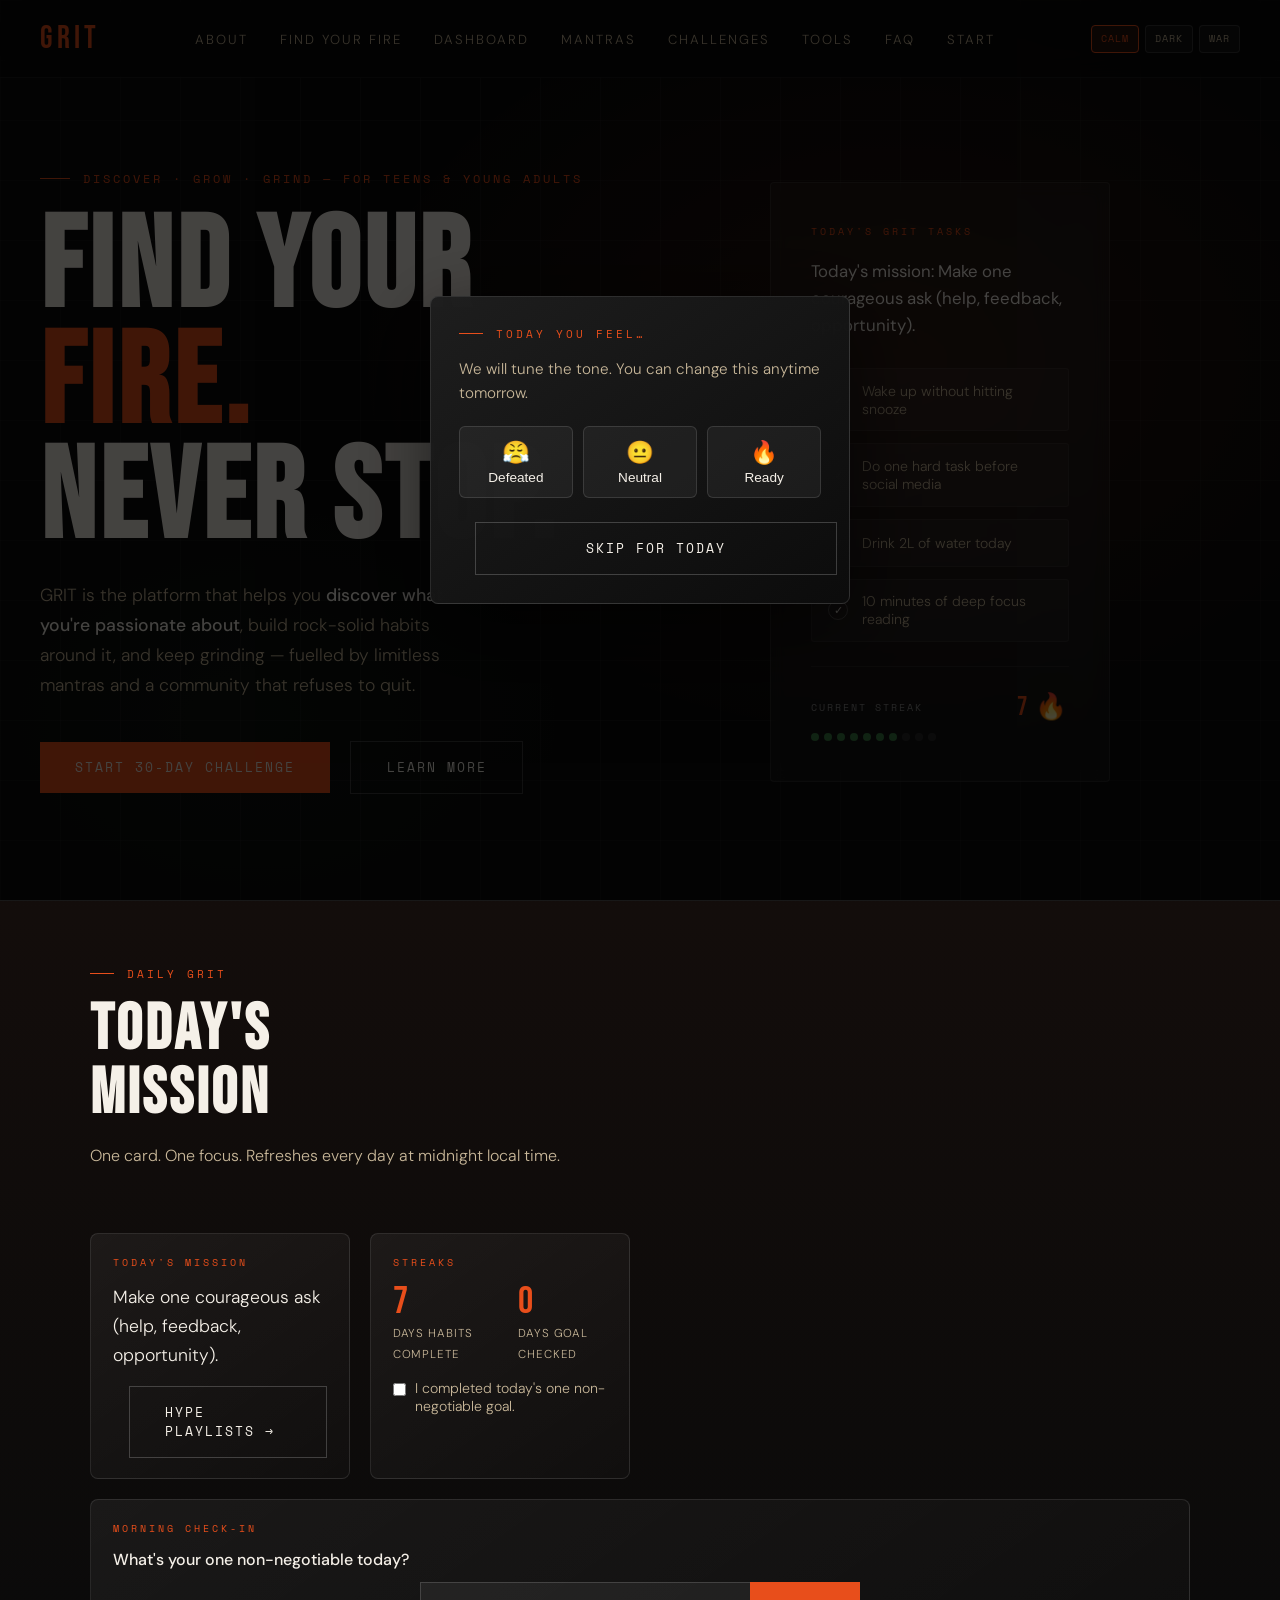
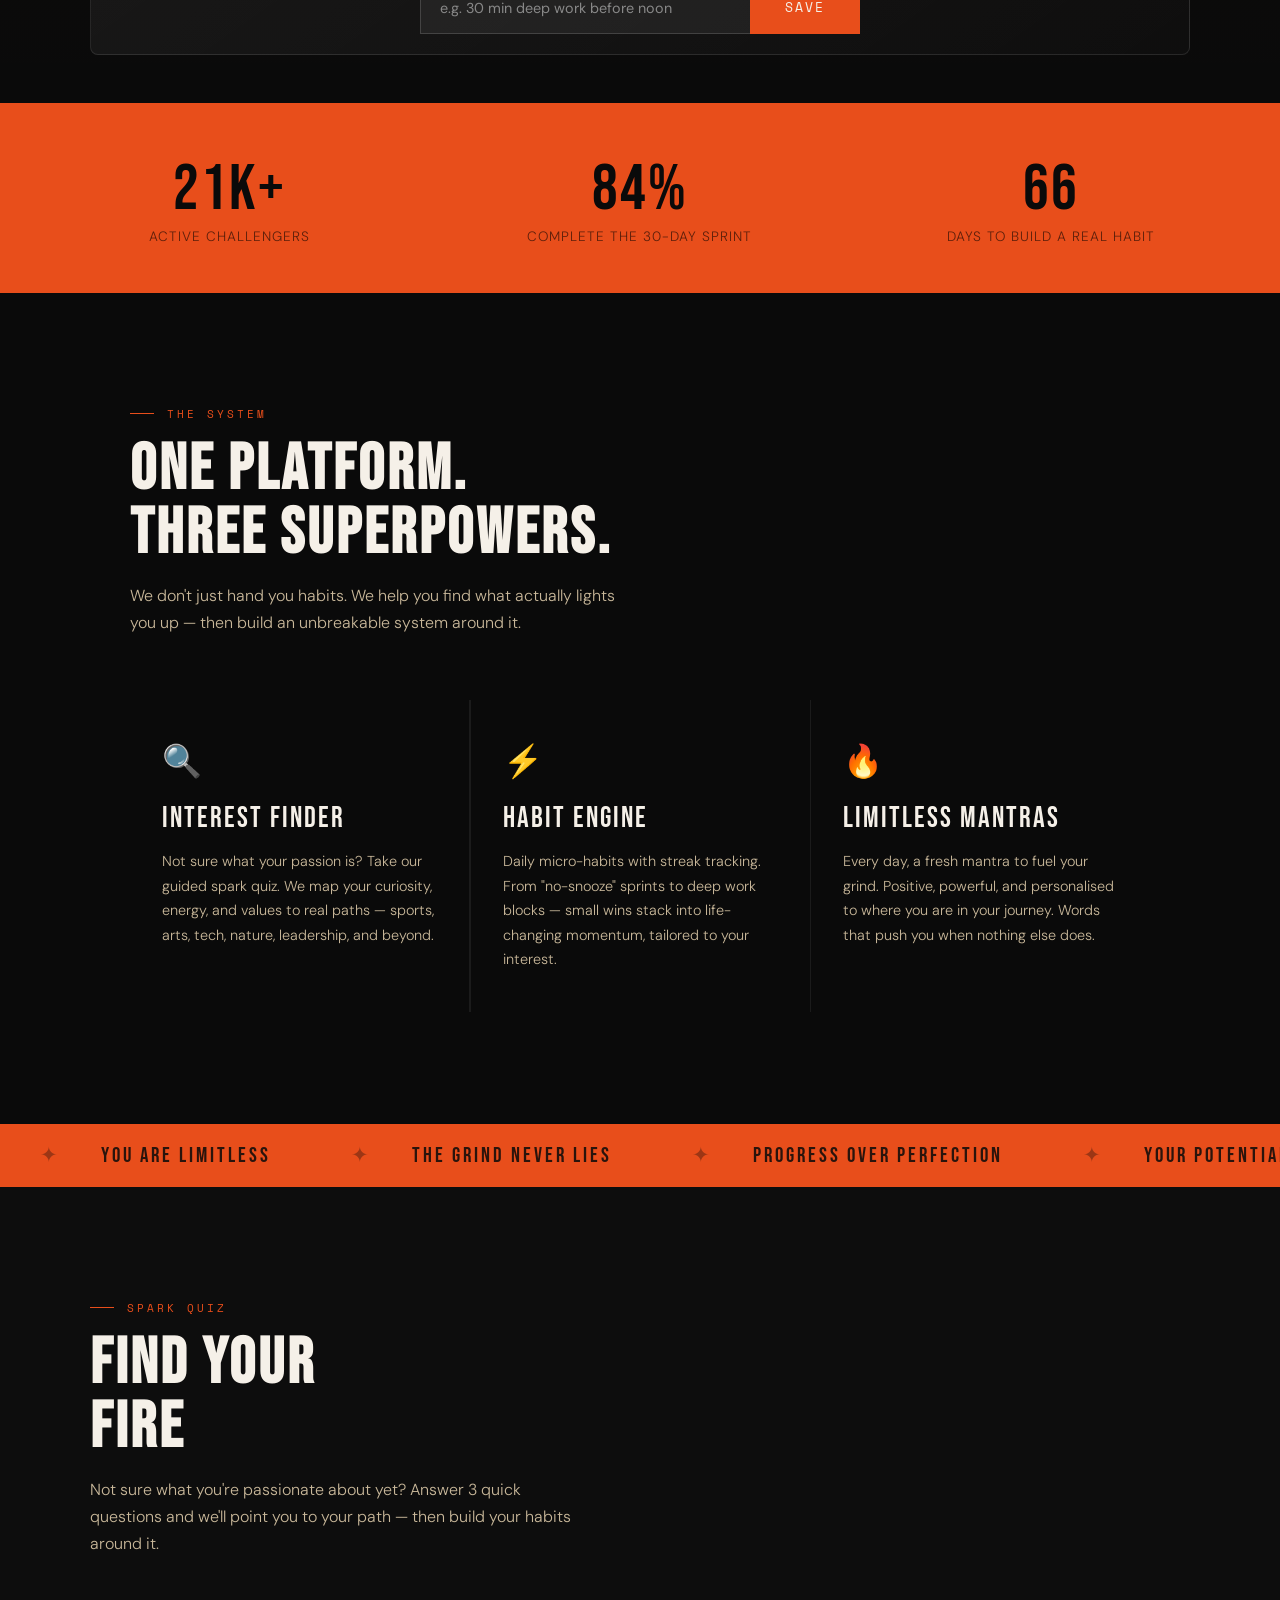
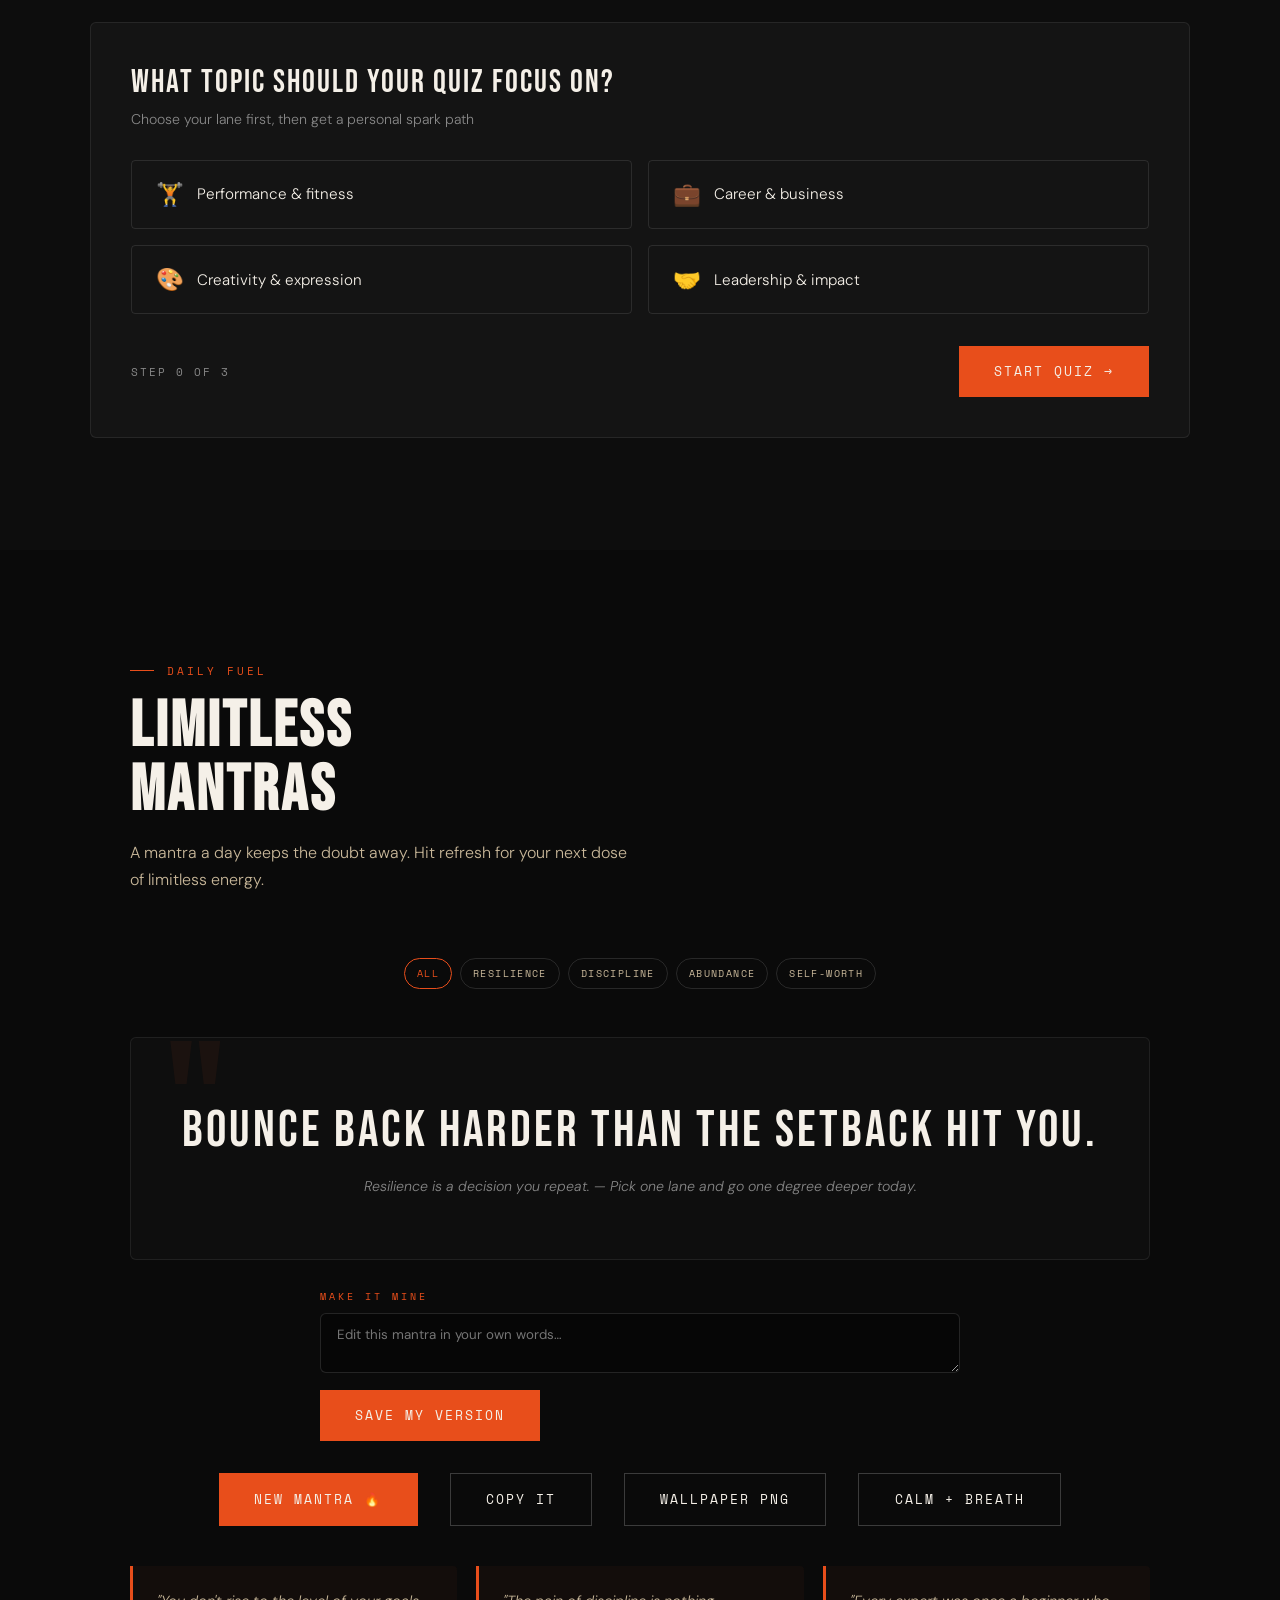
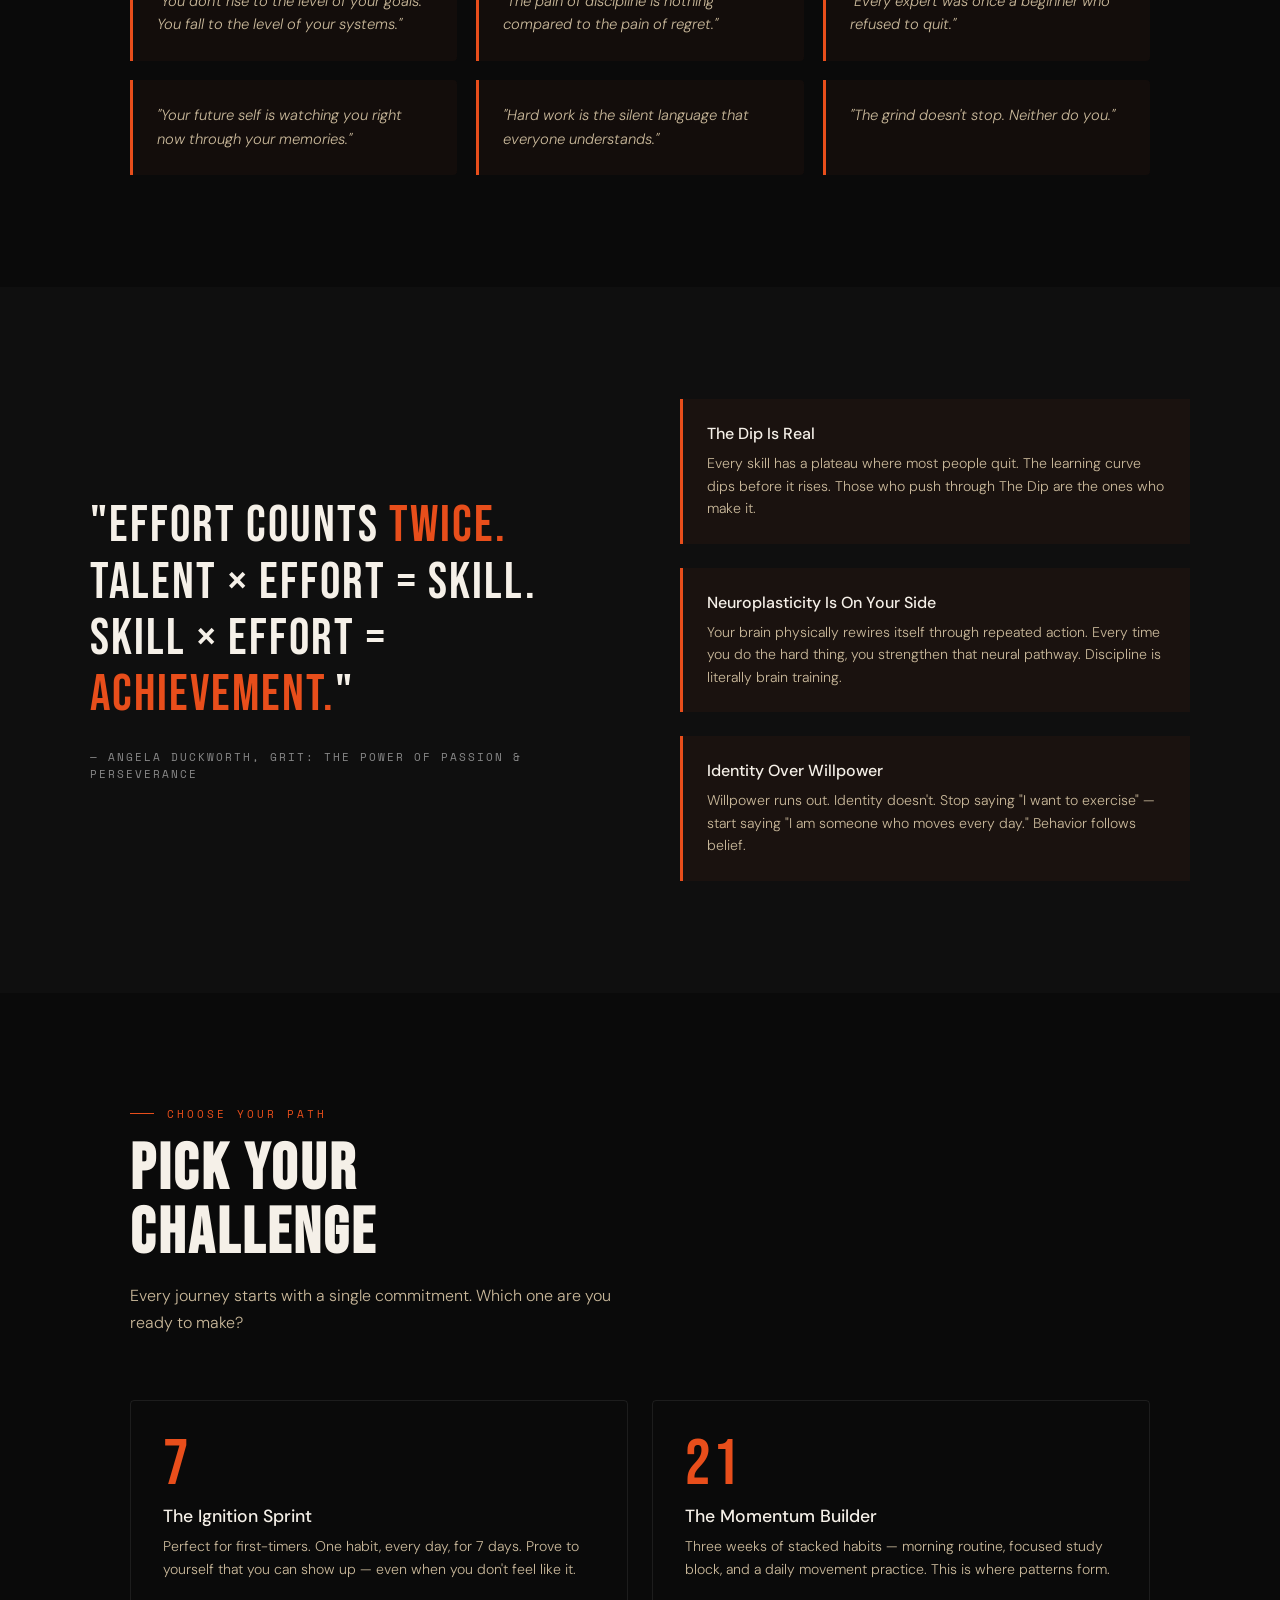
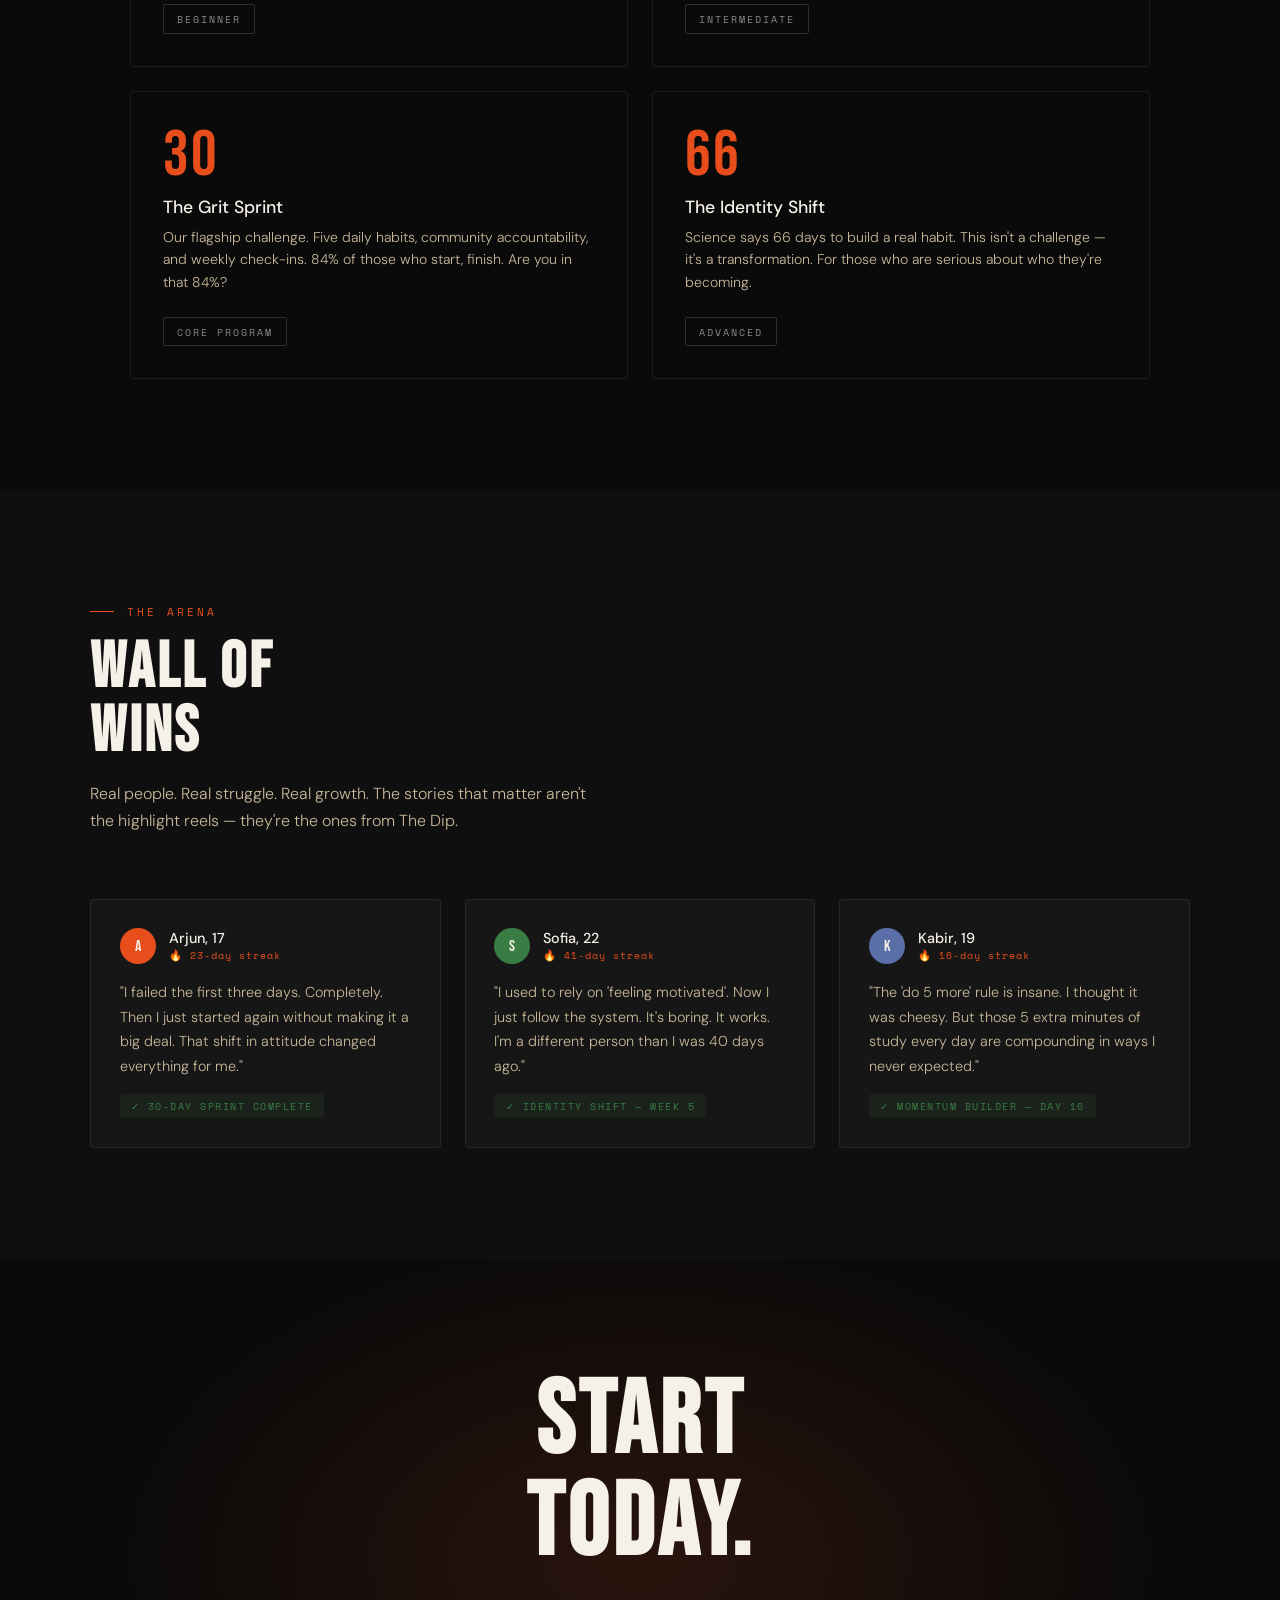
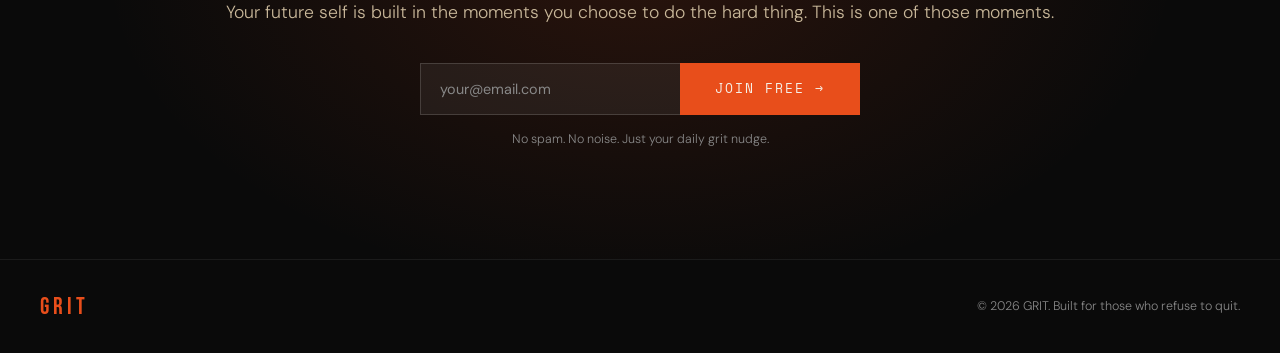
<file: index.html>
<!DOCTYPE html>
<html lang="en">
<head>
  
  <meta charset="UTF-8" />
  <meta name="viewport" content="width=device-width, initial-scale=1.0" />
  <title>GRIT — Find Your Fire. Never Stop.</title>

  <!-- Google Fonts -->
  <link rel="preconnect" href="https://fonts.googleapis.com" />
  <link
    href="https://fonts.googleapis.com/css2?family=Bebas+Neue&family=DM+Sans:ital,wght@0,300;0,400;0,500;1,300&family=Space+Mono&display=swap"
    rel="stylesheet"
  />

  <!-- Stylesheet -->
  <link rel="stylesheet" href="styles.css" />
</head>
<body>

<div class="mood-entry-modal" id="moodEntryModal" role="dialog" aria-modal="true" aria-labelledby="moodEntryTitle" aria-hidden="true">
  <div class="mood-entry-card">
    <div class="section-label" id="moodEntryTitle">Today you feel…</div>
    <p class="mood-entry-sub">We will tune the tone. You can change this anytime tomorrow.</p>
    <div class="mood-pick-row">
      <button type="button" class="mood-pick-btn" data-mood-pick="defeated"><span class="mood-emoji">😤</span> Defeated</button>
      <button type="button" class="mood-pick-btn" data-mood-pick="neutral"><span class="mood-emoji">😐</span> Neutral</button>
      <button type="button" class="mood-pick-btn" data-mood-pick="ready"><span class="mood-emoji">🔥</span> Ready</button>
    </div>
    <button type="button" class="btn-ghost mood-skip">Skip for today</button>
  </div>
</div>

<!-- ══════════════════════════════════════
     NAV
══════════════════════════════════════ -->
<nav>
  <a class="nav-logo" href="#">GRIT</a>
  <ul class="nav-links">
    <li><a href="#pillars">About</a></li>
    <li><a href="#interests">Find Your Fire</a></li>
    <li><a href="#daily-grit">Dashboard</a></li>
    <li><a href="#mantras">Mantras</a></li>
    <li><a href="#challenge">Challenges</a></li>
    <li><a href="tools.html">Tools</a></li>
    <li><a href="faq.html">FAQ</a></li>
    <li><a href="#cta">Start</a></li>
  </ul>
  <div class="nav-theme-toggle" id="themeToggle" aria-label="Theme">
    <button type="button" class="theme-chip" data-theme-set="default">Calm</button>
    <button type="button" class="theme-chip" data-theme-set="dark">Dark</button>
    <button type="button" class="theme-chip" data-theme-set="war">War</button>
  </div>
</nav>

<!-- ══════════════════════════════════════
     HERO
══════════════════════════════════════ -->
<section id="hero">
  <div class="hero-bg"></div>
  <div class="hero-bg-grid"></div>

  <div class="hero-left">
    <div class="hero-label">Discover · Grow · Grind — For Teens &amp; Young Adults</div>
    <h1>FIND YOUR<br><span>FIRE.</span><br>NEVER STOP.</h1>
    <p class="hero-sub">
      GRIT is the platform that helps you
      <strong style="color:var(--white);font-weight:500">discover what you're passionate about</strong>,
      build rock-solid habits around it, and keep grinding — fuelled by limitless mantras
      and a community that refuses to quit.
    </p>
    <div>
      <a href="#challenge" class="btn-primary">Start 30-Day Challenge</a>
      <a href="#pillars"   class="btn-ghost">Learn More</a>
    </div>
  </div>

  <div class="hero-right">
    <div class="hero-card">
      <div class="today-label">Today's Grit Tasks</div>
      <p class="today-task">Do 5 more reps when you feel like stopping. That's where growth lives.</p>

      <div class="habit-list" id="habitList">
        <div class="habit-item" onclick="toggleHabit(this)">
          <div class="habit-check">✓</div>
          <span class="habit-text">Wake up without hitting snooze</span>
        </div>
        <div class="habit-item" onclick="toggleHabit(this)">
          <div class="habit-check">✓</div>
          <span class="habit-text">Do one hard task before social media</span>
        </div>
        <div class="habit-item" onclick="toggleHabit(this)">
          <div class="habit-check">✓</div>
          <span class="habit-text">Drink 2L of water today</span>
        </div>
        <div class="habit-item" onclick="toggleHabit(this)">
          <div class="habit-check">✓</div>
          <span class="habit-text">10 minutes of deep focus reading</span>
        </div>
      </div>

      <div class="streak-bar">
        <div class="streak-row">
          <span class="streak-label">Current Streak</span>
          <span class="streak-count" id="streakCount">7 🔥</span>
        </div>
        <div class="streak-dots" id="streakDots"></div>
      </div>
    </div>
  </div>
</section>

<!-- ══════════════════════════════════════
     DAILY GRIT DASHBOARD
══════════════════════════════════════ -->
<section id="daily-grit">
  <div class="dashboard-inner">
    <div class="section-label">Daily Grit</div>
    <h2 class="section-title">TODAY'S<br>MISSION</h2>
    <p class="section-sub">One card. One focus. Refreshes every day at midnight local time.</p>
    <div class="dashboard-grid">
      <div class="dashboard-card mission-card">
        <div class="result-label">Today's mission</div>
        <p class="dashboard-mission-text" id="dashboardMission">—</p>
        <a href="tools.html#playlists" class="btn-ghost" style="margin-top:1rem;display:inline-block">Hype playlists →</a>
      </div>
      <div class="dashboard-card">
        <div class="result-label">Streaks</div>
        <div class="streak-pair">
          <div><span class="streak-big" id="dashboardStreakHabits">0</span><span class="streak-caption">days habits complete</span></div>
          <div><span class="streak-big" id="dashboardStreakGoals">0</span><span class="streak-caption">days goal checked</span></div>
        </div>
        <label class="daily-goal-check">
          <input type="checkbox" id="dailyGoalCheckbox" />
          <span>I completed today's one non-negotiable goal.</span>
        </label>
      </div>
      <div class="dashboard-card wide">
        <div class="result-label">Morning check-in</div>
        <p class="dashboard-prompt">What's your one non-negotiable today?</p>
        <div class="cta-input-row">
          <input class="cta-input" type="text" id="nonNegotiableInput" placeholder="e.g. 30 min deep work before noon" />
          <button type="button" class="btn-primary" id="nonNegotiableSave" style="white-space:nowrap">Save</button>
        </div>
      </div>
    </div>
  </div>
</section>

<!-- ══════════════════════════════════════
     STATS
══════════════════════════════════════ -->
<section id="stats">
  <div>
    <div class="stat-num">21K+</div>
    <div class="stat-desc">Active Challengers</div>
  </div>
  <div>
    <div class="stat-num">84%</div>
    <div class="stat-desc">Complete the 30-Day Sprint</div>
  </div>
  <div>
    <div class="stat-num">66</div>
    <div class="stat-desc">Days to Build a Real Habit</div>
  </div>
</section>

<!-- ══════════════════════════════════════
     PILLARS
══════════════════════════════════════ -->
<section id="pillars">
  <div class="section-label">The System</div>
  <h2 class="section-title">ONE PLATFORM.<br>THREE SUPERPOWERS.</h2>
  <p class="section-sub">
    We don't just hand you habits. We help you find what actually lights you up
    — then build an unbreakable system around it.
  </p>

  <div class="pillars-grid">
    <div class="pillar-card">
      <div class="pillar-icon">🔍</div>
      <div class="pillar-title">Interest Finder</div>
      <p class="pillar-desc">
        Not sure what your passion is? Take our guided spark quiz. We map your curiosity,
        energy, and values to real paths — sports, arts, tech, nature, leadership, and beyond.
      </p>
    </div>
    <div class="pillar-card">
      <div class="pillar-icon">⚡</div>
      <div class="pillar-title">Habit Engine</div>
      <p class="pillar-desc">
        Daily micro-habits with streak tracking. From "no-snooze" sprints to deep work blocks
        — small wins stack into life-changing momentum, tailored to your interest.
      </p>
    </div>
    <div class="pillar-card">
      <div class="pillar-icon">🔥</div>
      <div class="pillar-title">Limitless Mantras</div>
      <p class="pillar-desc">
        Every day, a fresh mantra to fuel your grind. Positive, powerful, and personalised
        to where you are in your journey. Words that push you when nothing else does.
      </p>
    </div>
  </div>
</section>

<!-- ══════════════════════════════════════
     MANTRA TICKER
══════════════════════════════════════ -->
<div id="mantra-ticker">
  <div class="ticker-track">
    <span class="ticker-item">You are limitless</span>
    <span class="ticker-item">The grind never lies</span>
    <span class="ticker-item">Progress over perfection</span>
    <span class="ticker-item">Your potential is infinite</span>
    <span class="ticker-item">One more rep. One more page. One more day.</span>
    <span class="ticker-item">Winners are made in the moments nobody sees</span>
    <span class="ticker-item">Discipline is freedom</span>
    <span class="ticker-item">You become what you repeatedly do</span>
    <!-- duplicate set for seamless loop -->
    <span class="ticker-item">You are limitless</span>
    <span class="ticker-item">The grind never lies</span>
    <span class="ticker-item">Progress over perfection</span>
    <span class="ticker-item">Your potential is infinite</span>
    <span class="ticker-item">One more rep. One more page. One more day.</span>
    <span class="ticker-item">Winners are made in the moments nobody sees</span>
    <span class="ticker-item">Discipline is freedom</span>
    <span class="ticker-item">You become what you repeatedly do</span>
  </div>
</div>

<!-- ══════════════════════════════════════
     INTEREST FINDER / SPARK QUIZ
══════════════════════════════════════ -->
<section id="interests">
  <div class="interests-inner">
    <div class="section-label">Spark Quiz</div>
    <h2 class="section-title">FIND YOUR<br>FIRE</h2>
    <p class="section-sub">
      Not sure what you're passionate about yet? Answer 3 quick questions and we'll
      point you to your path — then build your habits around it.
    </p>

    <div class="interest-quiz">

      <!-- Step 0 -->
      <div class="quiz-step active" id="step0">
        <div class="quiz-q">What topic should your quiz focus on?</div>
        <div class="quiz-hint">Choose your lane first, then get a personal spark path</div>
        <div class="quiz-options">
          <div class="quiz-opt" onclick="selectQuizTopic(this,'performance')">
            <span class="quiz-opt-icon">🏋️</span> Performance & fitness
          </div>
          <div class="quiz-opt" onclick="selectQuizTopic(this,'career')">
            <span class="quiz-opt-icon">💼</span> Career & business
          </div>
          <div class="quiz-opt" onclick="selectQuizTopic(this,'creativity')">
            <span class="quiz-opt-icon">🎨</span> Creativity & expression
          </div>
          <div class="quiz-opt" onclick="selectQuizTopic(this,'leadership')">
            <span class="quiz-opt-icon">🤝</span> Leadership & impact
          </div>
        </div>
        <div class="quiz-nav">
          <span class="quiz-progress">STEP 0 OF 3</span>
          <button class="btn-primary" onclick="nextStep(1)">Start Quiz →</button>
        </div>
      </div>

      <!-- Step 1 -->
      <div class="quiz-step" id="step1">
        <div class="quiz-q"></div>
        <div class="quiz-hint"></div>
        <div class="quiz-options"></div>
        <div class="quiz-nav">
          <span class="quiz-progress">STEP 1 OF 3</span>
          <button class="btn-primary" onclick="nextStep(2)">Next →</button>
        </div>
      </div>

      <!-- Step 2 -->
      <div class="quiz-step" id="step2">
        <div class="quiz-q"></div>
        <div class="quiz-hint"></div>
        <div class="quiz-options"></div>
        <div class="quiz-nav">
          <span class="quiz-progress">STEP 2 OF 3</span>
          <button class="btn-primary" onclick="nextStep(3)">Next →</button>
        </div>
      </div>

      <!-- Step 3 -->
      <div class="quiz-step" id="step3">
        <div class="quiz-q"></div>
        <div class="quiz-hint"></div>
        <div class="quiz-options"></div>
        <div class="quiz-nav">
          <span class="quiz-progress">STEP 3 OF 3</span>
          <button class="btn-primary" onclick="showResult()">Reveal My Path 🔥</button>
        </div>
      </div>

      <!-- Result -->
      <div class="quiz-result" id="quizResult">
        <div class="result-label">Your Spark Path</div>
        <div class="result-title" id="resultTitle">THE ATHLETE</div>
        <p class="result-desc" id="resultDesc"></p>
        <div class="result-habits" id="resultHabits"></div>
        <button class="btn-primary" onclick="resetQuiz()">Retake Quiz</button>
        <a href="#challenge" class="btn-ghost" style="margin-left:1rem">Start My Challenge →</a>
      </div>

    </div>
  </div>
</section>

<!-- ══════════════════════════════════════
     MANTRAS
══════════════════════════════════════ -->
<section id="mantras">
  <div class="section-label">Daily Fuel</div>
  <h2 class="section-title">LIMITLESS<br>MANTRAS</h2>
  <p class="section-sub">A mantra a day keeps the doubt away. Hit refresh for your next dose of limitless energy.</p>

  <div class="mantra-cat-row" id="mantraCategoryChips">
    <button type="button" class="mantra-chip active" data-mantra-cat="all">All</button>
    <button type="button" class="mantra-chip" data-mantra-cat="resilience">Resilience</button>
    <button type="button" class="mantra-chip" data-mantra-cat="discipline">Discipline</button>
    <button type="button" class="mantra-chip" data-mantra-cat="abundance">Abundance</button>
    <button type="button" class="mantra-chip" data-mantra-cat="self-worth">Self-worth</button>
  </div>

  <div class="mantra-display">
    <div class="mantra-text" id="mantraText">YOUR ONLY COMPETITION IS WHO YOU WERE YESTERDAY.</div>
    <div class="mantra-sub"  id="mantraSub">On days it feels impossible — this is the truth.</div>
  </div>

  <div class="mantra-personal-block">
    <label class="result-label" for="mantraPersonalInput">Make it mine</label>
    <textarea id="mantraPersonalInput" class="mantra-personal-ta" rows="2" placeholder="Edit this mantra in your own words…"></textarea>
    <button type="button" class="btn-primary" onclick="savePersonalMantra()">Save my version</button>
  </div>

  <div class="mantra-controls">
    <button class="btn-primary" onclick="nextMantra()">New Mantra 🔥</button>
    <button class="btn-ghost"   onclick="copyMantra()">Copy It</button>
    <button class="btn-ghost" type="button" onclick="downloadMantraWallpaper()">Wallpaper PNG</button>
    <a href="mantras-calm.html" class="btn-ghost">Calm + Breath</a>
  </div>

  <div class="mantra-grid">
    <div class="mantra-card">"You don't rise to the level of your goals. You fall to the level of your systems."</div>
    <div class="mantra-card">"The pain of discipline is nothing compared to the pain of regret."</div>
    <div class="mantra-card">"Every expert was once a beginner who refused to quit."</div>
    <div class="mantra-card">"Your future self is watching you right now through your memories."</div>
    <div class="mantra-card">"Hard work is the silent language that everyone understands."</div>
    <div class="mantra-card">"The grind doesn't stop. Neither do you."</div>
  </div>
</section>

<!-- ══════════════════════════════════════
     SCIENCE
══════════════════════════════════════ -->
<section id="science">
  <div class="science-inner">
    <div>
      <div class="science-quote">
        "Effort counts <em>twice.</em> Talent × Effort = Skill.
        Skill × Effort = <em>Achievement.</em>"
      </div>
      <div class="science-attr">— Angela Duckworth, Grit: The Power of Passion &amp; Perseverance</div>
    </div>
    <div class="science-facts">
      <div class="fact-card">
        <div class="fact-title">The Dip Is Real</div>
        <div class="fact-body">
          Every skill has a plateau where most people quit. The learning curve dips before it rises.
          Those who push through The Dip are the ones who make it.
        </div>
      </div>
      <div class="fact-card">
        <div class="fact-title">Neuroplasticity Is On Your Side</div>
        <div class="fact-body">
          Your brain physically rewires itself through repeated action. Every time you do the hard thing,
          you strengthen that neural pathway. Discipline is literally brain training.
        </div>
      </div>
      <div class="fact-card">
        <div class="fact-title">Identity Over Willpower</div>
        <div class="fact-body">
          Willpower runs out. Identity doesn't. Stop saying "I want to exercise" — start saying
          "I am someone who moves every day." Behavior follows belief.
        </div>
      </div>
    </div>
  </div>
</section>

<!-- ══════════════════════════════════════
     CHALLENGES
══════════════════════════════════════ -->
<section id="challenge">
  <div class="section-label">Choose Your Path</div>
  <h2 class="section-title">PICK YOUR<br>CHALLENGE</h2>
  <p class="section-sub">Every journey starts with a single commitment. Which one are you ready to make?</p>

  <div class="challenge-grid">
    <div class="challenge-card" onclick="window.location.href='challenge-7.html'">
      <div class="ch-days">7</div>
      <div class="ch-title">The Ignition Sprint</div>
      <p class="ch-desc">
        Perfect for first-timers. One habit, every day, for 7 days.
        Prove to yourself that you can show up — even when you don't feel like it.
      </p>
      <span class="ch-tag">Beginner</span>
    </div>
    <div class="challenge-card" onclick="window.location.href='challenge-21.html'">
      <div class="ch-days">21</div>
      <div class="ch-title">The Momentum Builder</div>
      <p class="ch-desc">
        Three weeks of stacked habits — morning routine, focused study block,
        and a daily movement practice. This is where patterns form.
      </p>
      <span class="ch-tag">Intermediate</span>
    </div>
    <div class="challenge-card" onclick="window.location.href='challenge-30.html'">
      <div class="ch-days">30</div>
      <div class="ch-title">The Grit Sprint</div>
      <p class="ch-desc">
        Our flagship challenge. Five daily habits, community accountability, and weekly check-ins.
        84% of those who start, finish. Are you in that 84%?
      </p>
      <span class="ch-tag">Core Program</span>
    </div>
    <div class="challenge-card" onclick="window.location.href='challenge-66.html'">
      <div class="ch-days">66</div>
      <div class="ch-title">The Identity Shift</div>
      <p class="ch-desc">
        Science says 66 days to build a real habit. This isn't a challenge — it's a transformation.
        For those who are serious about who they're becoming.
      </p>
      <span class="ch-tag">Advanced</span>
    </div>
  </div>
</section>

<!-- ══════════════════════════════════════
     WALL OF WINS
══════════════════════════════════════ -->
<section id="wins">
  <div class="wins-inner">
    <div class="section-label">The Arena</div>
    <h2 class="section-title">WALL OF<br>WINS</h2>
    <p class="section-sub">
      Real people. Real struggle. Real growth.
      The stories that matter aren't the highlight reels — they're the ones from The Dip.
    </p>

    <div class="wins-grid">
      <div class="win-card">
        <div class="win-meta">
          <div class="win-avatar">A</div>
          <div>
            <div class="win-name">Arjun, 17</div>
            <div class="win-streak">🔥 23-day streak</div>
          </div>
        </div>
        <p class="win-text">
          "I failed the first three days. Completely. Then I just started again without making it a
          big deal. That shift in attitude changed everything for me."
        </p>
        <span class="win-badge">✓ 30-Day Sprint Complete</span>
      </div>

      <div class="win-card">
        <div class="win-meta">
          <div class="win-avatar" style="background:var(--green)">S</div>
          <div>
            <div class="win-name">Sofia, 22</div>
            <div class="win-streak">🔥 41-day streak</div>
          </div>
        </div>
        <p class="win-text">
          "I used to rely on 'feeling motivated'. Now I just follow the system. It's boring.
          It works. I'm a different person than I was 40 days ago."
        </p>
        <span class="win-badge">✓ Identity Shift — Week 5</span>
      </div>

      <div class="win-card">
        <div class="win-meta">
          <div class="win-avatar" style="background:#5a6fa8">K</div>
          <div>
            <div class="win-name">Kabir, 19</div>
            <div class="win-streak">🔥 16-day streak</div>
          </div>
        </div>
        <p class="win-text">
          "The 'do 5 more' rule is insane. I thought it was cheesy. But those 5 extra minutes of
          study every day are compounding in ways I never expected."
        </p>
        <span class="win-badge">✓ Momentum Builder — Day 16</span>
      </div>
    </div>
  </div>
</section>

<!-- ══════════════════════════════════════
     CTA
══════════════════════════════════════ -->
<section id="cta">
  <div class="cta-bg"></div>
  <div class="cta-inner">
    <h2 class="cta-title">START<br>TODAY.</h2>
    <p class="cta-sub">
      Your future self is built in the moments you choose to do the hard thing.
      This is one of those moments.
    </p>
    <div class="cta-input-row">
      <input class="cta-input" type="email" placeholder="your@email.com" />
      <button class="btn-primary" style="white-space:nowrap" onclick="(function(btn){var input=document.querySelector('#cta .cta-input');var e=(input&&input.value||'').trim();window.location.href='join-options.html'+(e?('?email='+encodeURIComponent(e)):'');})(this)">Join Free →</button>
    </div>
    <p class="cta-note">No spam. No noise. Just your daily grit nudge.</p>
  </div>
</section>

<!-- ══════════════════════════════════════
     FOOTER
══════════════════════════════════════ -->
<footer>
  <div class="footer-logo">GRIT</div>
  <div class="footer-copy">© 2026 GRIT. Built for those who refuse to quit.</div>
</footer>

<!-- JavaScript -->
<script src="main.js?v=20260514"></script>

</body>
</html>
</file>
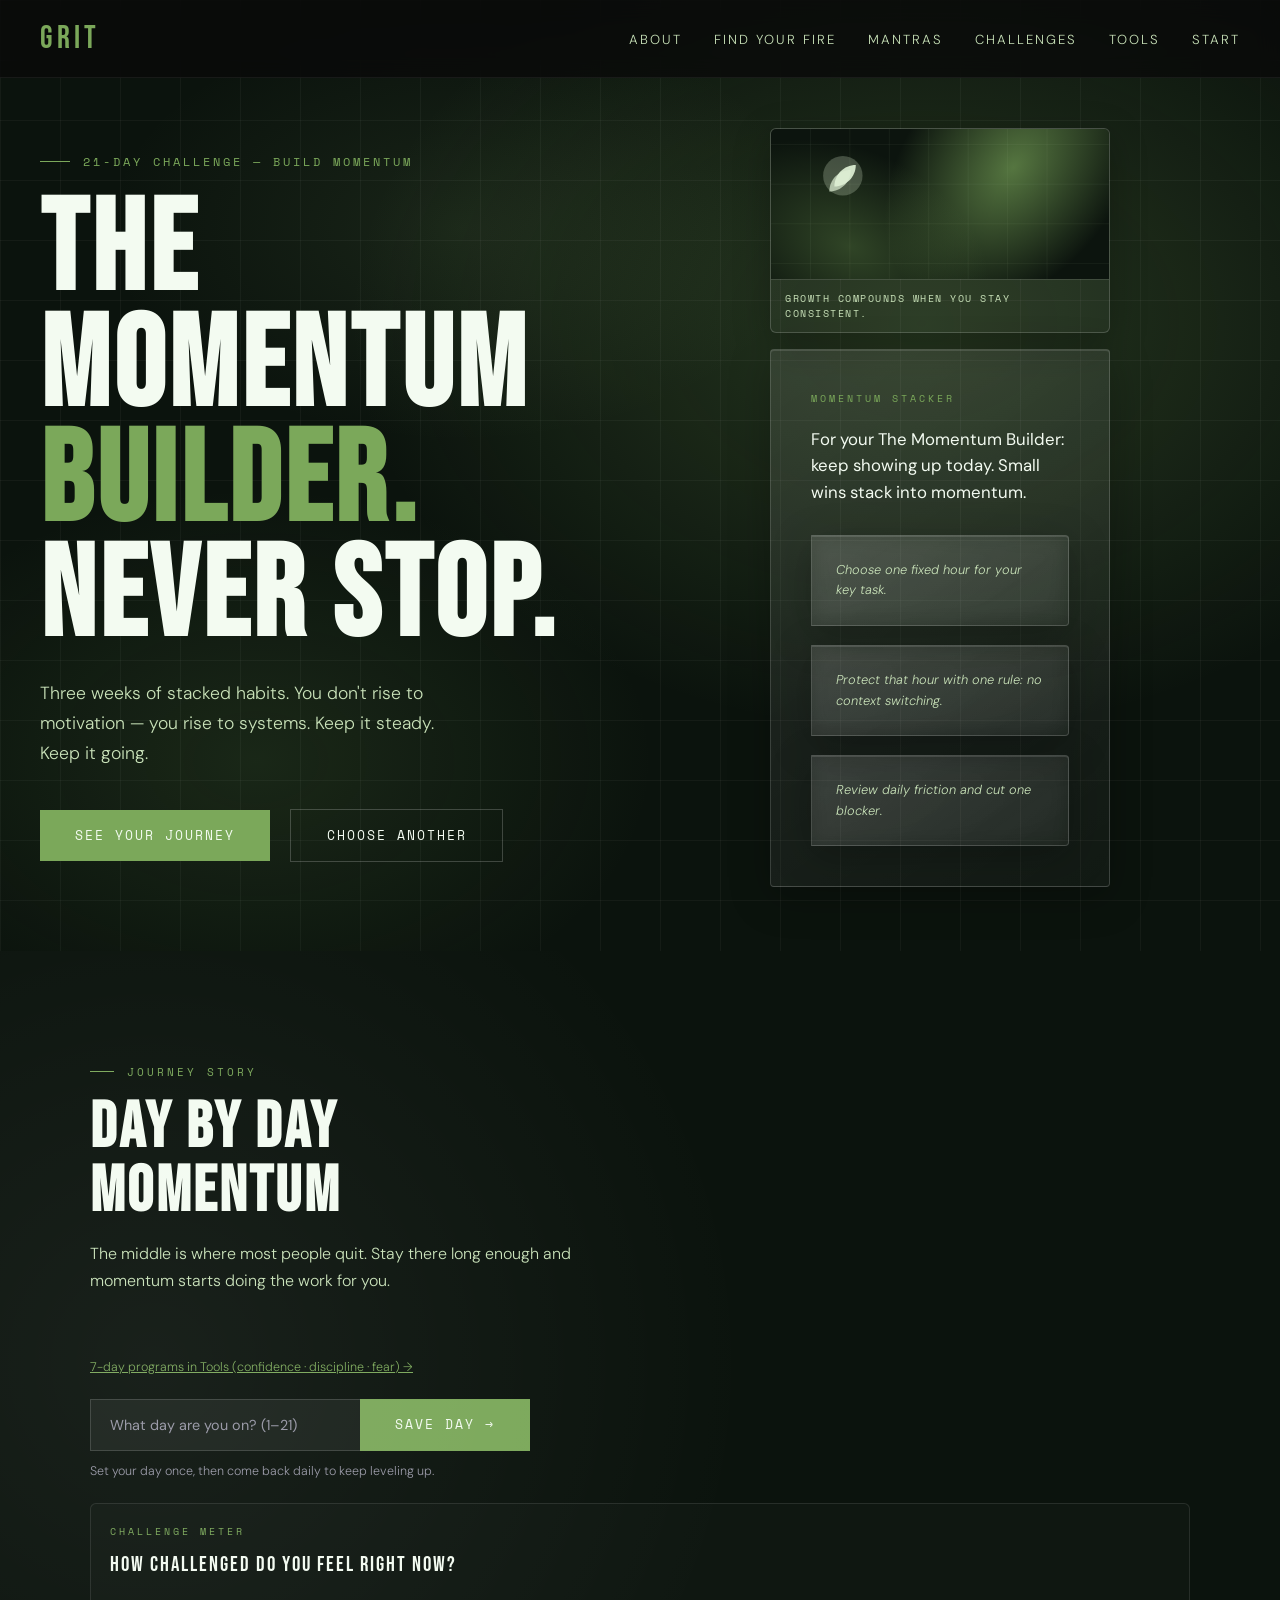
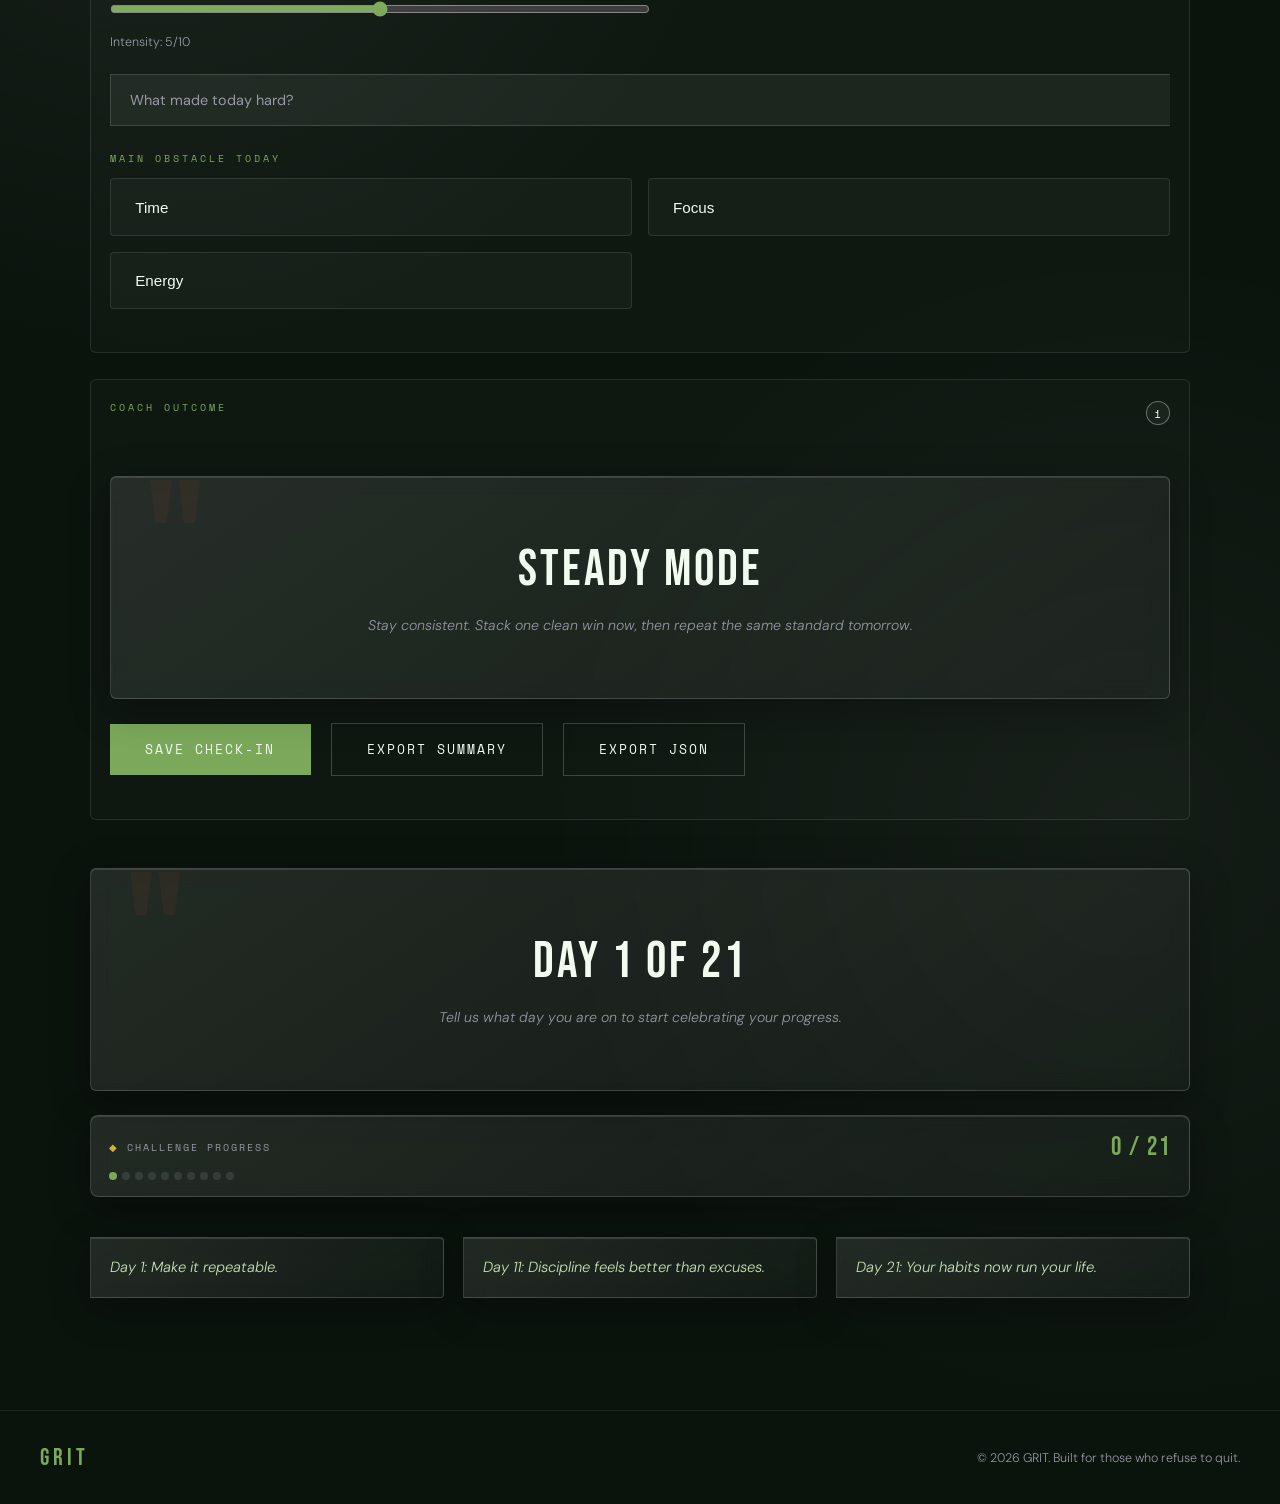
<file: challenge-21.html>
<!DOCTYPE html>
<html lang="en">
<head>
  <meta charset="UTF-8" />
  <meta name="viewport" content="width=device-width, initial-scale=1.0" />
  <title>GRIT — 21-Day Momentum Builder</title>

  <!-- Google Fonts -->
  <link rel="preconnect" href="https://fonts.googleapis.com" />
  <link
    href="https://fonts.googleapis.com/css2?family=Bebas+Neue&family=DM+Sans:ital,wght@0,300;0,400;0,500;1,300&family=Space+Mono&display=swap"
    rel="stylesheet"
  />

  <!-- Stylesheet -->
  <link rel="stylesheet" href="styles.css" />
</head>

<body data-challenge-days="21" data-challenge-title="The Momentum Builder">

  <!-- ══════════════════════════════════════
       NAV
  ═══════════════════════════════════════ -->
  <nav>
    <a class="nav-logo" href="index.html">GRIT</a>
    <ul class="nav-links">
      <li><a href="index.html#pillars">About</a></li>
      <li><a href="index.html#interests">Find Your Fire</a></li>
      <li><a href="index.html#mantras">Mantras</a></li>
      <li><a href="index.html#challenge">Challenges</a></li>
      <li><a href="tools.html">Tools</a></li>
      <li><a href="index.html#cta">Start</a></li>
    </ul>
  </nav>

  <!-- ══════════════════════════════════════
       HERO
  ═══════════════════════════════════════ -->
  <section id="hero">
    <div class="hero-bg"></div>
    <div class="hero-bg-grid"></div>

    <div class="hero-left">
      <div class="hero-label">21-Day Challenge — Build Momentum</div>
      <h1>THE MOMENTUM<br><span>BUILDER.</span><br>NEVER STOP.</h1>
      <p class="hero-sub">
        Three weeks of stacked habits. You don't rise to motivation — you rise to systems.
        Keep it steady. Keep it going.
      </p>
      <div>
        <a href="#journey-story" class="btn-primary">See Your Journey</a>
        <a href="#" class="btn-ghost choose-another-trigger">Choose Another</a>
      </div>
    </div>

    <div class="hero-right">
      <div class="challenge-visual">
        <img src="assets/challenge-art/momentum-moss.svg" alt="Momentum builder original visual" />
        <div class="challenge-visual-caption">Growth compounds when you stay consistent.</div>
      </div>
      <div class="hero-card challenge-side-card">
        <div class="today-label">Momentum Stacker</div>
        <p class="today-task">Build consistency through a repeatable loop: plan, execute, review, adjust.</p>
        <div class="mantra-grid">
          <div class="mantra-card">Choose one fixed hour for your key task.</div>
          <div class="mantra-card">Protect that hour with one rule: no context switching.</div>
          <div class="mantra-card">Review daily friction and cut one blocker.</div>
        </div>
      </div>
    </div>
  </section>

  <!-- ══════════════════════════════════════
       JOURNEY STORY
  ═══════════════════════════════════════ -->
  <section id="journey-story">
    <div class="journey-inner">
      <div class="section-label">Journey Story</div>
      <h2 class="section-title">DAY BY DAY<br>MOMENTUM</h2>
      <p class="section-sub">
        The middle is where most people quit. Stay there long enough and momentum starts doing
        the work for you.
      </p>
      <p class="cta-note" style="margin-top:0.75rem"><a href="tools.html#weekly" style="color:var(--orange)">7-day programs in Tools (confidence · discipline · fear) →</a></p>

      <div class="journey-day-row">
        <div class="cta-input-row">
          <input
            class="cta-input"
            id="challengeDayInput"
            type="number"
            min="1"
            max="21"
            placeholder="What day are you on? (1–21)"
          />
          <button class="btn-primary" id="challengeDaySave" style="white-space:nowrap">Save Day →</button>
        </div>
        <p class="cta-note" id="challengeDayHint">Set your day once, then come back daily to keep leveling up.</p>
      </div>

      <div class="journey-module" data-module="meter">
        <div class="result-label">Challenge Meter</div>
        <div class="quiz-q">How challenged do you feel right now?</div>
        <div class="journey-day-row">
          <input id="challengeMeterInput" type="range" min="0" max="10" value="5" />
          <p class="cta-note">Intensity: <span id="challengeMeterValue">5</span>/10</p>
        </div>
        <div class="journey-day-row">
          <input
            class="cta-input"
            id="challengeCauseInput"
            type="text"
            placeholder="What made today hard?"
          />
        </div>
        <div class="journey-day-row">
          <div class="result-label">Main obstacle today</div>
          <div class="quiz-options">
            <button class="quiz-opt" type="button" data-obstacle="time">Time</button>
            <button class="quiz-opt" type="button" data-obstacle="focus">Focus</button>
            <button class="quiz-opt" type="button" data-obstacle="energy">Energy</button>
          </div>
        </div>
      </div>

      <div class="journey-module">
        <div class="coach-head-row">
          <div class="result-label">Coach Outcome</div>
          <button class="coach-info-btn" id="coachInfoBtn" type="button" aria-label="How coach outcome works">i</button>
        </div>
        <div class="coach-info-pop" id="coachInfoPop" hidden>
          Coach Outcome uses your day, mood/check-in inputs, challenge pressure, and wins to set a mode:
          <strong>Push</strong>, <strong>Steady</strong>, or <strong>Recover</strong>. Save a check-in first, then export.
        </div>
        <div class="mantra-display">
          <div class="mantra-text" id="coachMode">STEADY MODE</div>
          <div class="mantra-sub" id="coachAdvice">Answer the check-in to get your tailored coaching message.</div>
        </div>
        <div class="journey-day-row">
          <button class="btn-primary" id="coachSaveBtn" type="button">Save Check-In</button>
          <button class="btn-ghost" id="exportSummaryBtn" type="button">Export Summary</button>
          <button class="btn-ghost" id="exportJsonBtn" type="button">Export JSON</button>
        </div>
      </div>

      <div class="mantra-display">
        <div class="mantra-text" id="journeyDayTitle">DAY 1 OF 21</div>
        <div class="mantra-sub" id="journeyPrompt">Stack small wins. Daily.</div>
      </div>

      <div class="streak-bar">
        <div class="streak-row">
          <span class="streak-label">Challenge Progress</span>
          <span class="streak-count" id="journeyProgressCount">0 / 21</span>
        </div>
        <div class="streak-dots" id="journeyDots"></div>
      </div>

      <div class="mantra-grid">
        <div class="mantra-card" id="journeyMilestone1"></div>
        <div class="mantra-card" id="journeyMilestone2"></div>
        <div class="mantra-card" id="journeyMilestone3"></div>
      </div>
    </div>
  </section>

  <!-- ══════════════════════════════════════
       FOOTER
  ═══════════════════════════════════════ -->
  <footer>
    <div class="footer-logo">GRIT</div>
    <div class="footer-copy">© 2026 GRIT. Built for those who refuse to quit.</div>
  </footer>

  <div class="challenge-carousel-modal" id="challengeCarouselModal" aria-hidden="true">
    <div class="challenge-carousel-shell">
      <button class="btn-ghost challenge-carousel-close" type="button" aria-label="Close carousel">×</button>
      <div class="section-label">Choose Your Next Challenge</div>
      <div class="challenge-carousel-track" id="challengeCarouselTrack">
        <a class="challenge-carousel-card tint-blue" href="challenge-7.html"><span>7 Days</span> Ignition Sprint</a>
        <a class="challenge-carousel-card tint-moss" href="challenge-21.html"><span>21 Days</span> Momentum Builder</a>
        <a class="challenge-carousel-card tint-maroon" href="challenge-30.html"><span>30 Days</span> Grit Sprint</a>
        <a class="challenge-carousel-card tint-deep-maroon" href="challenge-66.html"><span>66 Days</span> Identity Shift</a>
      </div>
    </div>
  </div>

  <script src="main.js?v=20260514"></script>
</body>

</html>
</file>
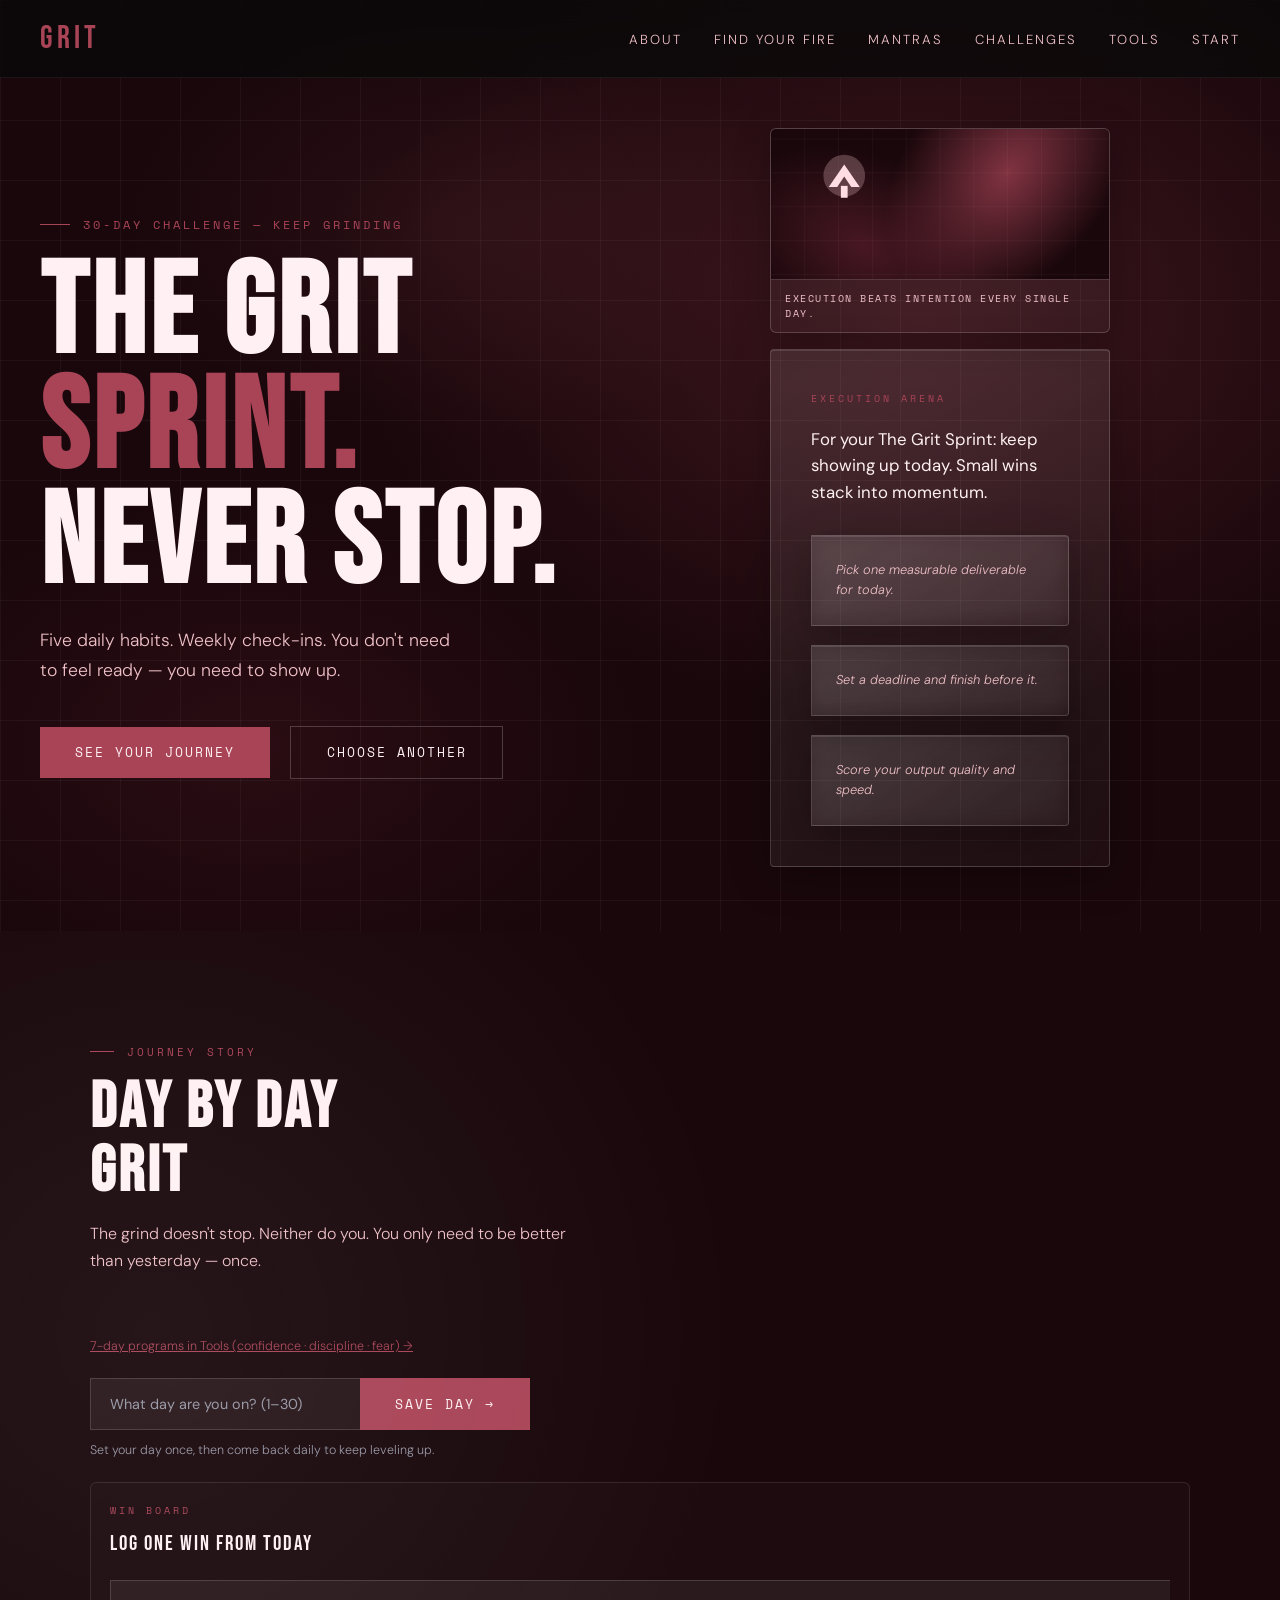
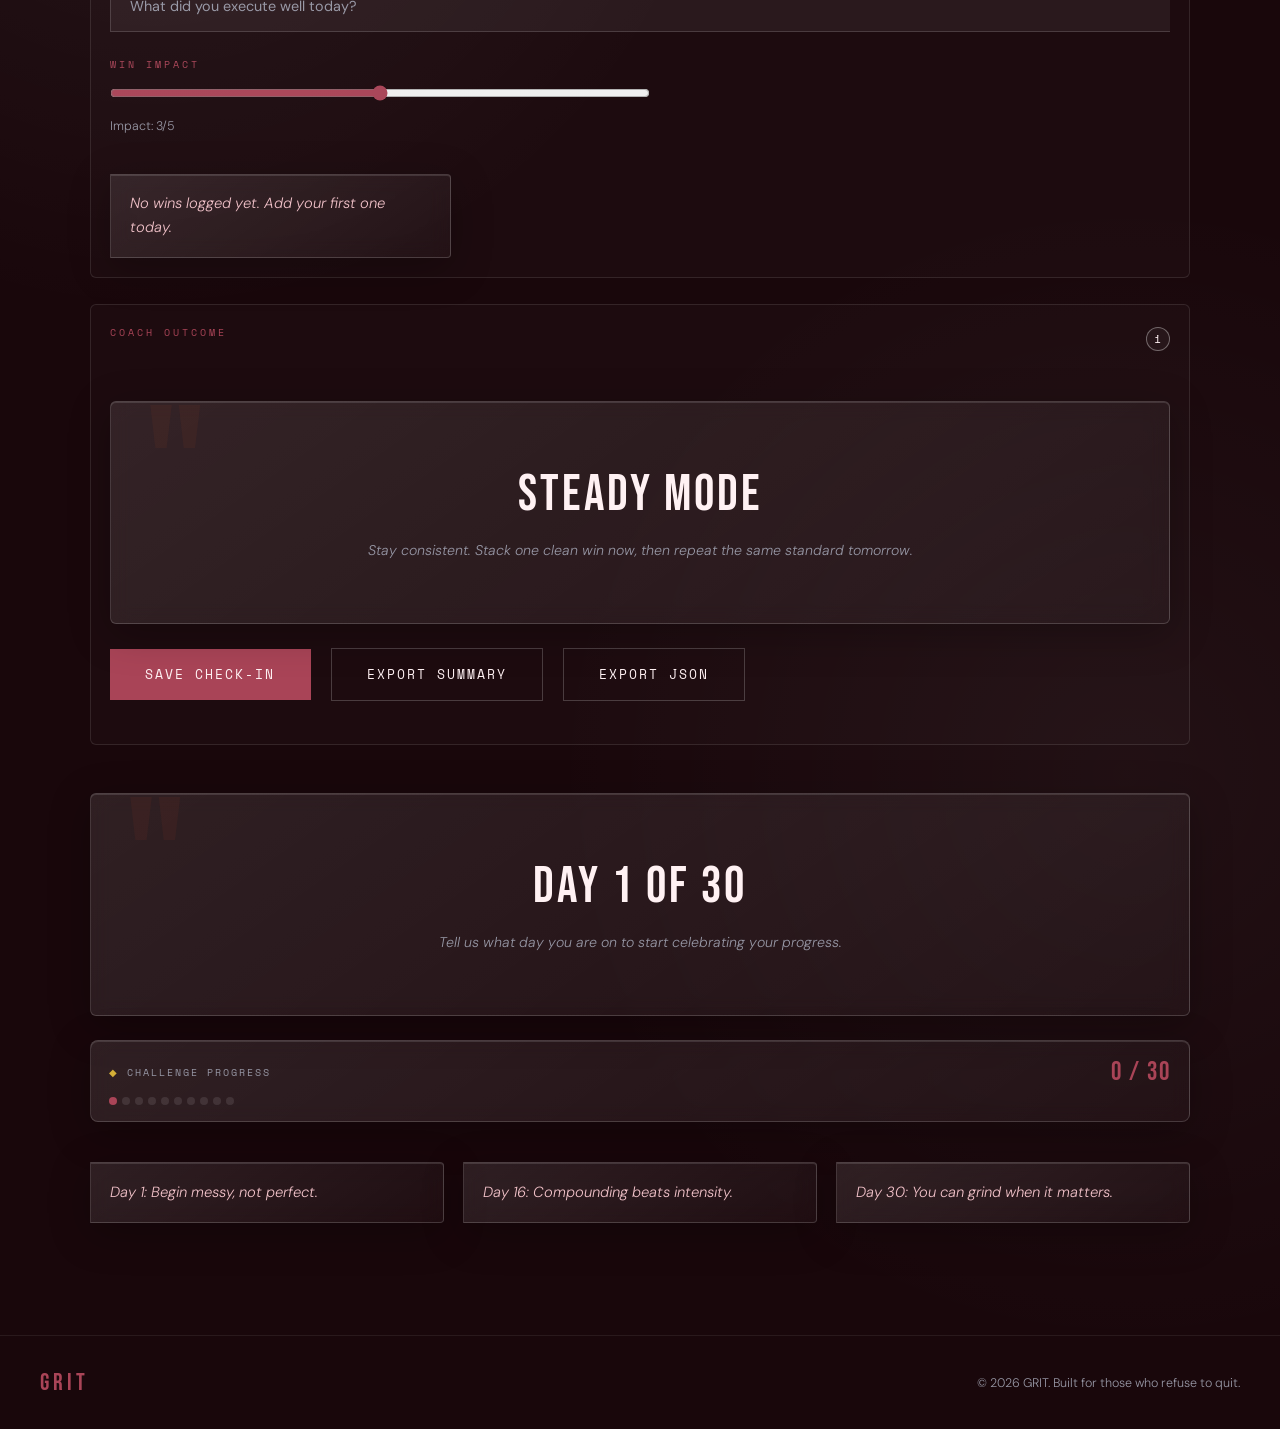
<file: challenge-30.html>
<!DOCTYPE html>
<html lang="en">
<head>
  <meta charset="UTF-8" />
  <meta name="viewport" content="width=device-width, initial-scale=1.0" />
  <title>GRIT — 30-Day Grit Sprint</title>

  <!-- Google Fonts -->
  <link rel="preconnect" href="https://fonts.googleapis.com" />
  <link
    href="https://fonts.googleapis.com/css2?family=Bebas+Neue&family=DM+Sans:ital,wght@0,300;0,400;0,500;1,300&family=Space+Mono&display=swap"
    rel="stylesheet"
  />

  <!-- Stylesheet -->
  <link rel="stylesheet" href="styles.css" />
</head>

<body data-challenge-days="30" data-challenge-title="The Grit Sprint">

  <!-- ══════════════════════════════════════
       NAV
  ═══════════════════════════════════════ -->
  <nav>
    <a class="nav-logo" href="index.html">GRIT</a>
    <ul class="nav-links">
      <li><a href="index.html#pillars">About</a></li>
      <li><a href="index.html#interests">Find Your Fire</a></li>
      <li><a href="index.html#mantras">Mantras</a></li>
      <li><a href="index.html#challenge">Challenges</a></li>
      <li><a href="tools.html">Tools</a></li>
      <li><a href="index.html#cta">Start</a></li>
    </ul>
  </nav>

  <!-- ══════════════════════════════════════
       HERO
  ═══════════════════════════════════════ -->
  <section id="hero">
    <div class="hero-bg"></div>
    <div class="hero-bg-grid"></div>

    <div class="hero-left">
      <div class="hero-label">30-Day Challenge — Keep Grinding</div>
      <h1>THE GRIT<br><span>SPRINT.</span><br>NEVER STOP.</h1>
      <p class="hero-sub">
        Five daily habits. Weekly check-ins. You don't need to feel ready — you need to show up.
      </p>
      <div>
        <a href="#journey-story" class="btn-primary">See Your Journey</a>
        <a href="#" class="btn-ghost choose-another-trigger">Choose Another</a>
      </div>
    </div>

    <div class="hero-right">
      <div class="challenge-visual">
        <img src="assets/challenge-art/grit-maroon.svg" alt="Grit sprint original visual" />
        <div class="challenge-visual-caption">Execution beats intention every single day.</div>
      </div>
      <div class="hero-card challenge-side-card">
        <div class="today-label">Execution Arena</div>
        <p class="today-task">Treat each day like a performance rep: commit, execute, and ship.</p>
        <div class="mantra-grid">
          <div class="mantra-card">Pick one measurable deliverable for today.</div>
          <div class="mantra-card">Set a deadline and finish before it.</div>
          <div class="mantra-card">Score your output quality and speed.</div>
        </div>
      </div>
    </div>
  </section>

  <!-- ══════════════════════════════════════
       JOURNEY STORY
  ═══════════════════════════════════════ -->
  <section id="journey-story">
    <div class="journey-inner">
      <div class="section-label">Journey Story</div>
      <h2 class="section-title">DAY BY DAY<br>GRIT</h2>
      <p class="section-sub">
        The grind doesn't stop. Neither do you. You only need to be better than yesterday — once.
      </p>
      <p class="cta-note" style="margin-top:0.75rem"><a href="tools.html#weekly" style="color:var(--orange)">7-day programs in Tools (confidence · discipline · fear) →</a></p>

      <div class="journey-day-row">
        <div class="cta-input-row">
          <input
            class="cta-input"
            id="challengeDayInput"
            type="number"
            min="1"
            max="30"
            placeholder="What day are you on? (1–30)"
          />
          <button class="btn-primary" id="challengeDaySave" style="white-space:nowrap">Save Day →</button>
        </div>
        <p class="cta-note" id="challengeDayHint">Set your day once, then come back daily to keep leveling up.</p>
      </div>

      <div class="journey-module" data-module="wins">
        <div class="result-label">Win Board</div>
        <div class="quiz-q">Log one win from today</div>
        <div class="journey-day-row">
          <input
            class="cta-input"
            id="winInput"
            type="text"
            placeholder="What did you execute well today?"
          />
        </div>
        <div class="journey-day-row">
          <div class="result-label">Win impact</div>
          <input id="winImpactInput" type="range" min="1" max="5" value="3" />
          <p class="cta-note">Impact: <span id="winImpactValue">3</span>/5</p>
        </div>
        <div class="mantra-grid" id="winsList"></div>
      </div>

      <div class="journey-module">
        <div class="coach-head-row">
          <div class="result-label">Coach Outcome</div>
          <button class="coach-info-btn" id="coachInfoBtn" type="button" aria-label="How coach outcome works">i</button>
        </div>
        <div class="coach-info-pop" id="coachInfoPop" hidden>
          Coach Outcome uses your day, mood/check-in inputs, challenge pressure, and wins to set a mode:
          <strong>Push</strong>, <strong>Steady</strong>, or <strong>Recover</strong>. Save a check-in first, then export.
        </div>
        <div class="mantra-display">
          <div class="mantra-text" id="coachMode">STEADY MODE</div>
          <div class="mantra-sub" id="coachAdvice">Answer the check-in to get your tailored coaching message.</div>
        </div>
        <div class="journey-day-row">
          <button class="btn-primary" id="coachSaveBtn" type="button">Save Check-In</button>
          <button class="btn-ghost" id="exportSummaryBtn" type="button">Export Summary</button>
          <button class="btn-ghost" id="exportJsonBtn" type="button">Export JSON</button>
        </div>
      </div>

      <div class="mantra-display">
        <div class="mantra-text" id="journeyDayTitle">DAY 1 OF 30</div>
        <div class="mantra-sub" id="journeyPrompt">Do the hard thing. Then do 5 more.</div>
      </div>

      <div class="streak-bar">
        <div class="streak-row">
          <span class="streak-label">Challenge Progress</span>
          <span class="streak-count" id="journeyProgressCount">0 / 30</span>
        </div>
        <div class="streak-dots" id="journeyDots"></div>
      </div>

      <div class="mantra-grid">
        <div class="mantra-card" id="journeyMilestone1"></div>
        <div class="mantra-card" id="journeyMilestone2"></div>
        <div class="mantra-card" id="journeyMilestone3"></div>
      </div>
    </div>
  </section>

  <!-- ══════════════════════════════════════
       FOOTER
  ═══════════════════════════════════════ -->
  <footer>
    <div class="footer-logo">GRIT</div>
    <div class="footer-copy">© 2026 GRIT. Built for those who refuse to quit.</div>
  </footer>

  <div class="challenge-carousel-modal" id="challengeCarouselModal" aria-hidden="true">
    <div class="challenge-carousel-shell">
      <button class="btn-ghost challenge-carousel-close" type="button" aria-label="Close carousel">×</button>
      <div class="section-label">Choose Your Next Challenge</div>
      <div class="challenge-carousel-track" id="challengeCarouselTrack">
        <a class="challenge-carousel-card tint-blue" href="challenge-7.html"><span>7 Days</span> Ignition Sprint</a>
        <a class="challenge-carousel-card tint-moss" href="challenge-21.html"><span>21 Days</span> Momentum Builder</a>
        <a class="challenge-carousel-card tint-maroon" href="challenge-30.html"><span>30 Days</span> Grit Sprint</a>
        <a class="challenge-carousel-card tint-deep-maroon" href="challenge-66.html"><span>66 Days</span> Identity Shift</a>
      </div>
    </div>
  </div>

  <script src="main.js?v=20260514"></script>
</body>

</html>
</file>
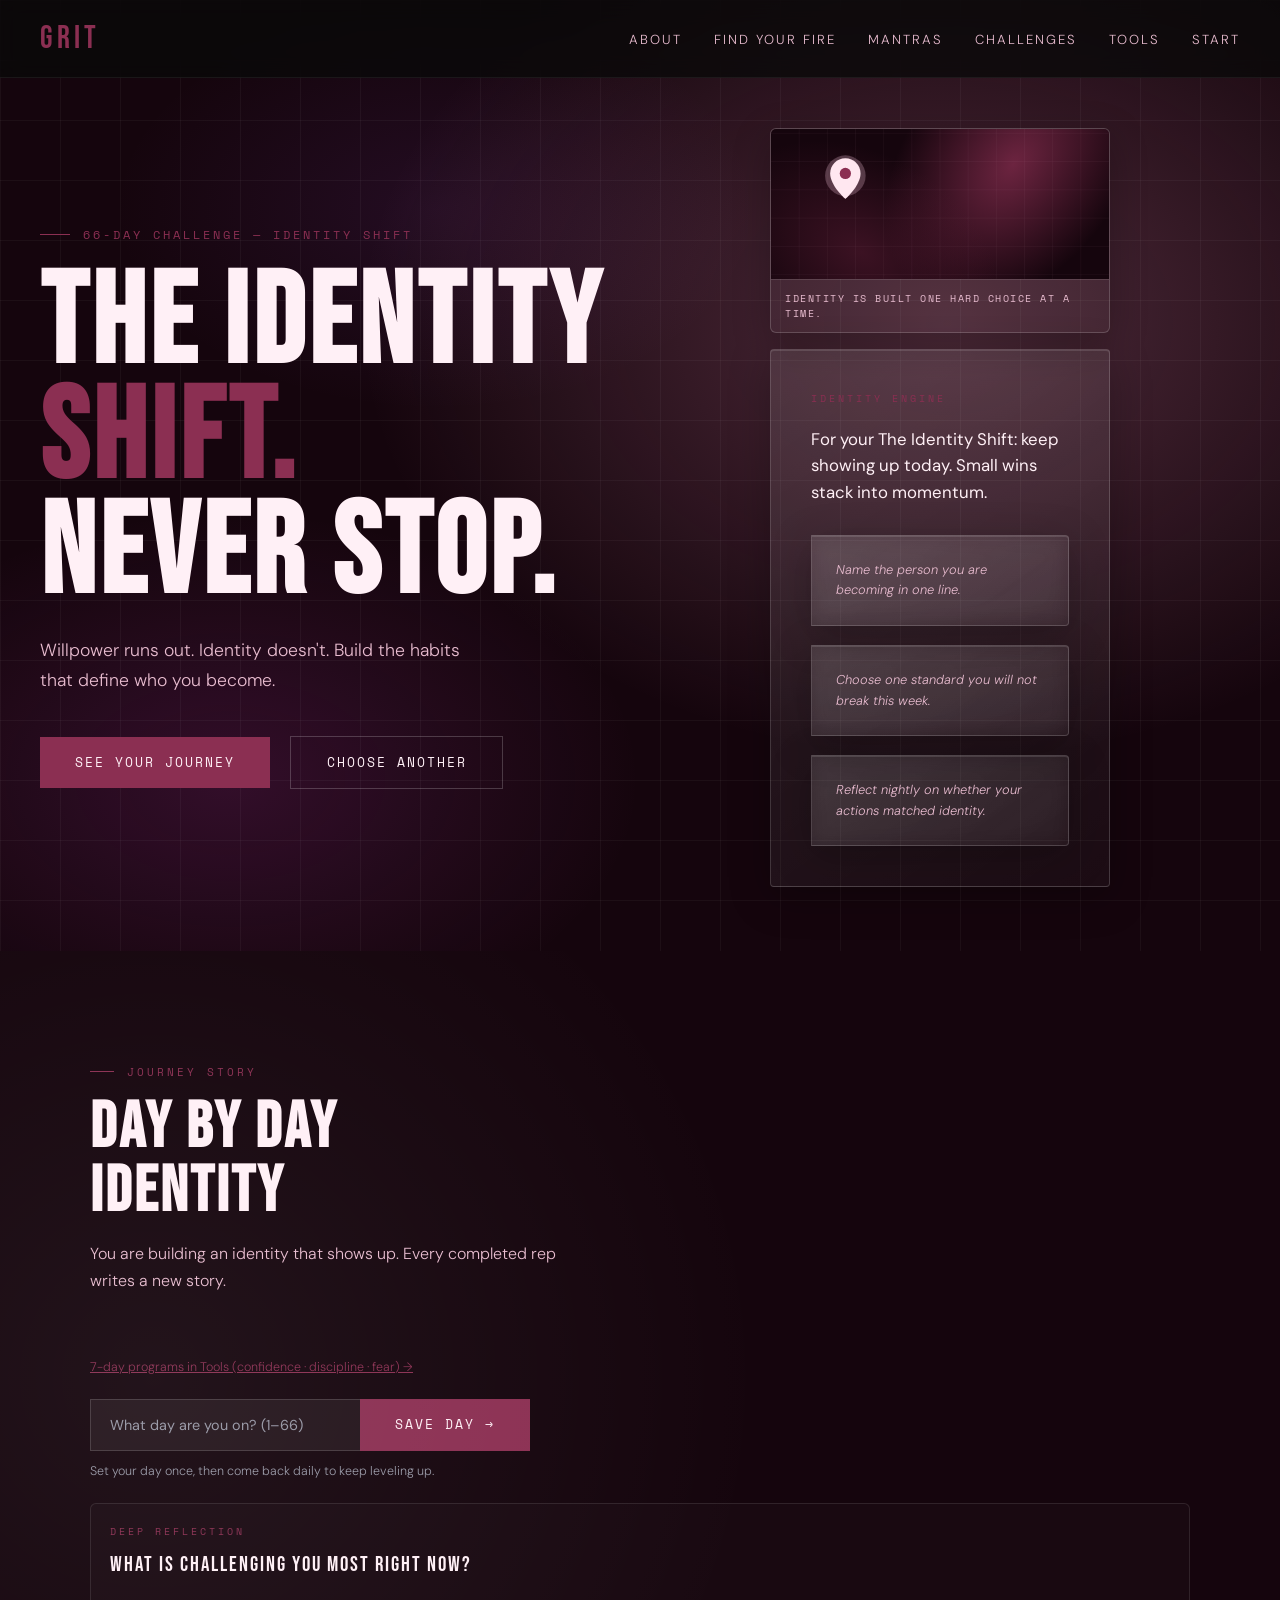
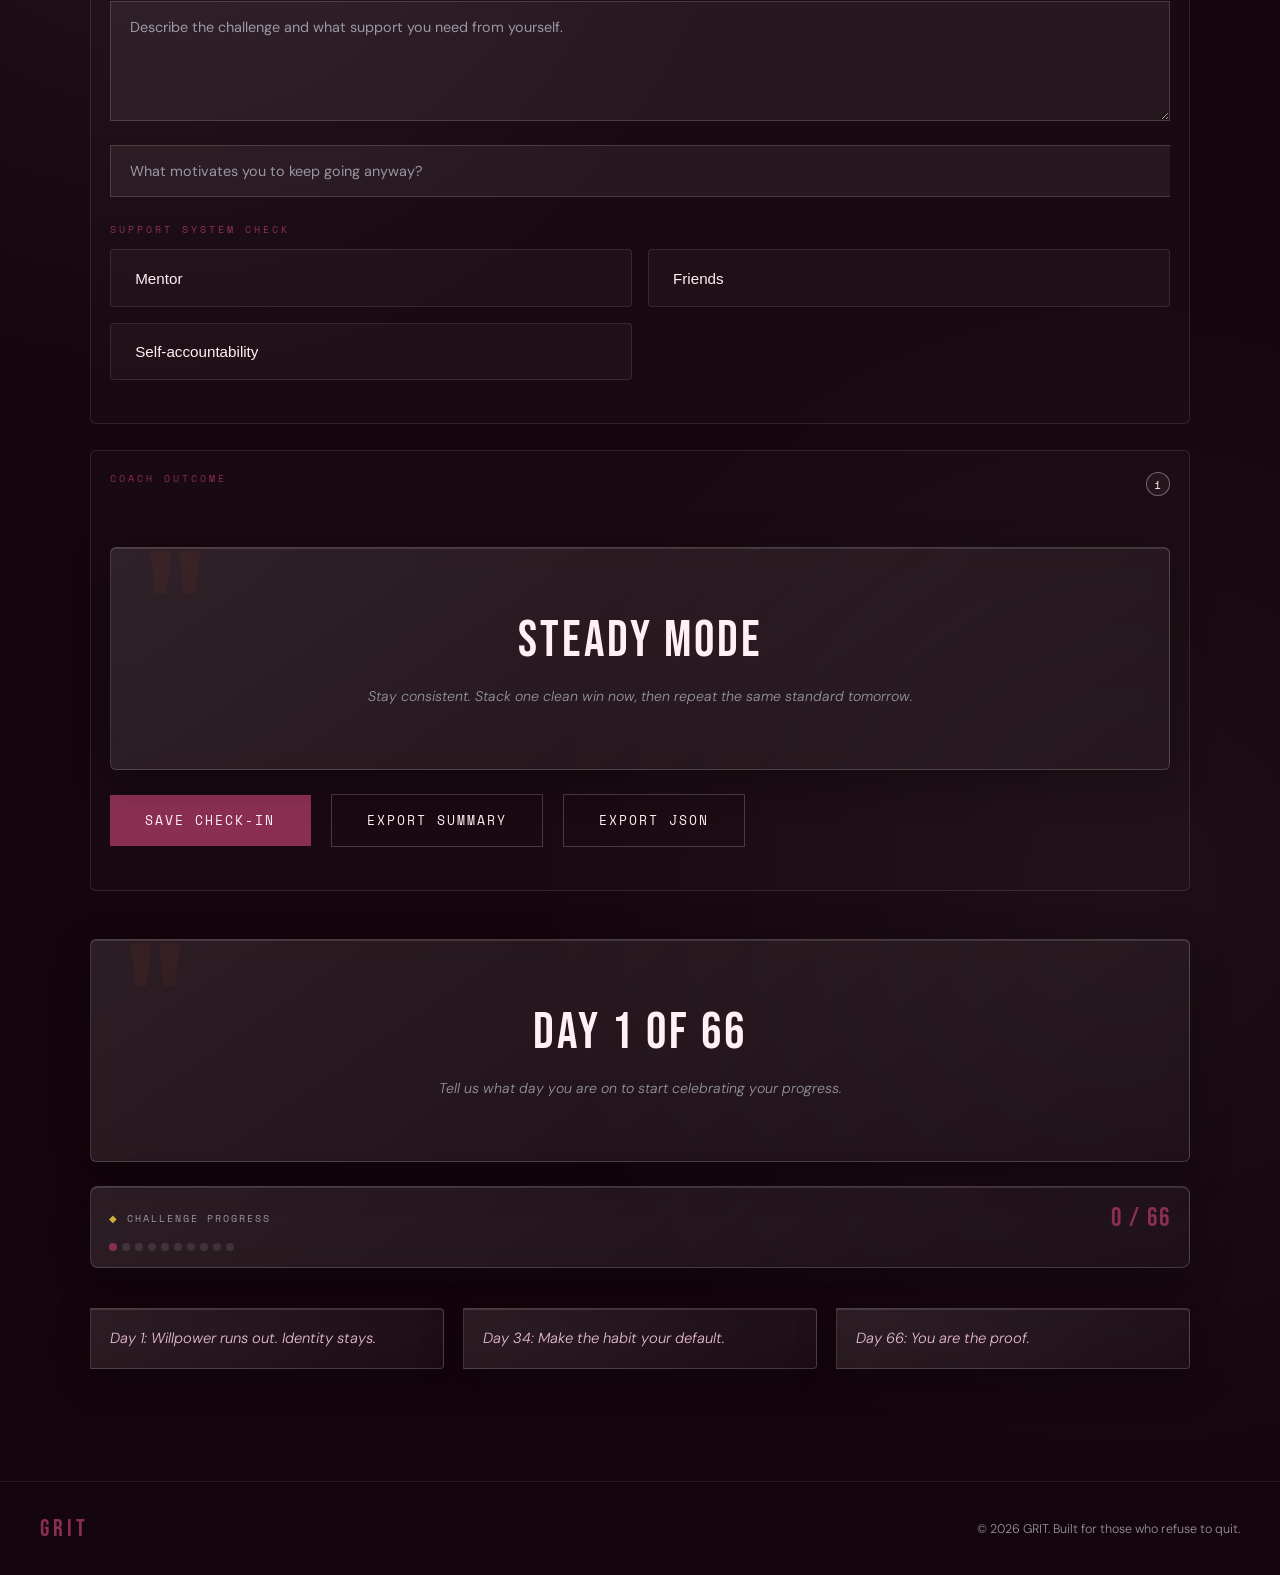
<file: challenge-66.html>
<!DOCTYPE html>
<html lang="en">
<head>
  <meta charset="UTF-8" />
  <meta name="viewport" content="width=device-width, initial-scale=1.0" />
  <title>GRIT — 66-Day Identity Shift</title>

  <!-- Google Fonts -->
  <link rel="preconnect" href="https://fonts.googleapis.com" />
  <link
    href="https://fonts.googleapis.com/css2?family=Bebas+Neue&family=DM+Sans:ital,wght@0,300;0,400;0,500;1,300&family=Space+Mono&display=swap"
    rel="stylesheet"
  />

  <!-- Stylesheet -->
  <link rel="stylesheet" href="styles.css" />
</head>

<body data-challenge-days="66" data-challenge-title="The Identity Shift">

  <!-- ══════════════════════════════════════
       NAV
  ═══════════════════════════════════════ -->
  <nav>
    <a class="nav-logo" href="index.html">GRIT</a>
    <ul class="nav-links">
      <li><a href="index.html#pillars">About</a></li>
      <li><a href="index.html#interests">Find Your Fire</a></li>
      <li><a href="index.html#mantras">Mantras</a></li>
      <li><a href="index.html#challenge">Challenges</a></li>
      <li><a href="tools.html">Tools</a></li>
      <li><a href="index.html#cta">Start</a></li>
    </ul>
  </nav>

  <!-- ══════════════════════════════════════
       HERO
  ═══════════════════════════════════════ -->
  <section id="hero">
    <div class="hero-bg"></div>
    <div class="hero-bg-grid"></div>

    <div class="hero-left">
      <div class="hero-label">66-Day Challenge — Identity Shift</div>
      <h1>THE IDENTITY<br><span>SHIFT.</span><br>NEVER STOP.</h1>
      <p class="hero-sub">
        Willpower runs out. Identity doesn't. Build the habits that define who you become.
      </p>
      <div>
        <a href="#journey-story" class="btn-primary">See Your Journey</a>
        <a href="#" class="btn-ghost choose-another-trigger">Choose Another</a>
      </div>
    </div>

    <div class="hero-right">
      <div class="challenge-visual">
        <img src="assets/challenge-art/identity-deep-maroon.svg" alt="Identity shift original visual" />
        <div class="challenge-visual-caption">Identity is built one hard choice at a time.</div>
      </div>
      <div class="hero-card challenge-side-card">
        <div class="today-label">Identity Engine</div>
        <p class="today-task">The goal is not intensity today. The goal is identity consistency for 66 days.</p>
        <div class="mantra-grid">
          <div class="mantra-card">Name the person you are becoming in one line.</div>
          <div class="mantra-card">Choose one standard you will not break this week.</div>
          <div class="mantra-card">Reflect nightly on whether your actions matched identity.</div>
        </div>
      </div>
    </div>
  </section>

  <!-- ══════════════════════════════════════
       JOURNEY STORY
  ═══════════════════════════════════════ -->
  <section id="journey-story">
    <div class="journey-inner">
      <div class="section-label">Journey Story</div>
      <h2 class="section-title">DAY BY DAY<br>IDENTITY</h2>
      <p class="section-sub">
        You are building an identity that shows up. Every completed rep writes a new story.
      </p>
      <p class="cta-note" style="margin-top:0.75rem"><a href="tools.html#weekly" style="color:var(--orange)">7-day programs in Tools (confidence · discipline · fear) →</a></p>

      <div class="journey-day-row">
        <div class="cta-input-row">
          <input
            class="cta-input"
            id="challengeDayInput"
            type="number"
            min="1"
            max="66"
            placeholder="What day are you on? (1–66)"
          />
          <button class="btn-primary" id="challengeDaySave" style="white-space:nowrap">Save Day →</button>
        </div>
        <p class="cta-note" id="challengeDayHint">Set your day once, then come back daily to keep leveling up.</p>
      </div>

      <div class="journey-module" data-module="reflect">
        <div class="result-label">Deep Reflection</div>
        <div class="quiz-q">What is challenging you most right now?</div>
        <div class="journey-day-row">
          <textarea
            class="cta-input"
            id="reflectionInput"
            rows="4"
            style="border-right:1px solid rgba(255,255,255,0.15)"
            placeholder="Describe the challenge and what support you need from yourself."
          ></textarea>
        </div>
        <div class="journey-day-row">
          <input
            class="cta-input"
            id="motivationInput"
            type="text"
            placeholder="What motivates you to keep going anyway?"
          />
        </div>
        <div class="journey-day-row">
          <div class="result-label">Support system check</div>
          <div class="quiz-options">
            <button class="quiz-opt" type="button" data-support="mentor">Mentor</button>
            <button class="quiz-opt" type="button" data-support="friends">Friends</button>
            <button class="quiz-opt" type="button" data-support="self">Self-accountability</button>
          </div>
        </div>
      </div>

      <div class="journey-module">
        <div class="coach-head-row">
          <div class="result-label">Coach Outcome</div>
          <button class="coach-info-btn" id="coachInfoBtn" type="button" aria-label="How coach outcome works">i</button>
        </div>
        <div class="coach-info-pop" id="coachInfoPop" hidden>
          Coach Outcome uses your day, mood/check-in inputs, challenge pressure, and wins to set a mode:
          <strong>Push</strong>, <strong>Steady</strong>, or <strong>Recover</strong>. Save a check-in first, then export.
        </div>
        <div class="mantra-display">
          <div class="mantra-text" id="coachMode">STEADY MODE</div>
          <div class="mantra-sub" id="coachAdvice">Answer the check-in to get your tailored coaching message.</div>
        </div>
        <div class="journey-day-row">
          <button class="btn-primary" id="coachSaveBtn" type="button">Save Check-In</button>
          <button class="btn-ghost" id="exportSummaryBtn" type="button">Export Summary</button>
          <button class="btn-ghost" id="exportJsonBtn" type="button">Export JSON</button>
        </div>
      </div>

      <div class="mantra-display">
        <div class="mantra-text" id="journeyDayTitle">DAY 1 OF 66</div>
        <div class="mantra-sub" id="journeyPrompt">Small decisions. Big transformation.</div>
      </div>

      <div class="streak-bar">
        <div class="streak-row">
          <span class="streak-label">Challenge Progress</span>
          <span class="streak-count" id="journeyProgressCount">0 / 66</span>
        </div>
        <div class="streak-dots" id="journeyDots"></div>
      </div>

      <div class="mantra-grid">
        <div class="mantra-card" id="journeyMilestone1"></div>
        <div class="mantra-card" id="journeyMilestone2"></div>
        <div class="mantra-card" id="journeyMilestone3"></div>
      </div>
    </div>
  </section>

  <!-- ══════════════════════════════════════
       FOOTER
  ═══════════════════════════════════════ -->
  <footer>
    <div class="footer-logo">GRIT</div>
    <div class="footer-copy">© 2026 GRIT. Built for those who refuse to quit.</div>
  </footer>

  <div class="challenge-carousel-modal" id="challengeCarouselModal" aria-hidden="true">
    <div class="challenge-carousel-shell">
      <button class="btn-ghost challenge-carousel-close" type="button" aria-label="Close carousel">×</button>
      <div class="section-label">Choose Your Next Challenge</div>
      <div class="challenge-carousel-track" id="challengeCarouselTrack">
        <a class="challenge-carousel-card tint-blue" href="challenge-7.html"><span>7 Days</span> Ignition Sprint</a>
        <a class="challenge-carousel-card tint-moss" href="challenge-21.html"><span>21 Days</span> Momentum Builder</a>
        <a class="challenge-carousel-card tint-maroon" href="challenge-30.html"><span>30 Days</span> Grit Sprint</a>
        <a class="challenge-carousel-card tint-deep-maroon" href="challenge-66.html"><span>66 Days</span> Identity Shift</a>
      </div>
    </div>
  </div>

  <script src="main.js?v=20260514"></script>
</body>

</html>
</file>
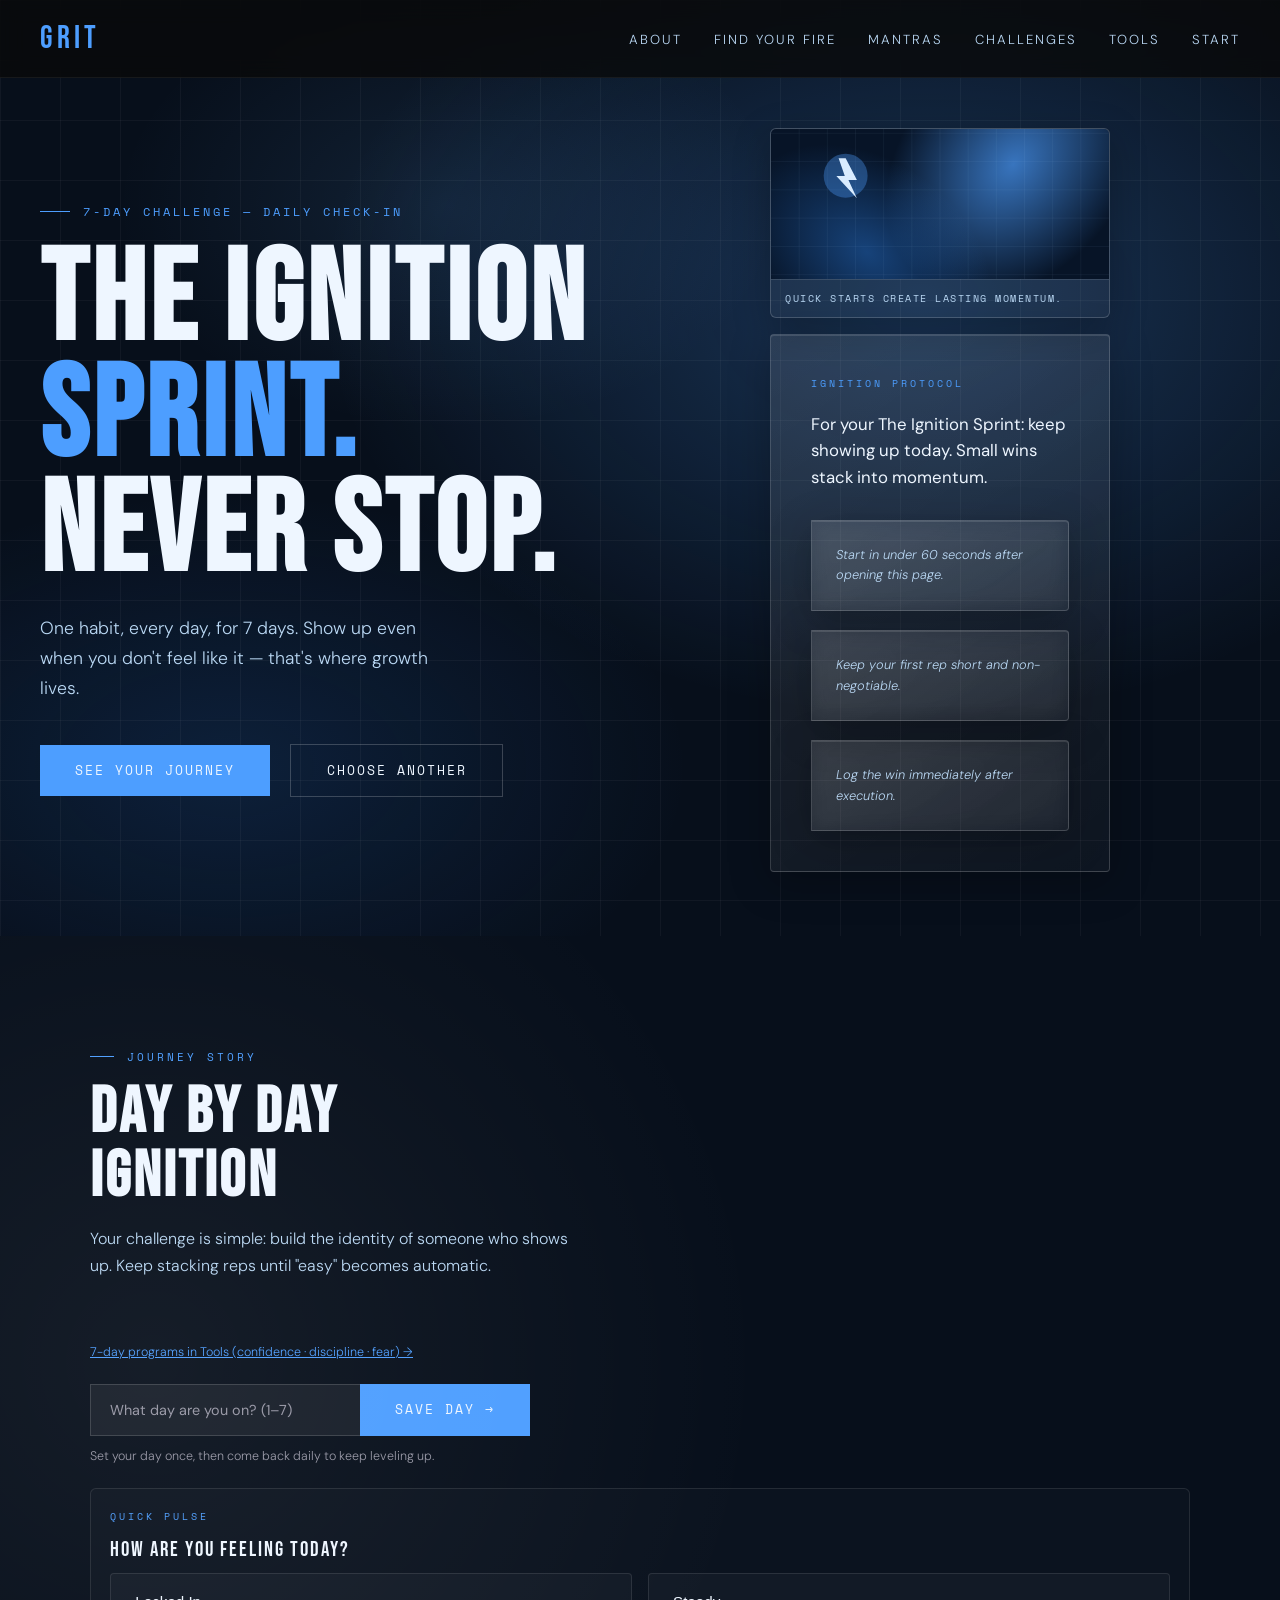
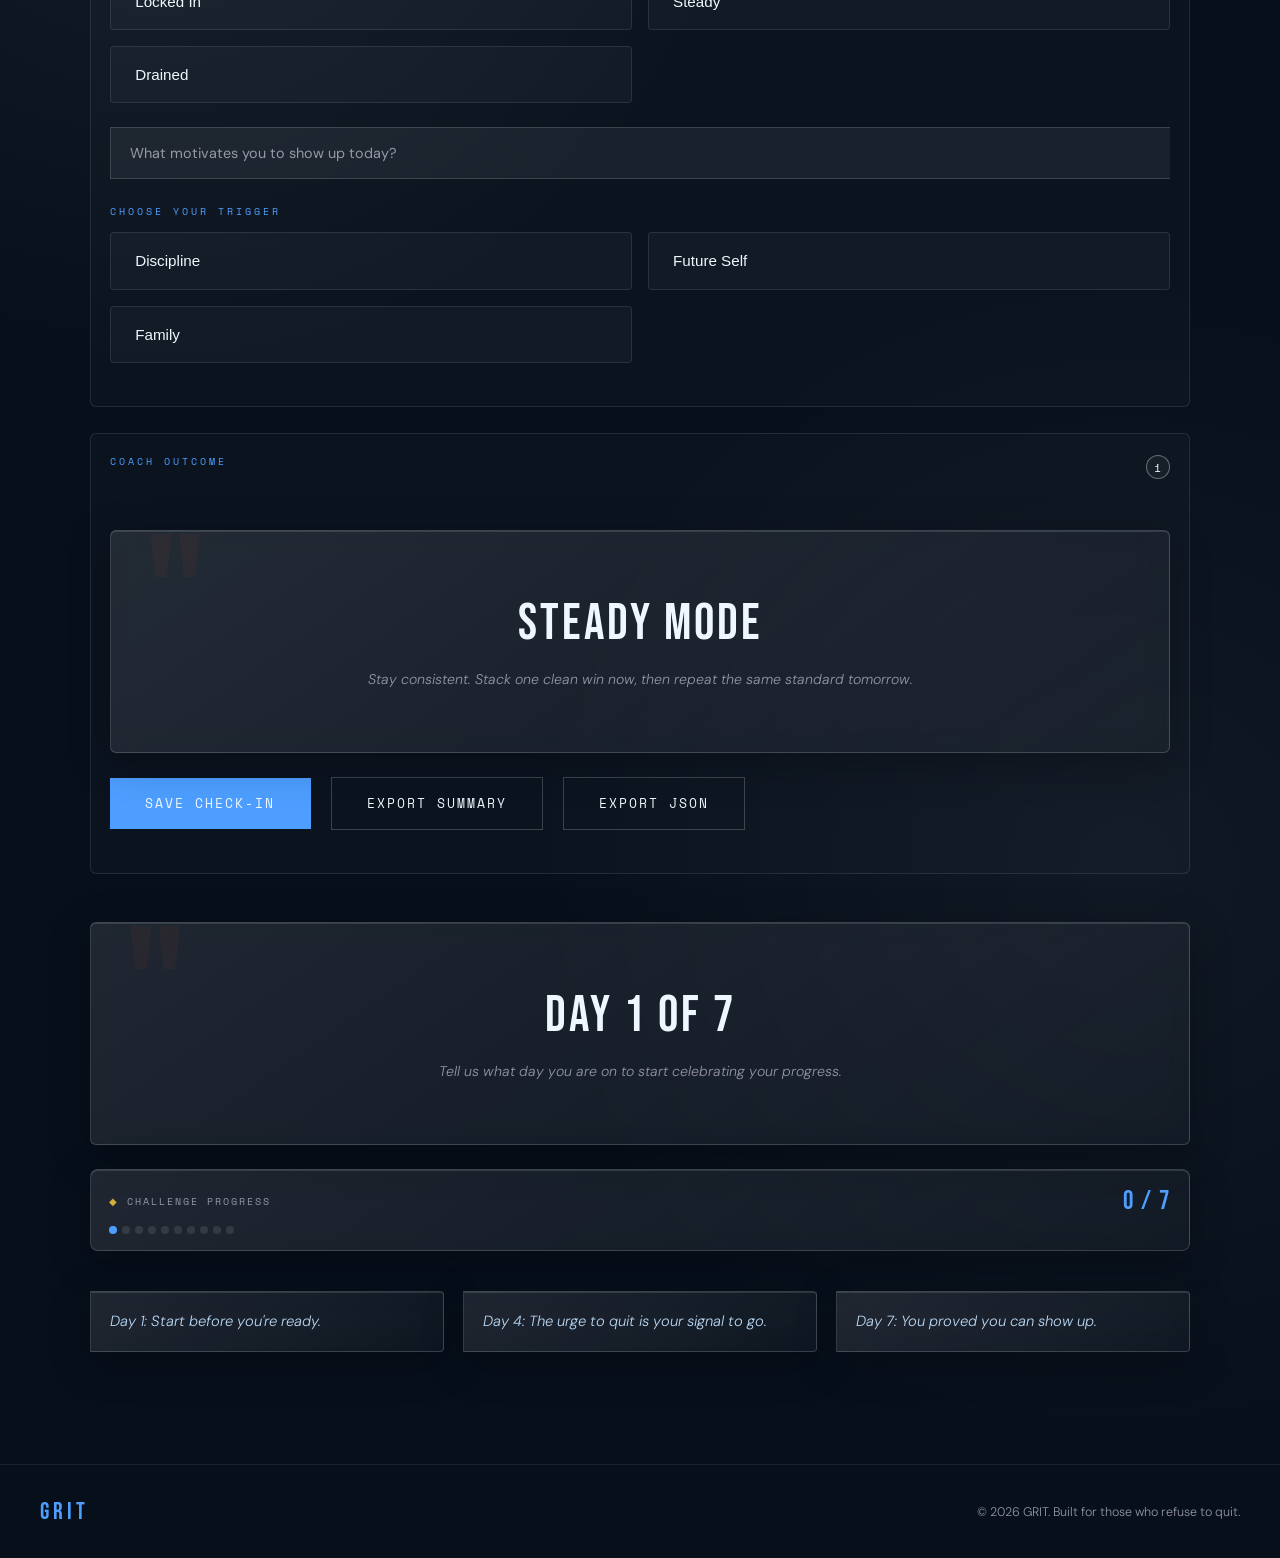
<file: challenge-7.html>
<!DOCTYPE html>
<html lang="en">
<head>
  <meta charset="UTF-8" />
  <meta name="viewport" content="width=device-width, initial-scale=1.0" />
  <title>GRIT — 7-Day Ignition Sprint</title>

  <!-- Google Fonts -->
  <link rel="preconnect" href="https://fonts.googleapis.com" />
  <link
    href="https://fonts.googleapis.com/css2?family=Bebas+Neue&family=DM+Sans:ital,wght@0,300;0,400;0,500;1,300&family=Space+Mono&display=swap"
    rel="stylesheet"
  />

  <!-- Stylesheet -->
  <link rel="stylesheet" href="styles.css" />
</head>

<body data-challenge-days="7" data-challenge-title="The Ignition Sprint">

  <!-- ══════════════════════════════════════
       NAV
  ═══════════════════════════════════════ -->
  <nav>
    <a class="nav-logo" href="index.html">GRIT</a>
    <ul class="nav-links">
      <li><a href="index.html#pillars">About</a></li>
      <li><a href="index.html#interests">Find Your Fire</a></li>
      <li><a href="index.html#mantras">Mantras</a></li>
      <li><a href="index.html#challenge">Challenges</a></li>
      <li><a href="tools.html">Tools</a></li>
      <li><a href="index.html#cta">Start</a></li>
    </ul>
  </nav>

  <!-- ══════════════════════════════════════
       HERO
  ═══════════════════════════════════════ -->
  <section id="hero">
    <div class="hero-bg"></div>
    <div class="hero-bg-grid"></div>

    <div class="hero-left">
      <div class="hero-label">7-Day Challenge — Daily Check-In</div>
      <h1>THE IGNITION<br><span>SPRINT.</span><br>NEVER STOP.</h1>
      <p class="hero-sub">
        One habit, every day, for 7 days. Show up even when you don't feel like it —
        that's where growth lives.
      </p>
      <div>
        <a href="#journey-story" class="btn-primary">See Your Journey</a>
        <a href="#" class="btn-ghost choose-another-trigger">Choose Another</a>
      </div>
    </div>

    <div class="hero-right">
      <div class="challenge-visual">
        <img src="assets/challenge-art/ignition-blue.svg" alt="Ignition sprint original visual" />
        <div class="challenge-visual-caption">Quick starts create lasting momentum.</div>
      </div>
      <div class="hero-card challenge-side-card">
        <div class="today-label">Ignition Protocol</div>
        <p class="today-task">Your only rule: execute one hard rep before you check distractions.</p>
        <div class="mantra-grid">
          <div class="mantra-card">Start in under 60 seconds after opening this page.</div>
          <div class="mantra-card">Keep your first rep short and non-negotiable.</div>
          <div class="mantra-card">Log the win immediately after execution.</div>
        </div>
      </div>
    </div>
  </section>

  <!-- ══════════════════════════════════════
       JOURNEY STORY
  ═══════════════════════════════════════ -->
  <section id="journey-story">
    <div class="journey-inner">
      <div class="section-label">Journey Story</div>
      <h2 class="section-title">DAY BY DAY<br>IGNITION</h2>
      <p class="section-sub">
        Your challenge is simple: build the identity of someone who shows up. Keep stacking
        reps until "easy" becomes automatic.
      </p>
      <p class="cta-note" style="margin-top:0.75rem"><a href="tools.html#weekly" style="color:var(--orange)">7-day programs in Tools (confidence · discipline · fear) →</a></p>

      <div class="journey-day-row">
        <div class="cta-input-row">
          <input
            class="cta-input"
            id="challengeDayInput"
            type="number"
            min="1"
            max="7"
            placeholder="What day are you on? (1–7)"
          />
          <button class="btn-primary" id="challengeDaySave" style="white-space:nowrap">Save Day →</button>
        </div>
        <p class="cta-note" id="challengeDayHint">Set your day once, then come back daily to keep leveling up.</p>
      </div>

      <div class="journey-module" data-module="pulse">
        <div class="result-label">Quick Pulse</div>
        <div class="quiz-q">How are you feeling today?</div>
        <div class="quiz-options">
          <button class="quiz-opt" type="button" data-mood="locked-in">Locked In</button>
          <button class="quiz-opt" type="button" data-mood="steady">Steady</button>
          <button class="quiz-opt" type="button" data-mood="drained">Drained</button>
        </div>
        <div class="journey-day-row">
          <input
            class="cta-input"
            id="motivationInput"
            type="text"
            placeholder="What motivates you to show up today?"
          />
        </div>
        <div class="journey-day-row">
          <div class="result-label">Choose your trigger</div>
          <div class="quiz-options">
            <button class="quiz-opt" type="button" data-trigger="discipline">Discipline</button>
            <button class="quiz-opt" type="button" data-trigger="future-self">Future Self</button>
            <button class="quiz-opt" type="button" data-trigger="family">Family</button>
          </div>
        </div>
      </div>

      <div class="journey-module">
        <div class="coach-head-row">
          <div class="result-label">Coach Outcome</div>
          <button class="coach-info-btn" id="coachInfoBtn" type="button" aria-label="How coach outcome works">i</button>
        </div>
        <div class="coach-info-pop" id="coachInfoPop" hidden>
          Coach Outcome uses your day, mood/check-in inputs, challenge pressure, and wins to set a mode:
          <strong>Push</strong>, <strong>Steady</strong>, or <strong>Recover</strong>. Save a check-in first, then export.
        </div>
        <div class="mantra-display">
          <div class="mantra-text" id="coachMode">STEADY MODE</div>
          <div class="mantra-sub" id="coachAdvice">Answer the check-in to get your tailored coaching message.</div>
        </div>
        <div class="journey-day-row">
          <button class="btn-primary" id="coachSaveBtn" type="button">Save Check-In</button>
          <button class="btn-ghost" id="exportSummaryBtn" type="button">Export Summary</button>
          <button class="btn-ghost" id="exportJsonBtn" type="button">Export JSON</button>
        </div>
      </div>

      <div class="mantra-display">
        <div class="mantra-text" id="journeyDayTitle">DAY 1 OF 7</div>
        <div class="mantra-sub" id="journeyPrompt">Start small. Show up anyway.</div>
      </div>

      <div class="streak-bar">
        <div class="streak-row">
          <span class="streak-label">Challenge Progress</span>
          <span class="streak-count" id="journeyProgressCount">0 / 7</span>
        </div>
        <div class="streak-dots" id="journeyDots"></div>
      </div>

      <div class="mantra-grid">
        <div class="mantra-card" id="journeyMilestone1"></div>
        <div class="mantra-card" id="journeyMilestone2"></div>
        <div class="mantra-card" id="journeyMilestone3"></div>
      </div>
    </div>
  </section>

  <!-- ══════════════════════════════════════
       FOOTER
  ═══════════════════════════════════════ -->
  <footer>
    <div class="footer-logo">GRIT</div>
    <div class="footer-copy">© 2026 GRIT. Built for those who refuse to quit.</div>
  </footer>

  <div class="challenge-carousel-modal" id="challengeCarouselModal" aria-hidden="true">
    <div class="challenge-carousel-shell">
      <button class="btn-ghost challenge-carousel-close" type="button" aria-label="Close carousel">×</button>
      <div class="section-label">Choose Your Next Challenge</div>
      <div class="challenge-carousel-track" id="challengeCarouselTrack">
        <a class="challenge-carousel-card tint-blue" href="challenge-7.html"><span>7 Days</span> Ignition Sprint</a>
        <a class="challenge-carousel-card tint-moss" href="challenge-21.html"><span>21 Days</span> Momentum Builder</a>
        <a class="challenge-carousel-card tint-maroon" href="challenge-30.html"><span>30 Days</span> Grit Sprint</a>
        <a class="challenge-carousel-card tint-deep-maroon" href="challenge-66.html"><span>66 Days</span> Identity Shift</a>
      </div>
    </div>
  </div>

  <!-- JavaScript -->
  <script src="main.js?v=20260514"></script>
</body>

</html>
</file>
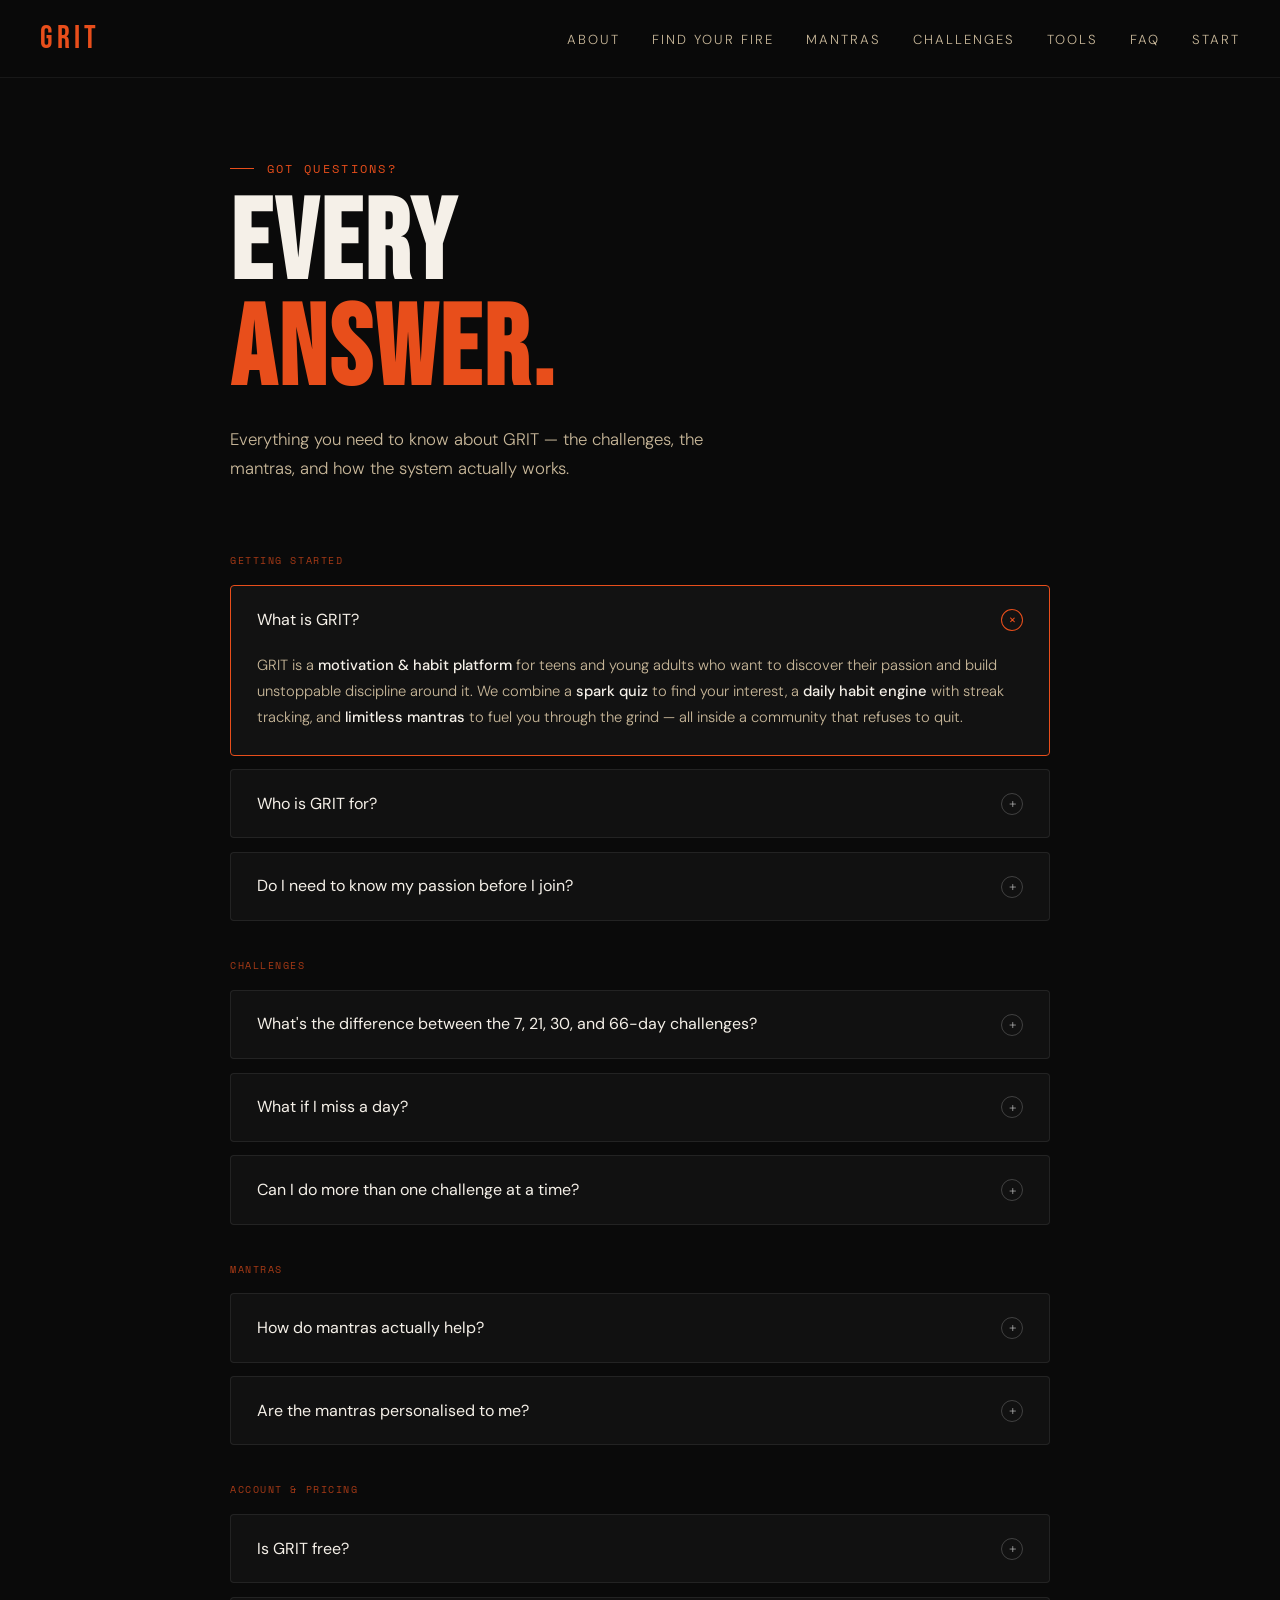
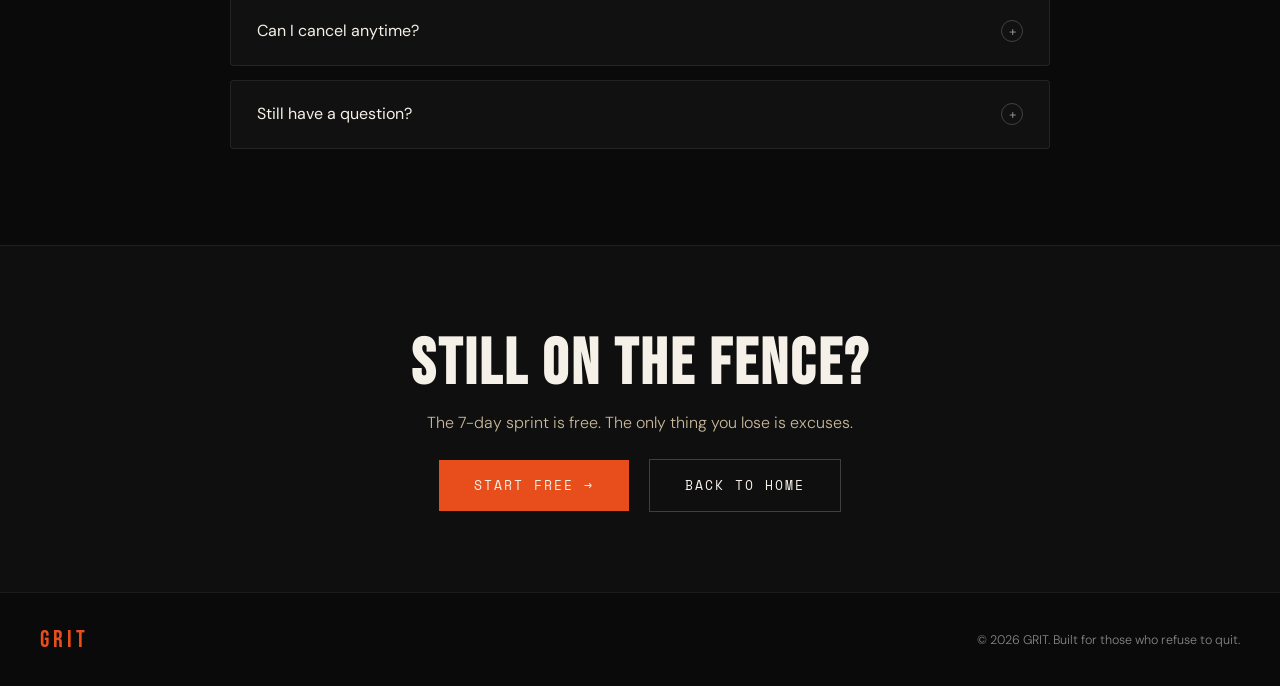
<file: faq.html>
<!DOCTYPE html>
<html lang="en">
<head>
  <meta charset="UTF-8" />
  <meta name="viewport" content="width=device-width, initial-scale=1.0" />
  <title>FAQ — GRIT</title>
  <link rel="preconnect" href="https://fonts.googleapis.com" />
  <link href="https://fonts.googleapis.com/css2?family=Bebas+Neue&family=DM+Sans:ital,wght@0,300;0,400;0,500;1,300&family=Space+Mono&display=swap" rel="stylesheet" />
  <link rel="stylesheet" href="styles.css" />

  <style>
    /* FAQ-only styles — nav, buttons, footer all come from styles.css */

    .faq-hero {
      padding: 10rem 2.5rem 3rem;
      max-width: 900px;
      margin: 0 auto;
    }
    .faq-label {
      font-family: 'Space Mono', monospace;
      font-size: 0.72rem; letter-spacing: .2em;
      color: var(--orange); text-transform: uppercase;
      margin-bottom: 1rem;
      display: flex; align-items: center; gap: 0.8rem;
    }
    .faq-label::before { content: ''; width: 24px; height: 1px; background: var(--orange); }
    .faq-title {
      font-family: 'Bebas Neue', sans-serif;
      font-size: clamp(3.5rem, 9vw, 7rem);
      line-height: .95; letter-spacing: 3px;
      color: var(--white); margin-bottom: 1.2rem;
    }
    .faq-title span { color: var(--orange); }
    .faq-sub {
      font-size: 1.05rem; color: var(--sand); line-height: 1.7;
      max-width: 520px;
    }

    .faq-list {
      max-width: 900px; margin: 0 auto;
      padding: 0 2.5rem 6rem;
      display: flex; flex-direction: column; gap: .85rem;
    }
    .faq-item {
      background: rgba(255,255,255,0.03);
      border: 1px solid rgba(255,255,255,0.08);
      border-radius: 4px;
      overflow: hidden;
      transition: border-color .2s;
    }
    .faq-item:hover { border-color: rgba(255,255,255,0.18); }
    .faq-item.open  { border-color: var(--orange); }

    .faq-question {
      width: 100%; background: none; border: none; cursor: pointer;
      display: flex; align-items: center; justify-content: space-between;
      padding: 1.4rem 1.6rem;
      text-align: left;
      color: var(--white);
      font-family: 'DM Sans', sans-serif;
      font-size: 1rem; font-weight: 400;
      line-height: 1.4;
    }
    .faq-question .icon {
      flex-shrink: 0; margin-left: 1rem;
      width: 22px; height: 22px;
      border: 1px solid rgba(255,255,255,0.2); border-radius: 50%;
      display: flex; align-items: center; justify-content: center;
      font-size: .85rem; color: var(--muted);
      transition: transform .3s, border-color .2s, color .2s;
    }
    .faq-item.open .faq-question .icon {
      transform: rotate(45deg);
      border-color: var(--orange); color: var(--orange);
    }

    .faq-answer {
      max-height: 0; overflow: hidden;
      transition: max-height .4s cubic-bezier(.4,0,.2,1);
    }
    .faq-item.open .faq-answer { max-height: 600px; }
    .faq-answer-inner {
      padding: 0 1.6rem 1.5rem;
      font-size: .92rem; color: var(--sand); line-height: 1.75;
    }
    .faq-answer-inner strong { color: var(--white); font-weight: 500; }
    .faq-answer-inner a { color: var(--orange); text-decoration: none; }
    .faq-answer-inner a:hover { text-decoration: underline; }

    .faq-category {
      font-family: 'Space Mono', monospace;
      font-size: .65rem; letter-spacing: .15em;
      text-transform: uppercase; color: var(--orange);
      padding: 1.4rem 0 .2rem; opacity: .7;
    }

    .faq-cta {
      background: #0f0f0f;
      border-top: 1px solid rgba(255,255,255,0.07);
      padding: 5rem 2.5rem;
      text-align: center;
    }
    .faq-cta h3 {
      font-family: 'Bebas Neue', sans-serif;
      font-size: clamp(2.5rem, 5vw, 4rem);
      letter-spacing: 3px;
      color: var(--white); margin-bottom: .6rem;
    }
    .faq-cta p { color: var(--sand); margin-bottom: 1.6rem; }

    @media (max-width: 640px) {
      .faq-hero, .faq-list { padding-left: 1rem; padding-right: 1rem; }
    }
  </style>
</head>
<body>

<nav>
  <a class="nav-logo" href="index.html">GRIT</a>
  <ul class="nav-links">
    <li><a href="index.html#pillars">About</a></li>
    <li><a href="index.html#interests">Find Your Fire</a></li>
    <li><a href="index.html#mantras">Mantras</a></li>
    <li><a href="index.html#challenge">Challenges</a></li>
    <li><a href="tools.html">Tools</a></li>
    <li><a href="faq.html">FAQ</a></li>
    <li><a href="index.html#cta">Start</a></li>
  </ul>
</nav>

<div class="faq-hero">
  <div class="faq-label">Got Questions?</div>
  <h1 class="faq-title">EVERY<br><span>ANSWER.</span></h1>
  <p class="faq-sub">Everything you need to know about GRIT — the challenges, the mantras, and how the system actually works.</p>
</div>

<div class="faq-list">

  <div class="faq-category">Getting Started</div>

  <div class="faq-item open">
    <button class="faq-question" onclick="toggleFAQ(this)">
      What is GRIT?
      <span class="icon">+</span>
    </button>
    <div class="faq-answer">
      <div class="faq-answer-inner">
        GRIT is a <strong>motivation & habit platform</strong> for teens and young adults who want to discover their passion and build unstoppable discipline around it. We combine a <strong>spark quiz</strong> to find your interest, a <strong>daily habit engine</strong> with streak tracking, and <strong>limitless mantras</strong> to fuel you through the grind — all inside a community that refuses to quit.
      </div>
    </div>
  </div>

  <div class="faq-item">
    <button class="faq-question" onclick="toggleFAQ(this)">
      Who is GRIT for?
      <span class="icon">+</span>
    </button>
    <div class="faq-answer">
      <div class="faq-answer-inner">
        GRIT is built for <strong>teens and young adults (ages 14–26)</strong> who feel like they're drifting — not sure what they're passionate about, or they know what they want but can't stay consistent. Whether you're into fitness, business, art, or leadership, GRIT helps you build a system around what lights you up.
      </div>
    </div>
  </div>

  <div class="faq-item">
    <button class="faq-question" onclick="toggleFAQ(this)">
      Do I need to know my passion before I join?
      <span class="icon">+</span>
    </button>
    <div class="faq-answer">
      <div class="faq-answer-inner">
        Not at all. That's literally what the <strong>Spark Quiz</strong> is for. Answer 3 quick questions and we'll map your energy, curiosity, and values to a real path — sports, arts, tech, nature, leadership, and more. Start clueless, finish fired up.
      </div>
    </div>
  </div>

  <div class="faq-category">Challenges</div>

  <div class="faq-item">
    <button class="faq-question" onclick="toggleFAQ(this)">
      What's the difference between the 7, 21, 30, and 66-day challenges?
      <span class="icon">+</span>
    </button>
    <div class="faq-answer">
      <div class="faq-answer-inner">
        <strong>7-Day Ignition Sprint</strong> — One habit a day. Perfect for proving to yourself you can show up. Beginner-friendly.<br><br>
        <strong>21-Day Momentum Builder</strong> — Three stacked habits: morning routine, study block, movement. Patterns start forming here.<br><br>
        <strong>30-Day Grit Sprint</strong> — Our flagship. Five daily habits + community accountability. 84% of starters finish it.<br><br>
        <strong>66-Day Identity Shift</strong> — Science says 66 days to build a real habit. This isn't a challenge — it's a complete transformation.
      </div>
    </div>
  </div>

  <div class="faq-item">
    <button class="faq-question" onclick="toggleFAQ(this)">
      What if I miss a day?
      <span class="icon">+</span>
    </button>
    <div class="faq-answer">
      <div class="faq-answer-inner">
        Miss a day? <strong>Start again without drama.</strong> Missing a day isn't failure. Quitting is. Your streak resets, but your momentum doesn't have to.
      </div>
    </div>
  </div>

  <div class="faq-item">
    <button class="faq-question" onclick="toggleFAQ(this)">
      Can I do more than one challenge at a time?
      <span class="icon">+</span>
    </button>
    <div class="faq-answer">
      <div class="faq-answer-inner">
        We recommend starting with <strong>one challenge</strong> and going deep. Stacking two before building a baseline is how people burn out. Finish your first sprint, build your streak, then level up. Quality > quantity, always.
      </div>
    </div>
  </div>

  <div class="faq-category">Mantras</div>

  <div class="faq-item">
    <button class="faq-question" onclick="toggleFAQ(this)">
      How do mantras actually help?
      <span class="icon">+</span>
    </button>
    <div class="faq-answer">
      <div class="faq-answer-inner">
        Willpower runs dry. Identity doesn't. Mantras work because they <strong>shift your internal narrative</strong> — from "I want to be consistent" to "I am someone who shows up." Every mantra on GRIT is crafted to hit when it matters most — in The Dip, when nothing feels worth it.
      </div>
    </div>
  </div>

  <div class="faq-item">
    <button class="faq-question" onclick="toggleFAQ(this)">
      Are the mantras personalised to me?
      <span class="icon">+</span>
    </button>
    <div class="faq-answer">
      <div class="faq-answer-inner">
        Yes. Once you complete the Spark Quiz, your daily mantras are filtered to match your path — an athlete gets different fuel than a budding entrepreneur. As you progress through challenges, the mantras evolve with your journey.
      </div>
    </div>
  </div>

  <div class="faq-category">Account & Pricing</div>

  <div class="faq-item">
    <button class="faq-question" onclick="toggleFAQ(this)">
      Is GRIT free?
      <span class="icon">+</span>
    </button>
    <div class="faq-answer">
      <div class="faq-answer-inner">
        The <strong>7-Day Ignition Sprint</strong>, daily mantras, and Spark Quiz are completely free. The 21, 30, and 66-day challenges with community accountability and personalised habit stacks are part of <strong>GRIT Pro</strong>. No paywalled motivation — just the deeper tools for those ready to go further.
      </div>
    </div>
  </div>

  <div class="faq-item">
    <button class="faq-question" onclick="toggleFAQ(this)">
      Can I cancel anytime?
      <span class="icon">+</span>
    </button>
    <div class="faq-answer">
      <div class="faq-answer-inner">
        Yes. No lock-ins, no guilt-trip cancellation flows. We want you here because the system works for you — not because you forgot to cancel.
      </div>
    </div>
  </div>

  <div class="faq-item">
    <button class="faq-question" onclick="toggleFAQ(this)">
      Still have a question?
      <span class="icon">+</span>
    </button>
    <div class="faq-answer">
      <div class="faq-answer-inner">
        Drop us a line at <a href="mailto:hello@grit.app">hello@grit.app</a>. We're a small team that actually reads every message. Response time is usually under 24 hours.
      </div>
    </div>
  </div>

</div>

<div class="faq-cta">
  <h3>STILL ON THE FENCE?</h3>
  <p>The 7-day sprint is free. The only thing you lose is excuses.</p>
  <a href="index.html#challenge" class="btn-primary">Start Free →</a>
  <a href="index.html" class="btn-ghost">Back to Home</a>
</div>

<footer>
  <div class="footer-logo">GRIT</div>
  <div class="footer-copy">© 2026 GRIT. Built for those who refuse to quit.</div>
</footer>

<script>
  function toggleFAQ(btn) {
    const item = btn.closest('.faq-item');
    const isOpen = item.classList.contains('open');
    document.querySelectorAll('.faq-item.open').forEach(el => el.classList.remove('open'));
    if (!isOpen) item.classList.add('open');
  }
</script>
</body>
</html>
</file>
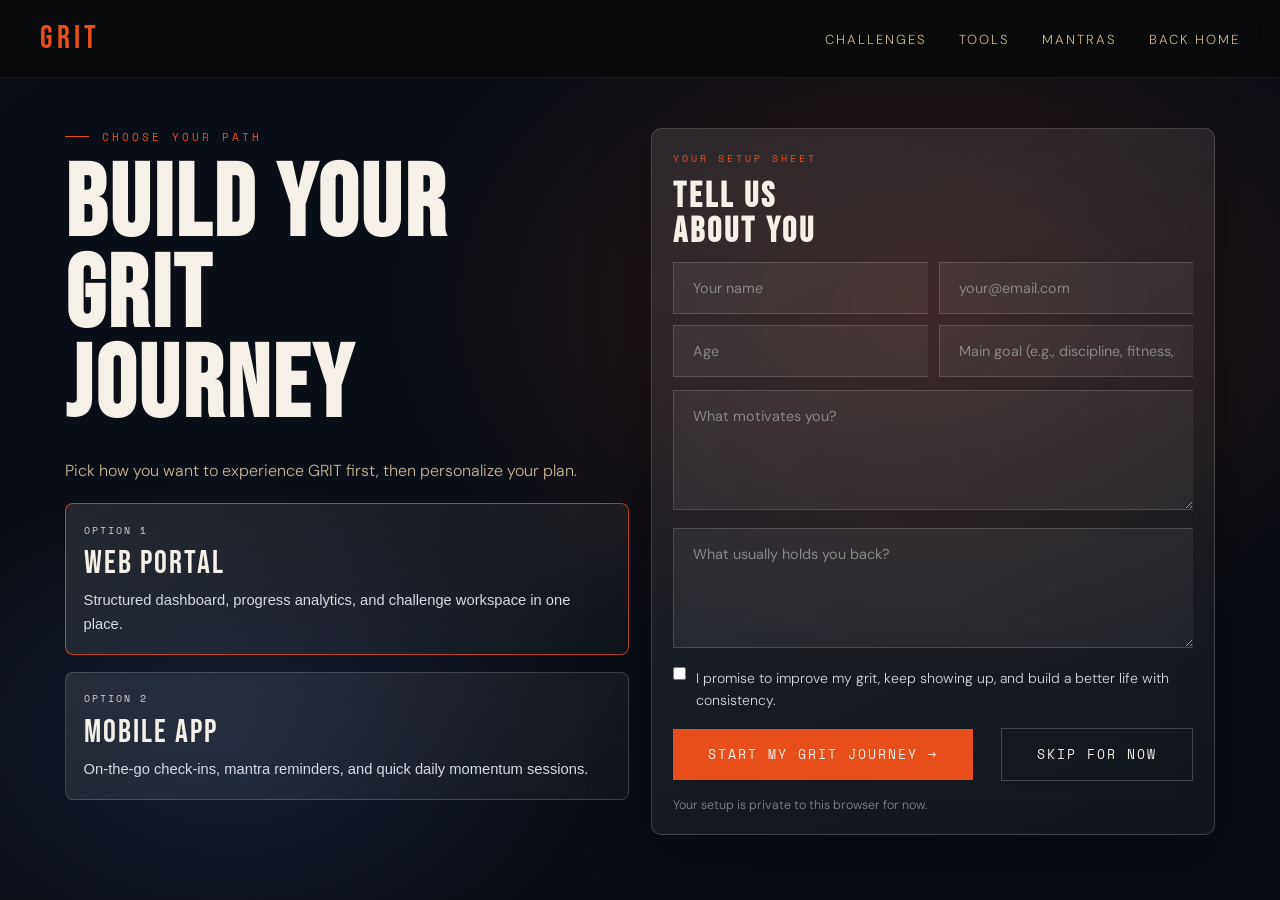
<file: join-options.html>
<!DOCTYPE html>
<html lang="en">
<head>
  <meta charset="UTF-8" />
  <meta name="viewport" content="width=device-width, initial-scale=1.0" />
  <title>GRIT — Join Experience</title>

  <link rel="preconnect" href="https://fonts.googleapis.com" />
  <link
    href="https://fonts.googleapis.com/css2?family=Bebas+Neue&family=DM+Sans:ital,wght@0,300;0,400;0,500;1,300&family=Space+Mono&display=swap"
    rel="stylesheet"
  />
  <link rel="stylesheet" href="styles.css" />
</head>
<body class="join-page">
  <nav>
    <a class="nav-logo" href="index.html">GRIT</a>
    <ul class="nav-links">
      <li><a href="index.html#challenge">Challenges</a></li>
      <li><a href="tools.html">Tools</a></li>
      <li><a href="index.html#mantras">Mantras</a></li>
      <li><a href="index.html">Back Home</a></li>
    </ul>
  </nav>

  <section id="join-experience">
    <div class="join-bg"></div>
    <div class="join-grid">
      <div>
        <div class="section-label">Choose Your Path</div>
        <h1 class="join-title">BUILD YOUR<br>GRIT<br>JOURNEY</h1>
        <p class="join-sub">Pick how you want to experience GRIT first, then personalize your plan.</p>

        <div class="join-ad-grid" id="joinAdGrid">
          <button class="join-ad-card selected" type="button" data-path="web-portal">
            <span class="join-ad-tag">Option 1</span>
            <div class="join-ad-name">Web Portal</div>
            <p>Structured dashboard, progress analytics, and challenge workspace in one place.</p>
          </button>
          <button class="join-ad-card" type="button" data-path="mobile-app">
            <span class="join-ad-tag">Option 2</span>
            <div class="join-ad-name">Mobile App</div>
            <p>On-the-go check-ins, mantra reminders, and quick daily momentum sessions.</p>
          </button>
        </div>
      </div>

      <form class="join-glass-form" id="joinDetailsForm">
        <div class="result-label">Your Setup Sheet</div>
        <h2 class="section-title" style="font-size:2.2rem; margin-bottom:0.8rem;">TELL US<br>ABOUT YOU</h2>
        <div class="join-form-grid">
          <input class="cta-input" id="joinName" type="text" placeholder="Your name" required />
          <input class="cta-input" id="joinEmail" type="email" placeholder="your@email.com" required />
          <input class="cta-input" id="joinAge" type="number" min="10" max="80" placeholder="Age" />
          <input class="cta-input" id="joinGoal" type="text" placeholder="Main goal (e.g., discipline, fitness, focus)" />
        </div>
        <textarea class="cta-input join-textarea" id="joinMotivation" placeholder="What motivates you?" required></textarea>
        <textarea class="cta-input join-textarea" id="joinBlockers" placeholder="What usually holds you back?"></textarea>

        <label class="join-promise-row">
          <input type="checkbox" id="joinPromise" required />
          <span>I promise to improve my grit, keep showing up, and build a better life with consistency.</span>
        </label>

        <div class="join-actions">
          <button class="btn-primary" type="submit">Start My Grit Journey →</button>
          <a href="index.html#challenge" class="btn-ghost">Skip for now</a>
        </div>
        <p class="cta-note" id="joinResultMsg">Your setup is private to this browser for now.</p>
      </form>
    </div>
  </section>

  <script src="join-options.js?v=20260409d"></script>
</body>
</html>
</file>
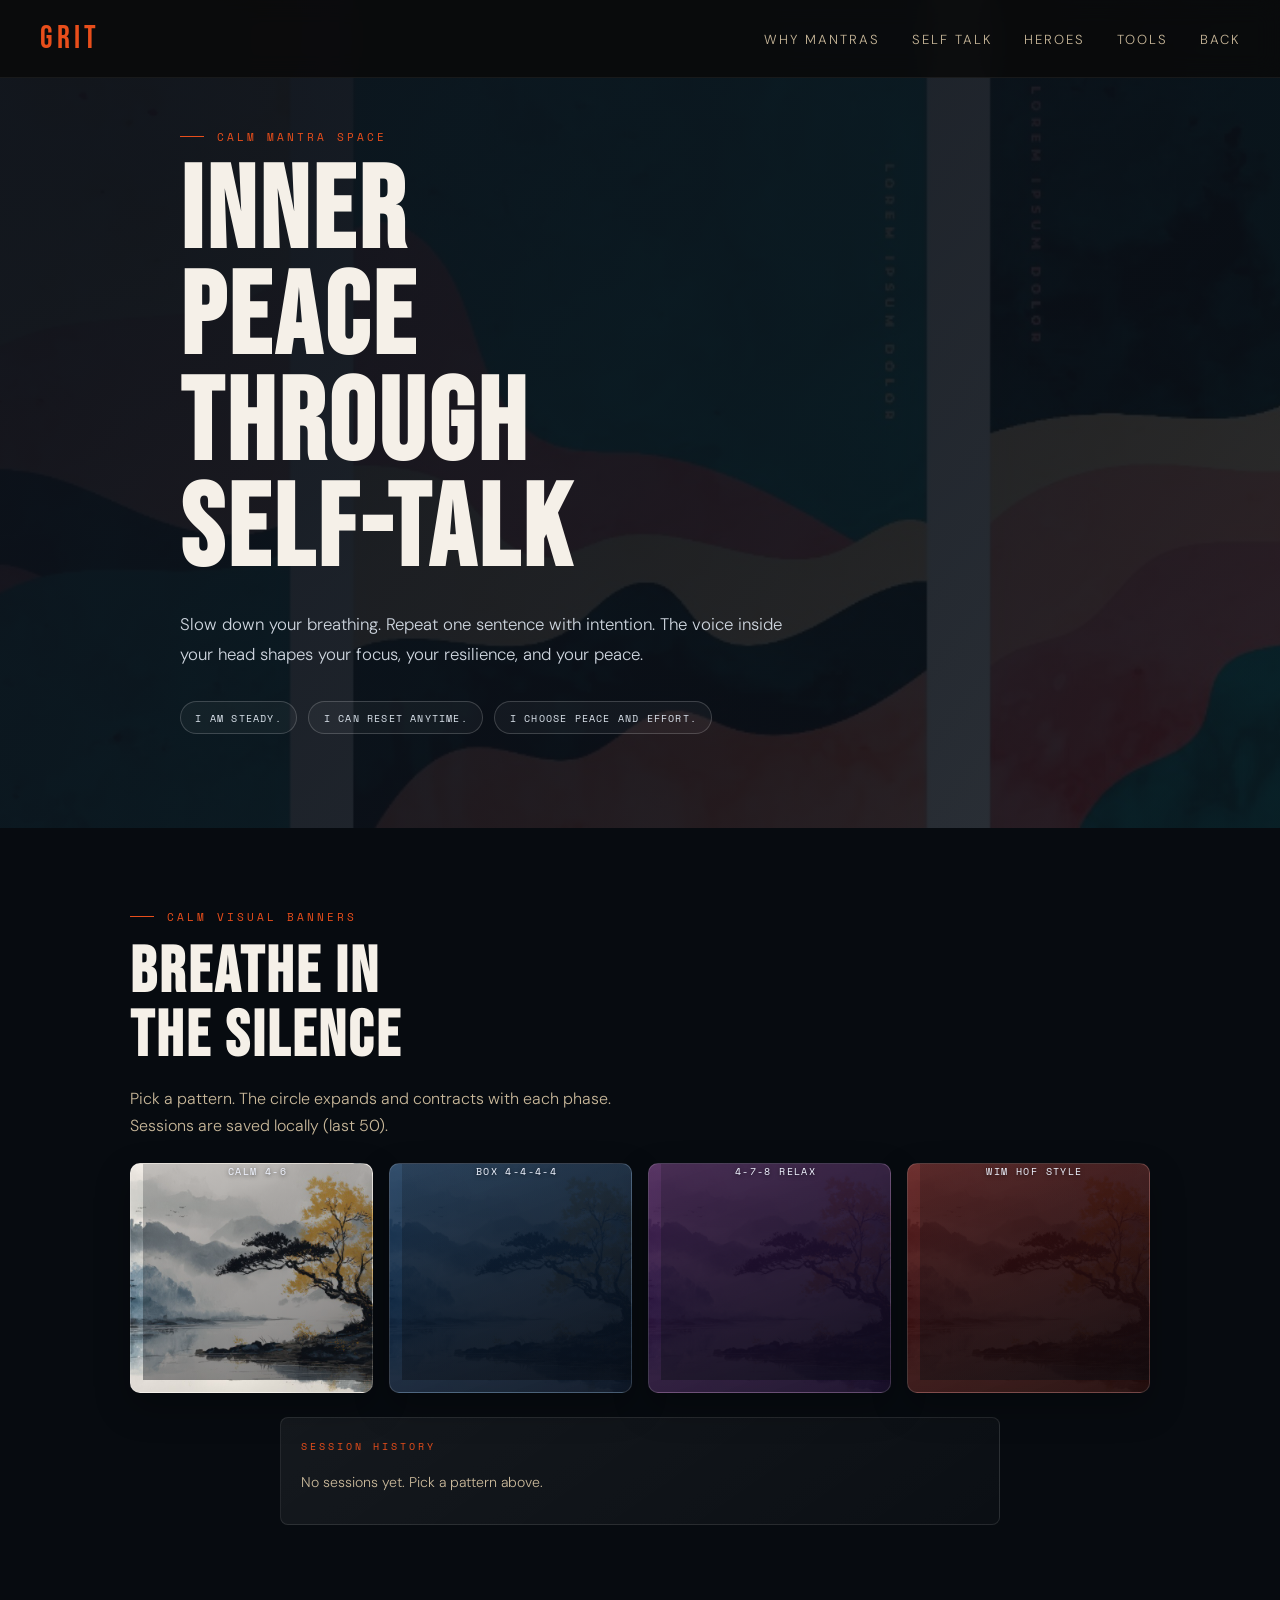
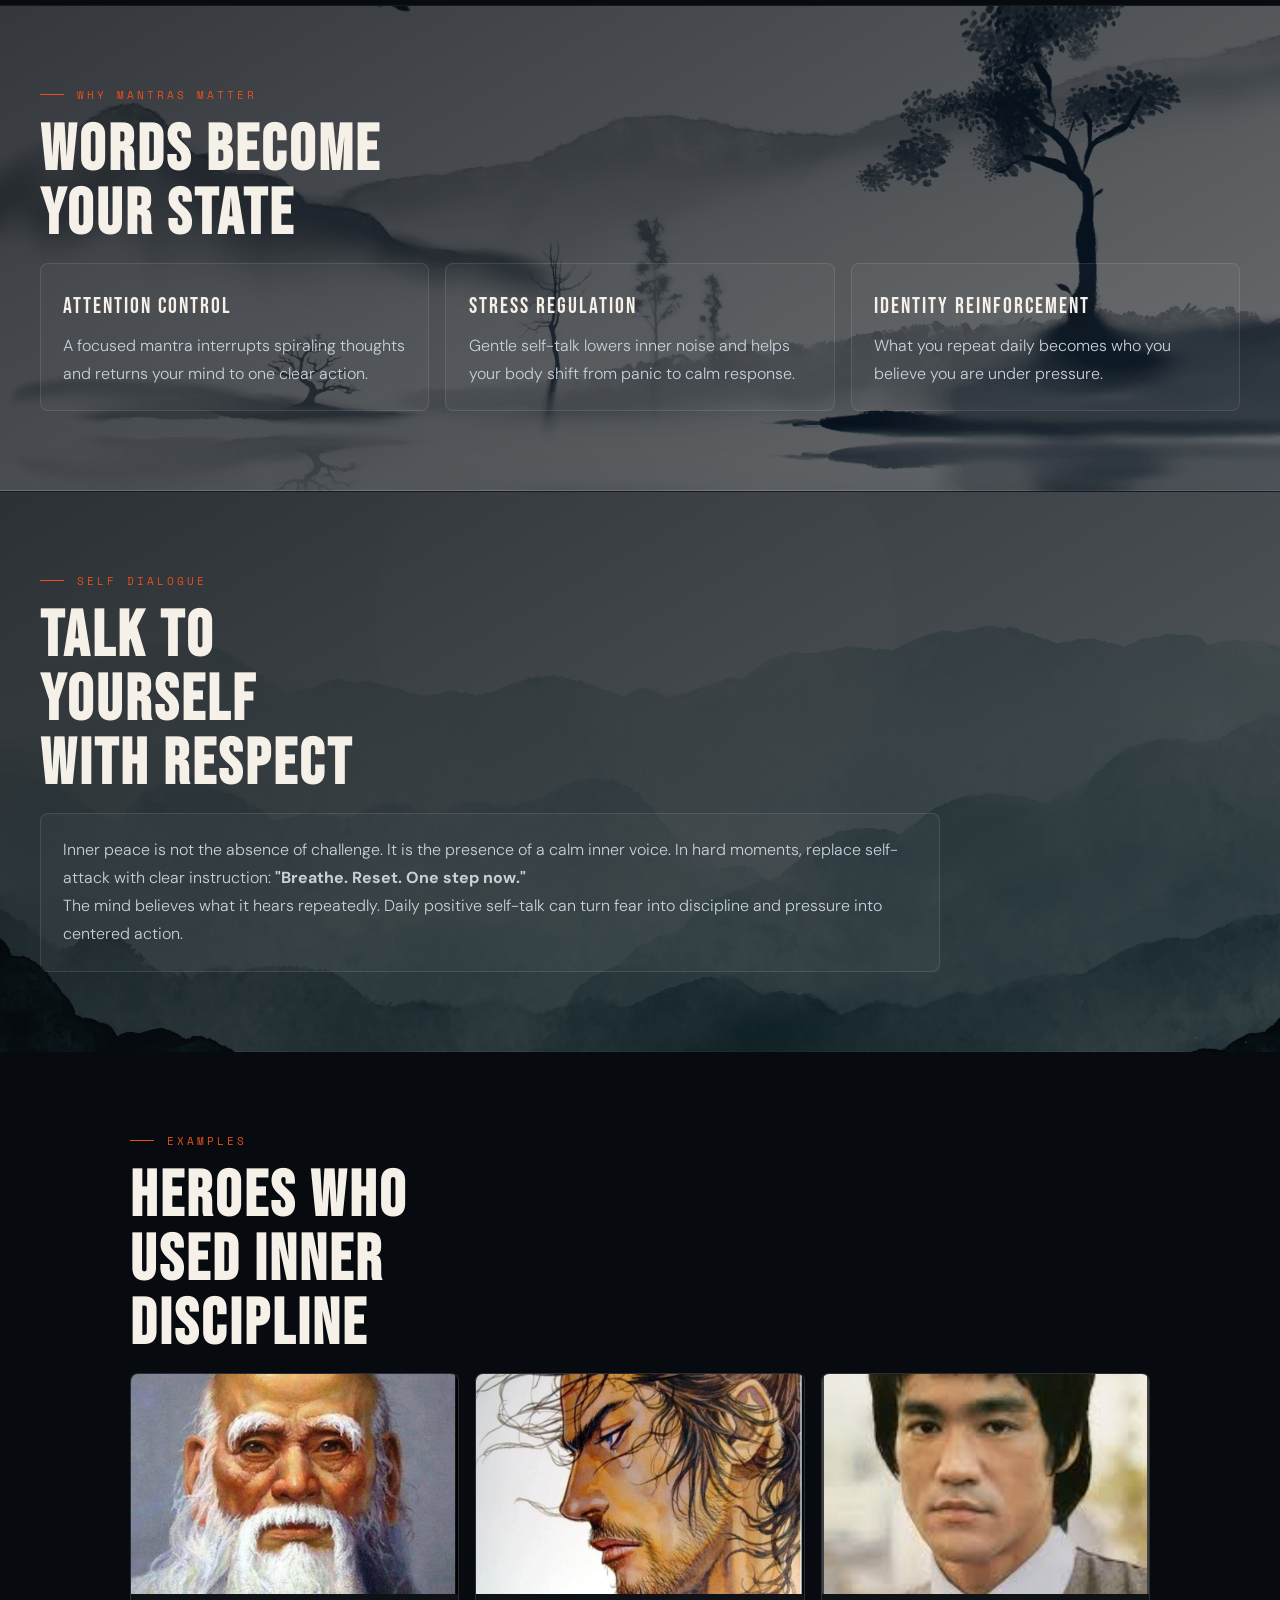
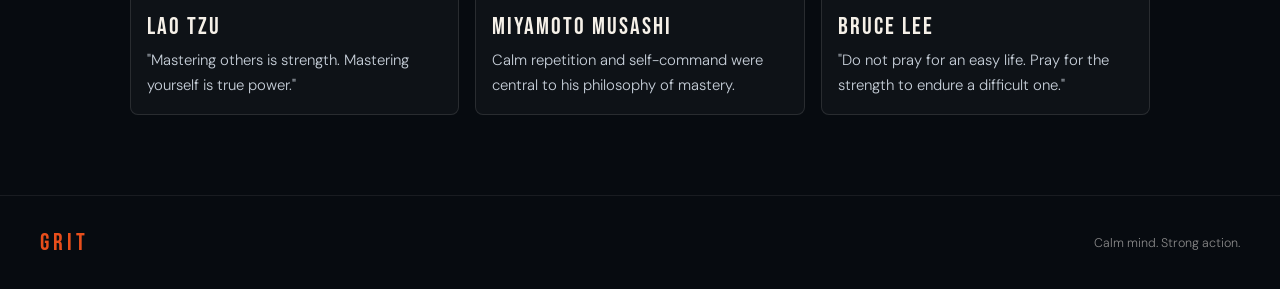
<file: mantras-calm.html>
<!DOCTYPE html>
<html lang="en">
<head>
  <meta charset="UTF-8" />
  <meta name="viewport" content="width=device-width, initial-scale=1.0" />
  <title>GRIT — Calm Mantras</title>

  <link rel="preconnect" href="https://fonts.googleapis.com" />
  <link
    href="https://fonts.googleapis.com/css2?family=Bebas+Neue&family=DM+Sans:ital,wght@0,300;0,400;0,500;1,300&family=Space+Mono&display=swap"
    rel="stylesheet"
  />
  <link rel="stylesheet" href="styles.css" />
</head>
<body class="mantra-calm-page">
  <nav>
    <a class="nav-logo" href="index.html">GRIT</a>
    <ul class="nav-links">
      <li><a href="#why">Why Mantras</a></li>
      <li><a href="#self-talk">Self Talk</a></li>
      <li><a href="#heroes">Heroes</a></li>
      <li><a href="tools.html">Tools</a></li>
      <li><a href="index.html#mantras">Back</a></li>
    </ul>
  </nav>

  <section id="calm-hero">
    <div class="calm-mist"></div>
    <div class="calm-ink"></div>
    <div class="calm-inner">
      <div class="section-label">Calm Mantra Space</div>
      <h1 class="calm-title">INNER<br>PEACE<br>THROUGH<br>SELF-TALK</h1>
      <p class="calm-sub">
        Slow down your breathing. Repeat one sentence with intention.
        The voice inside your head shapes your focus, your resilience, and your peace.
      </p>
      <div class="calm-pill-row">
        <span class="calm-pill">I am steady.</span>
        <span class="calm-pill">I can reset anytime.</span>
        <span class="calm-pill">I choose peace and effort.</span>
      </div>
    </div>
  </section>

  <section class="calm-section calm-banners">
    <div class="section-label">Calm Visual Banners</div>
    <h2 class="section-title">BREATHE IN<br>THE SILENCE</h2>
    <p class="section-sub" style="margin-bottom:1.5rem">Pick a pattern. The circle expands and contracts with each phase. Sessions are saved locally (last 50).</p>
    <div class="calm-banner-grid breath-pattern-grid">
      <button class="calm-banner b1 breathe-trigger" type="button" data-pattern="calm" data-label="CALM 4-6" aria-label="Calm 4-6 breathing"></button>
      <button class="calm-banner b2 breathe-trigger" type="button" data-pattern="box" data-label="BOX 4-4-4-4" aria-label="Box breathing"></button>
      <button class="calm-banner b3 breathe-trigger" type="button" data-pattern="n478" data-label="4-7-8 RELAX" aria-label="Four seven eight breathing"></button>
      <button class="calm-banner b4 breathe-trigger" type="button" data-pattern="wim" data-label="WIM HOF STYLE" aria-label="Wim Hof style rounds"></button>
    </div>
    <div class="tools-card" style="margin-top:1.5rem;max-width:720px;margin-left:auto;margin-right:auto">
      <div class="result-label">Session history</div>
      <ul id="breathHistoryList" class="quote-list breath-hist-list"></ul>
    </div>
  </section>

  <section id="why" class="calm-section">
    <div class="section-label">Why Mantras Matter</div>
    <h2 class="section-title">WORDS BECOME<br>YOUR STATE</h2>
    <div class="calm-grid">
      <div class="calm-card">
        <div class="calm-card-title">Attention Control</div>
        <p>A focused mantra interrupts spiraling thoughts and returns your mind to one clear action.</p>
      </div>
      <div class="calm-card">
        <div class="calm-card-title">Stress Regulation</div>
        <p>Gentle self-talk lowers inner noise and helps your body shift from panic to calm response.</p>
      </div>
      <div class="calm-card">
        <div class="calm-card-title">Identity Reinforcement</div>
        <p>What you repeat daily becomes who you believe you are under pressure.</p>
      </div>
    </div>
  </section>

  <section id="self-talk" class="calm-section">
    <div class="section-label">Self Dialogue</div>
    <h2 class="section-title">TALK TO<br>YOURSELF<br>WITH RESPECT</h2>
    <div class="calm-card wide">
      <p>
        Inner peace is not the absence of challenge. It is the presence of a calm inner voice.
        In hard moments, replace self-attack with clear instruction:
        <strong>"Breathe. Reset. One step now."</strong>
      </p>
      <p>
        The mind believes what it hears repeatedly. Daily positive self-talk can turn fear into discipline
        and pressure into centered action.
      </p>
    </div>
  </section>

  <section id="heroes" class="calm-section">
    <div class="section-label">Examples</div>
    <h2 class="section-title">HEROES WHO<br>USED INNER<br>DISCIPLINE</h2>
    <div class="hero-examples">
      <div class="hero-example-card">
        <img src="assets/heroes/lao-tzu-real.png" alt="Portrait of Lao Tzu" />
        <div class="hero-example-name">Lao Tzu</div>
        <p>"Mastering others is strength. Mastering yourself is true power."</p>
      </div>
      <div class="hero-example-card">
        <img src="assets/heroes/miyamoto-real.png" alt="Portrait of Miyamoto Musashi" />
        <div class="hero-example-name">Miyamoto Musashi</div>
        <p>Calm repetition and self-command were central to his philosophy of mastery.</p>
      </div>
      <div class="hero-example-card">
        <img src="assets/heroes/bruce-lee-real.png" alt="Portrait of Bruce Lee" />
        <div class="hero-example-name">Bruce Lee</div>
        <p>"Do not pray for an easy life. Pray for the strength to endure a difficult one."</p>
      </div>
    </div>
  </section>

  <footer>
    <div class="footer-logo">GRIT</div>
    <div class="footer-copy">Calm mind. Strong action.</div>
  </footer>

  <div class="breath-panel" id="breathPanel" aria-hidden="true">
    <div class="breath-card">
      <div class="result-label">Breathing Session</div>
      <div class="breath-circle-wrap">
        <div class="breath-circle-ring"></div>
        <div class="breath-circle" id="breathCircle">
          <div class="breath-phase" id="breathPhase">INHALE →</div>
          <div class="breath-count" id="breathCount">4</div>
        </div>
      </div>
      <div class="breath-meta">Cycle: <span id="breathCycle">1</span> · Elapsed: <span id="breathElapsed">00:00</span></div>
      <div class="breath-actions">
        <button class="btn-primary" id="breathStopBtn" type="button">Stop Session</button>
      </div>
    </div>
  </div>

  <script src="mantras-calm.js?v=20260514"></script>
</body>
</html>
</file>
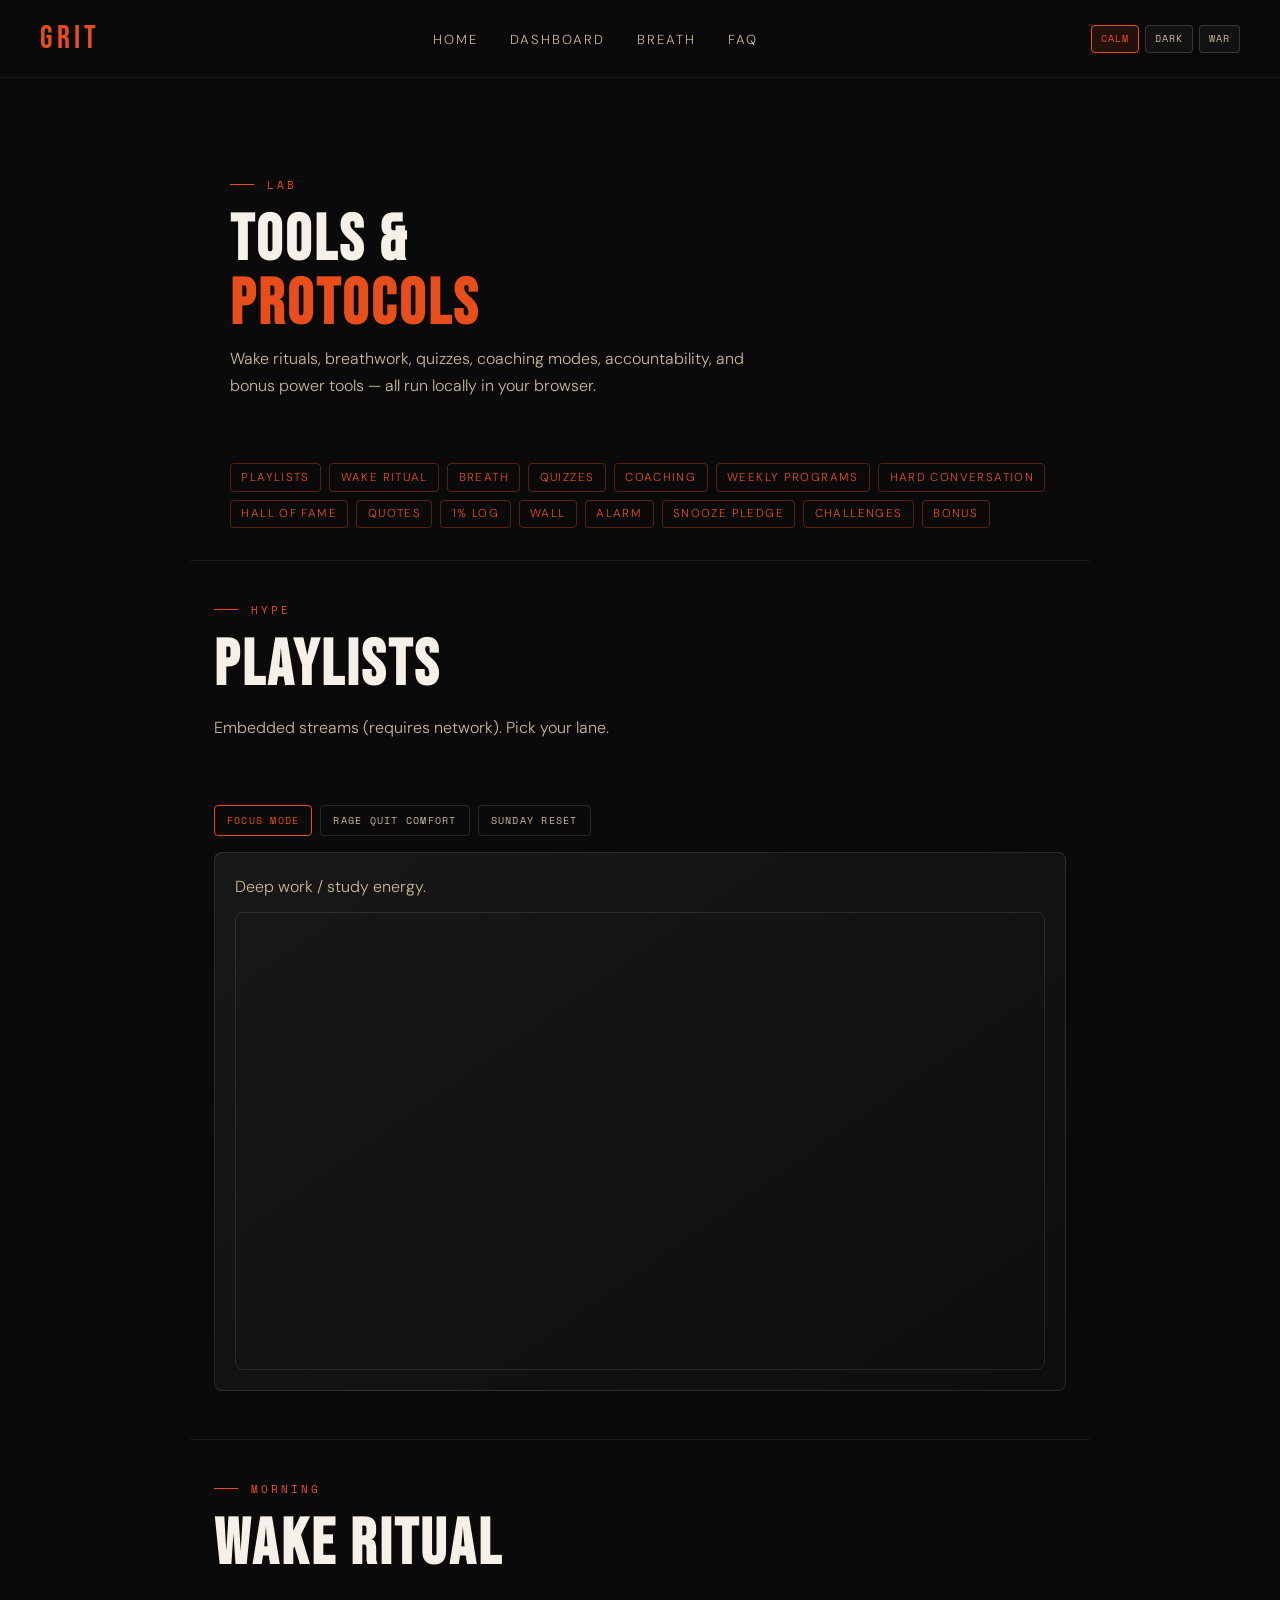
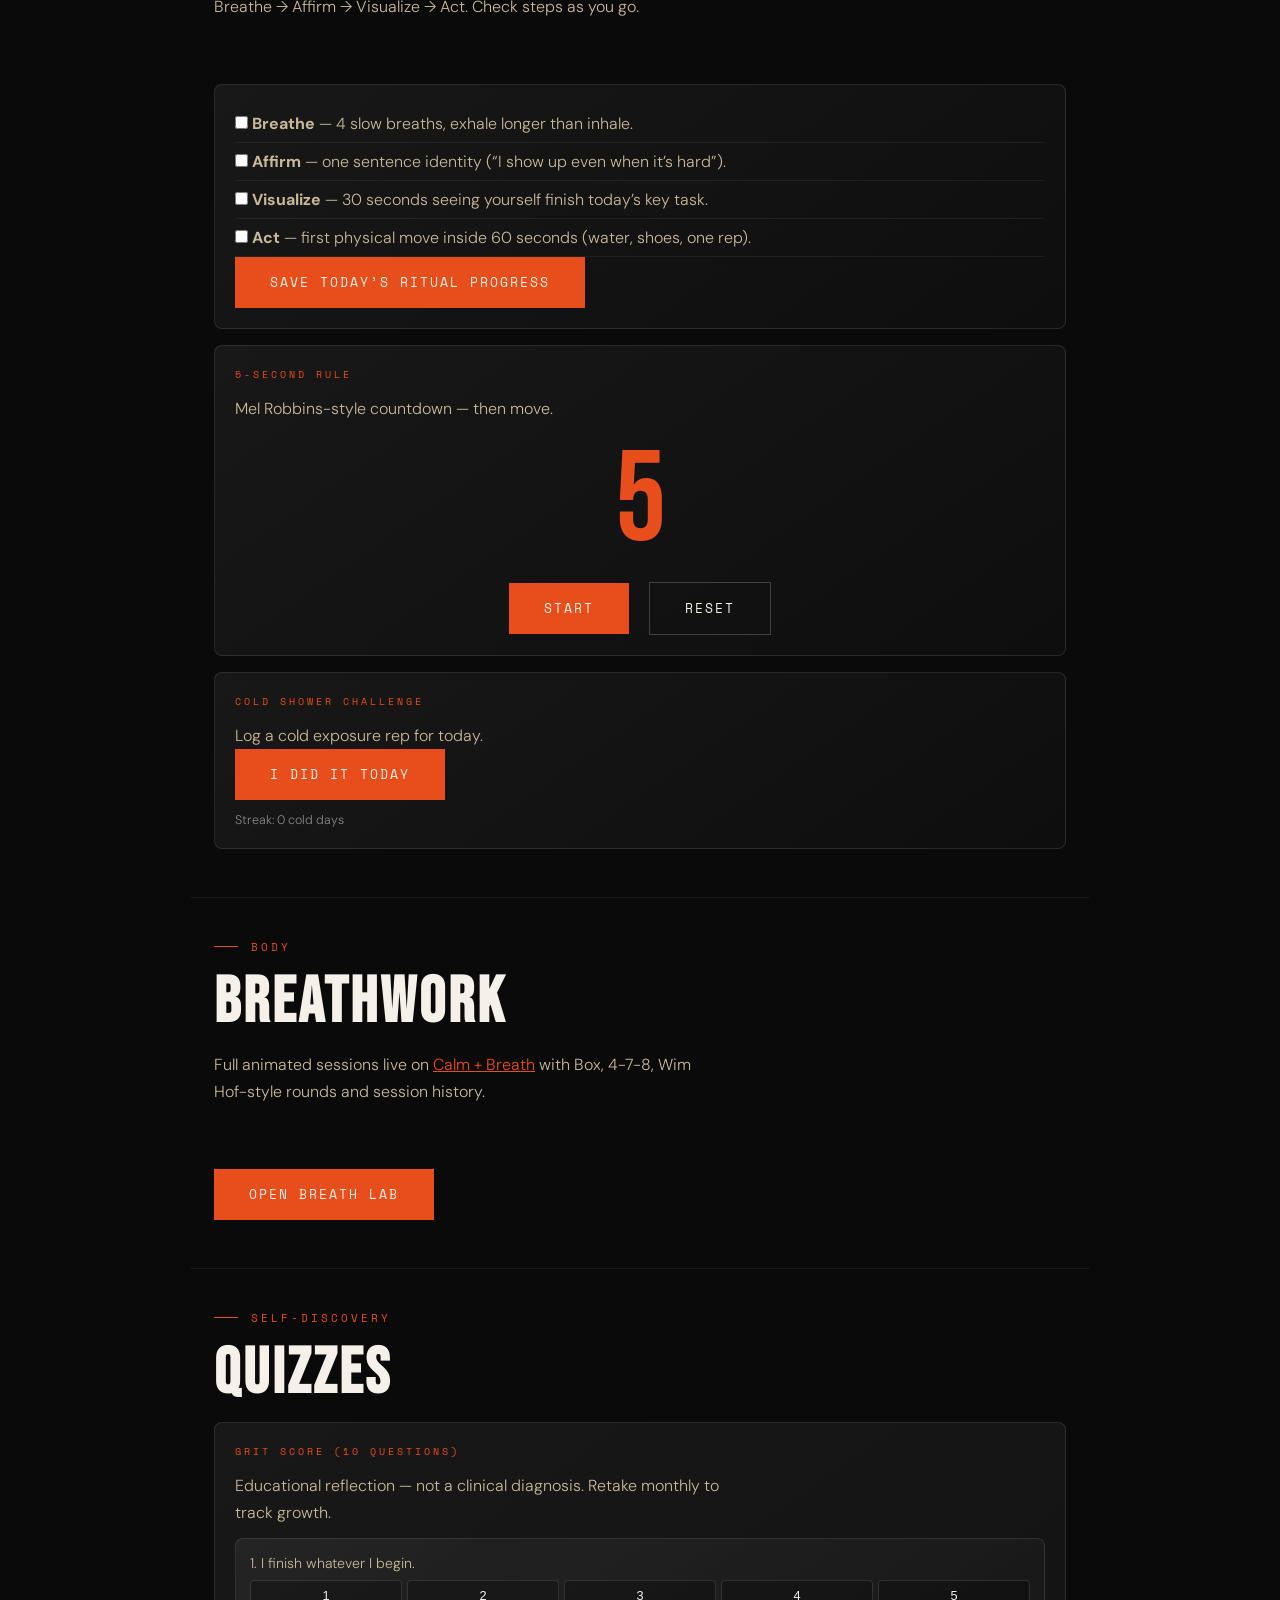
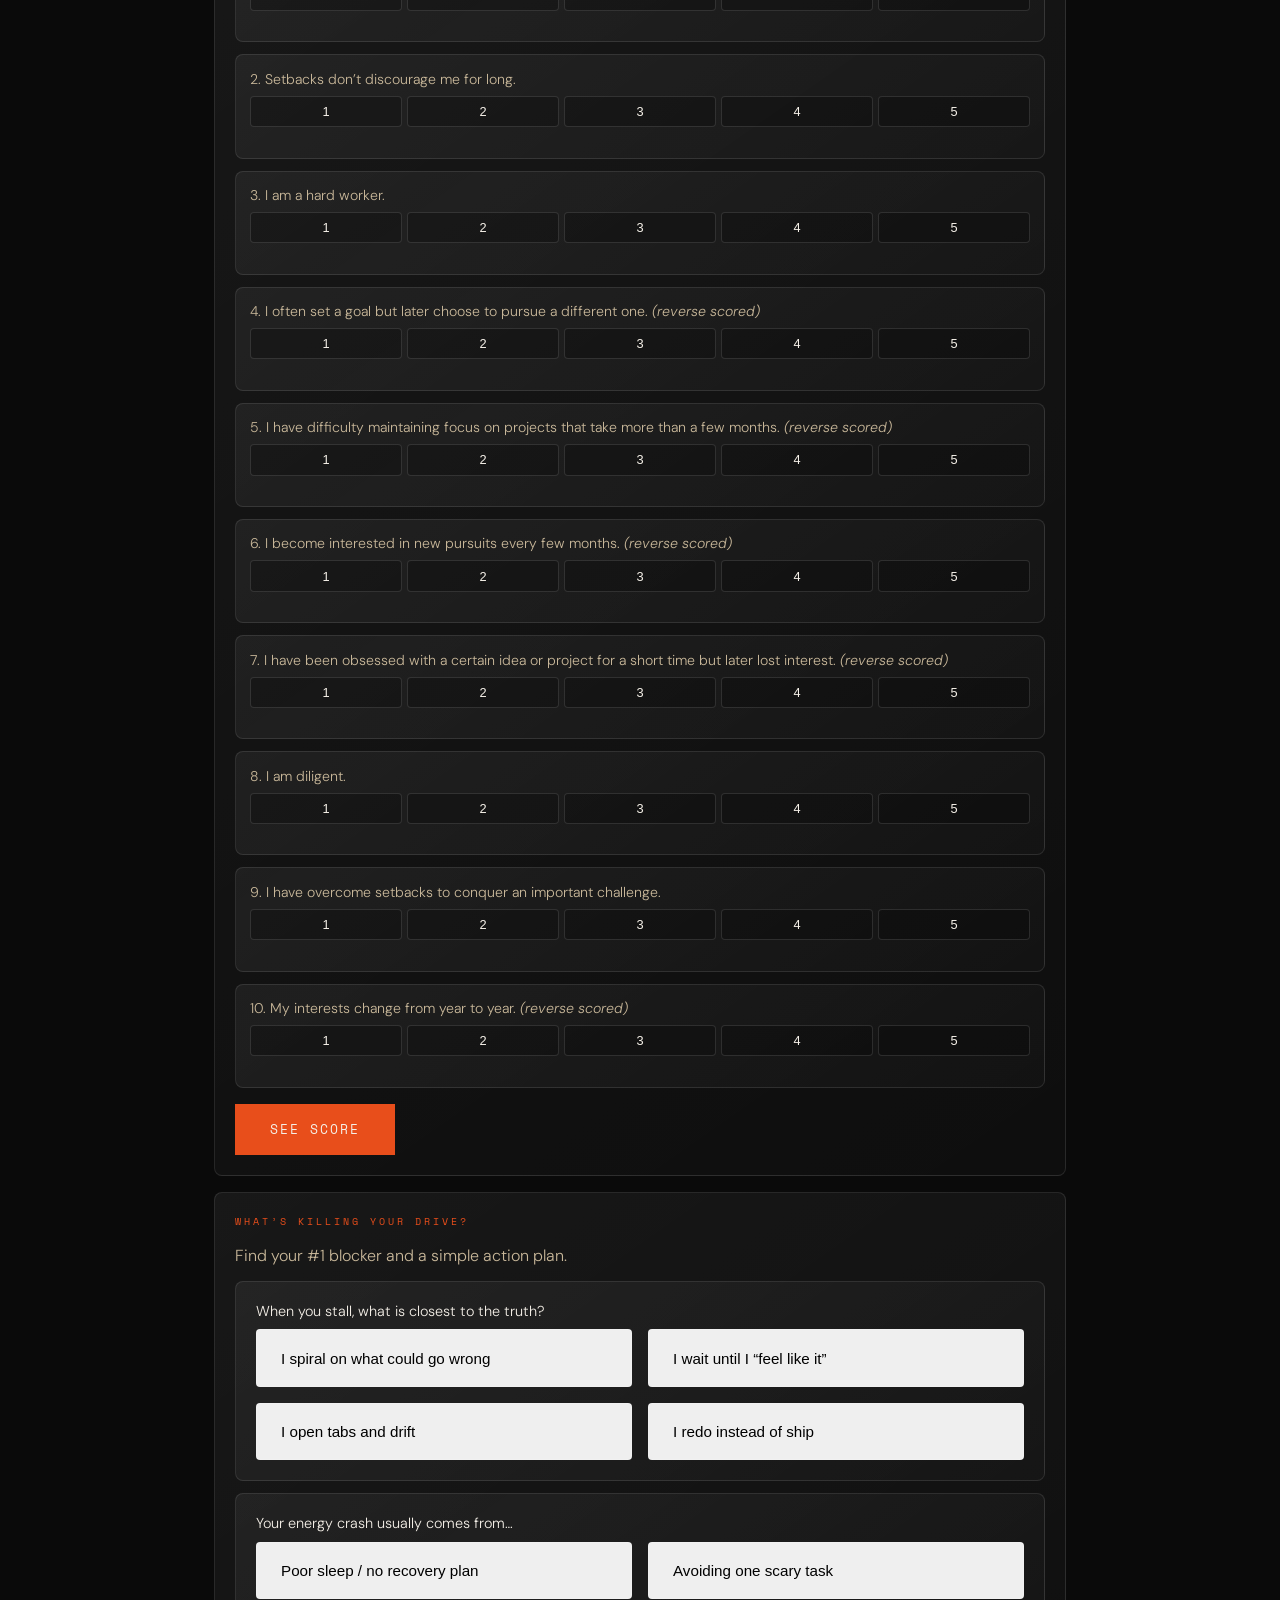
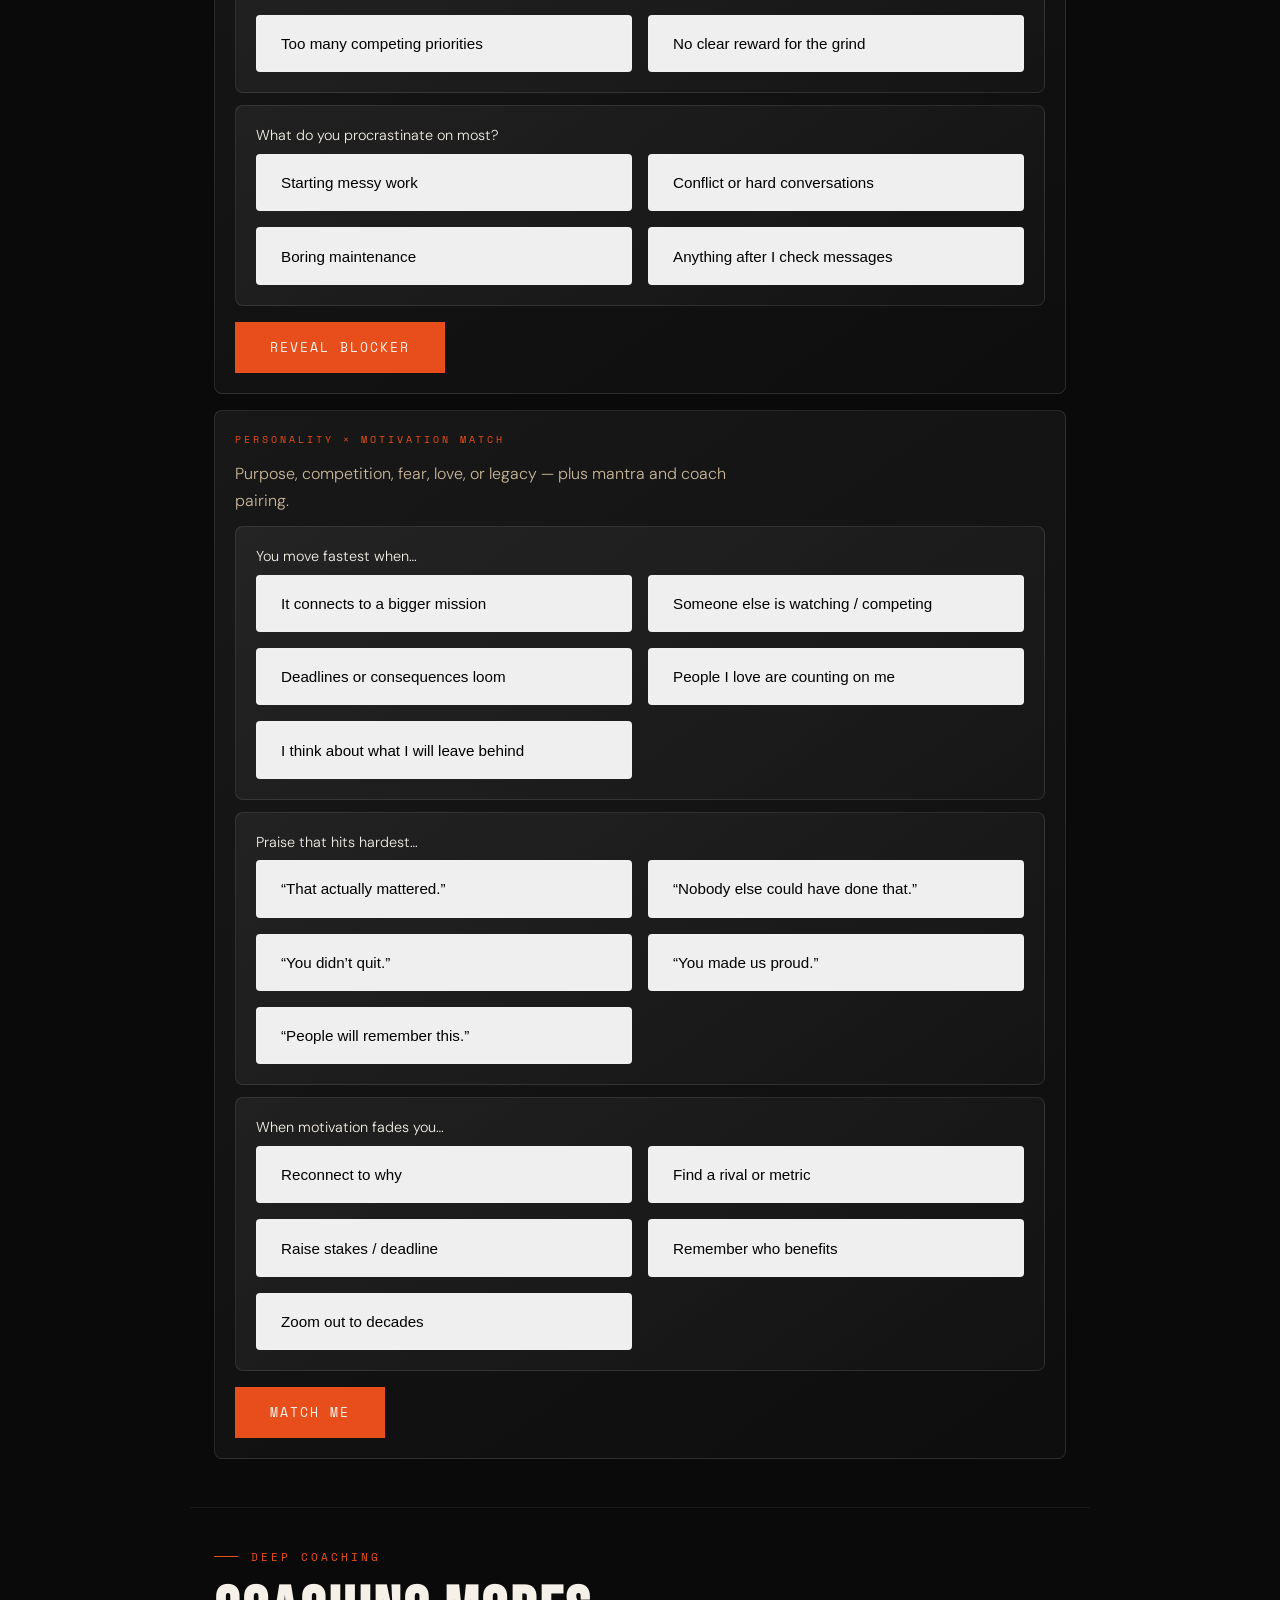
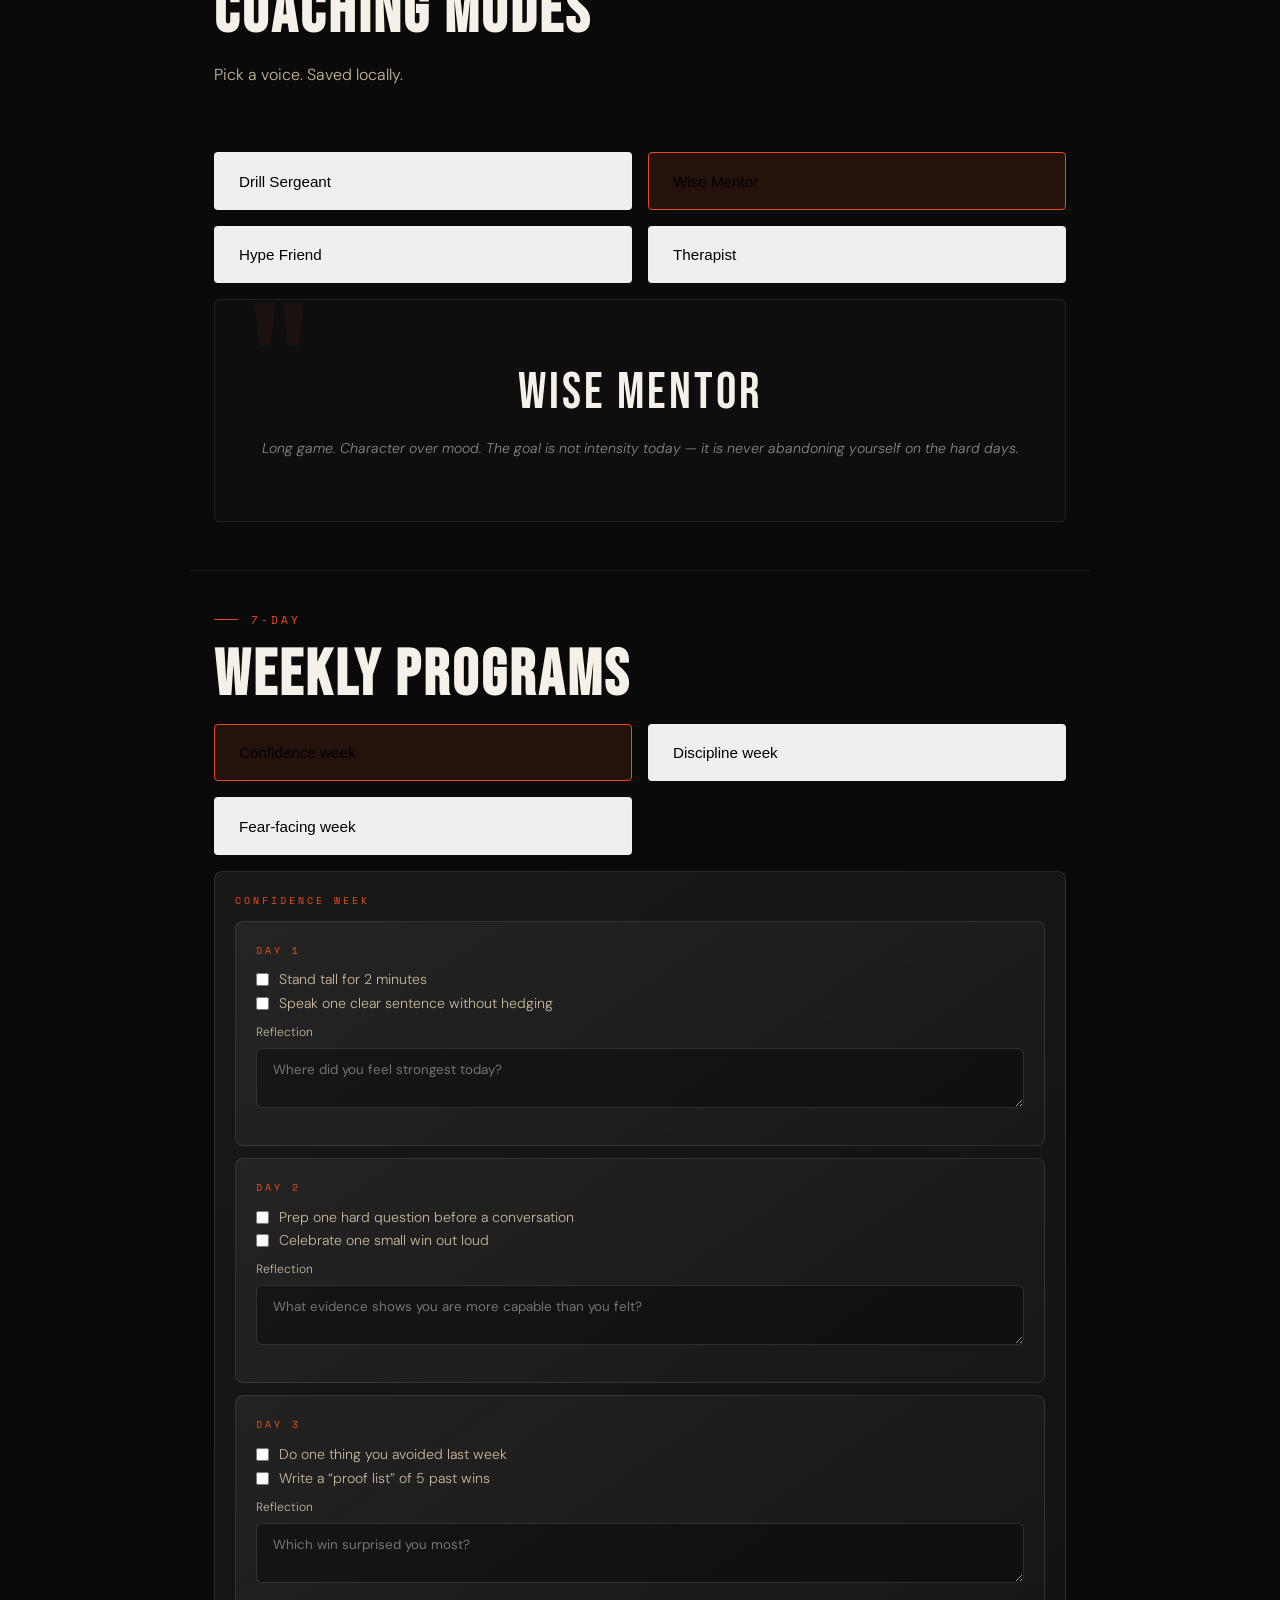
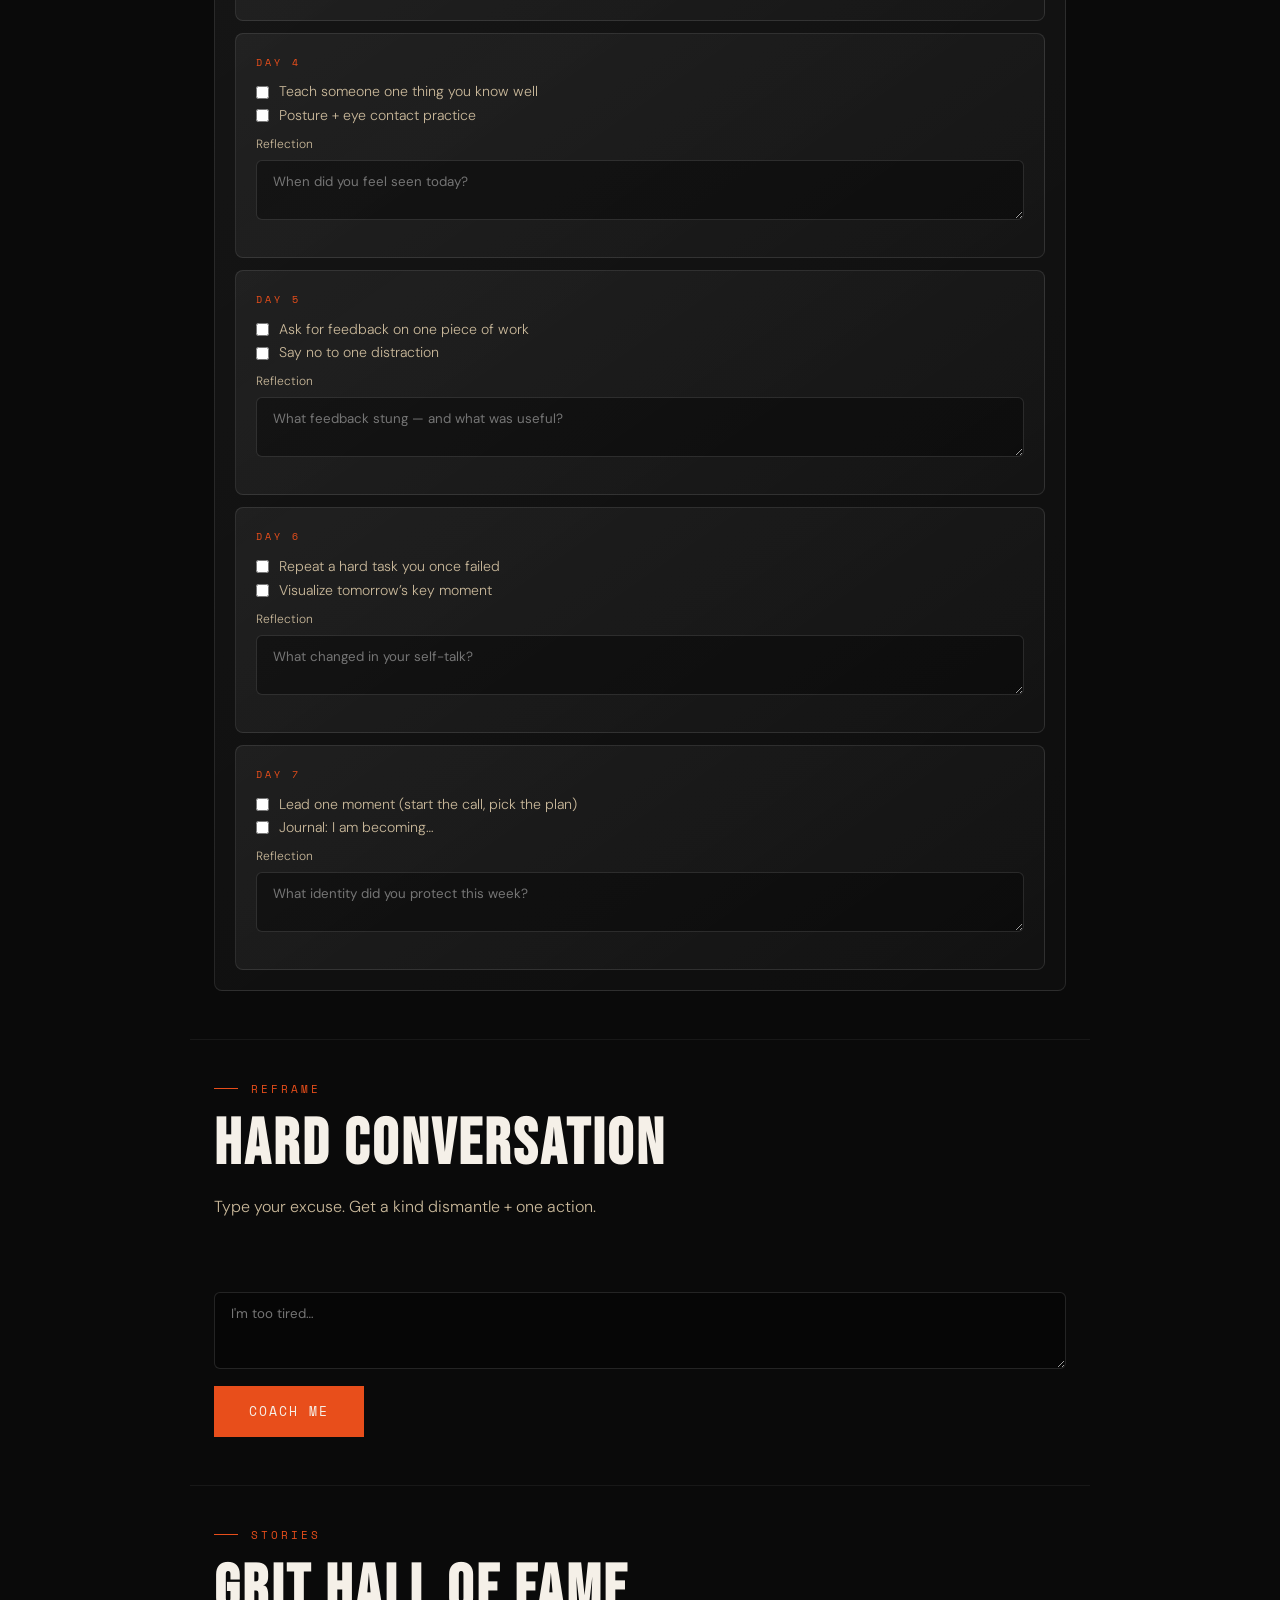
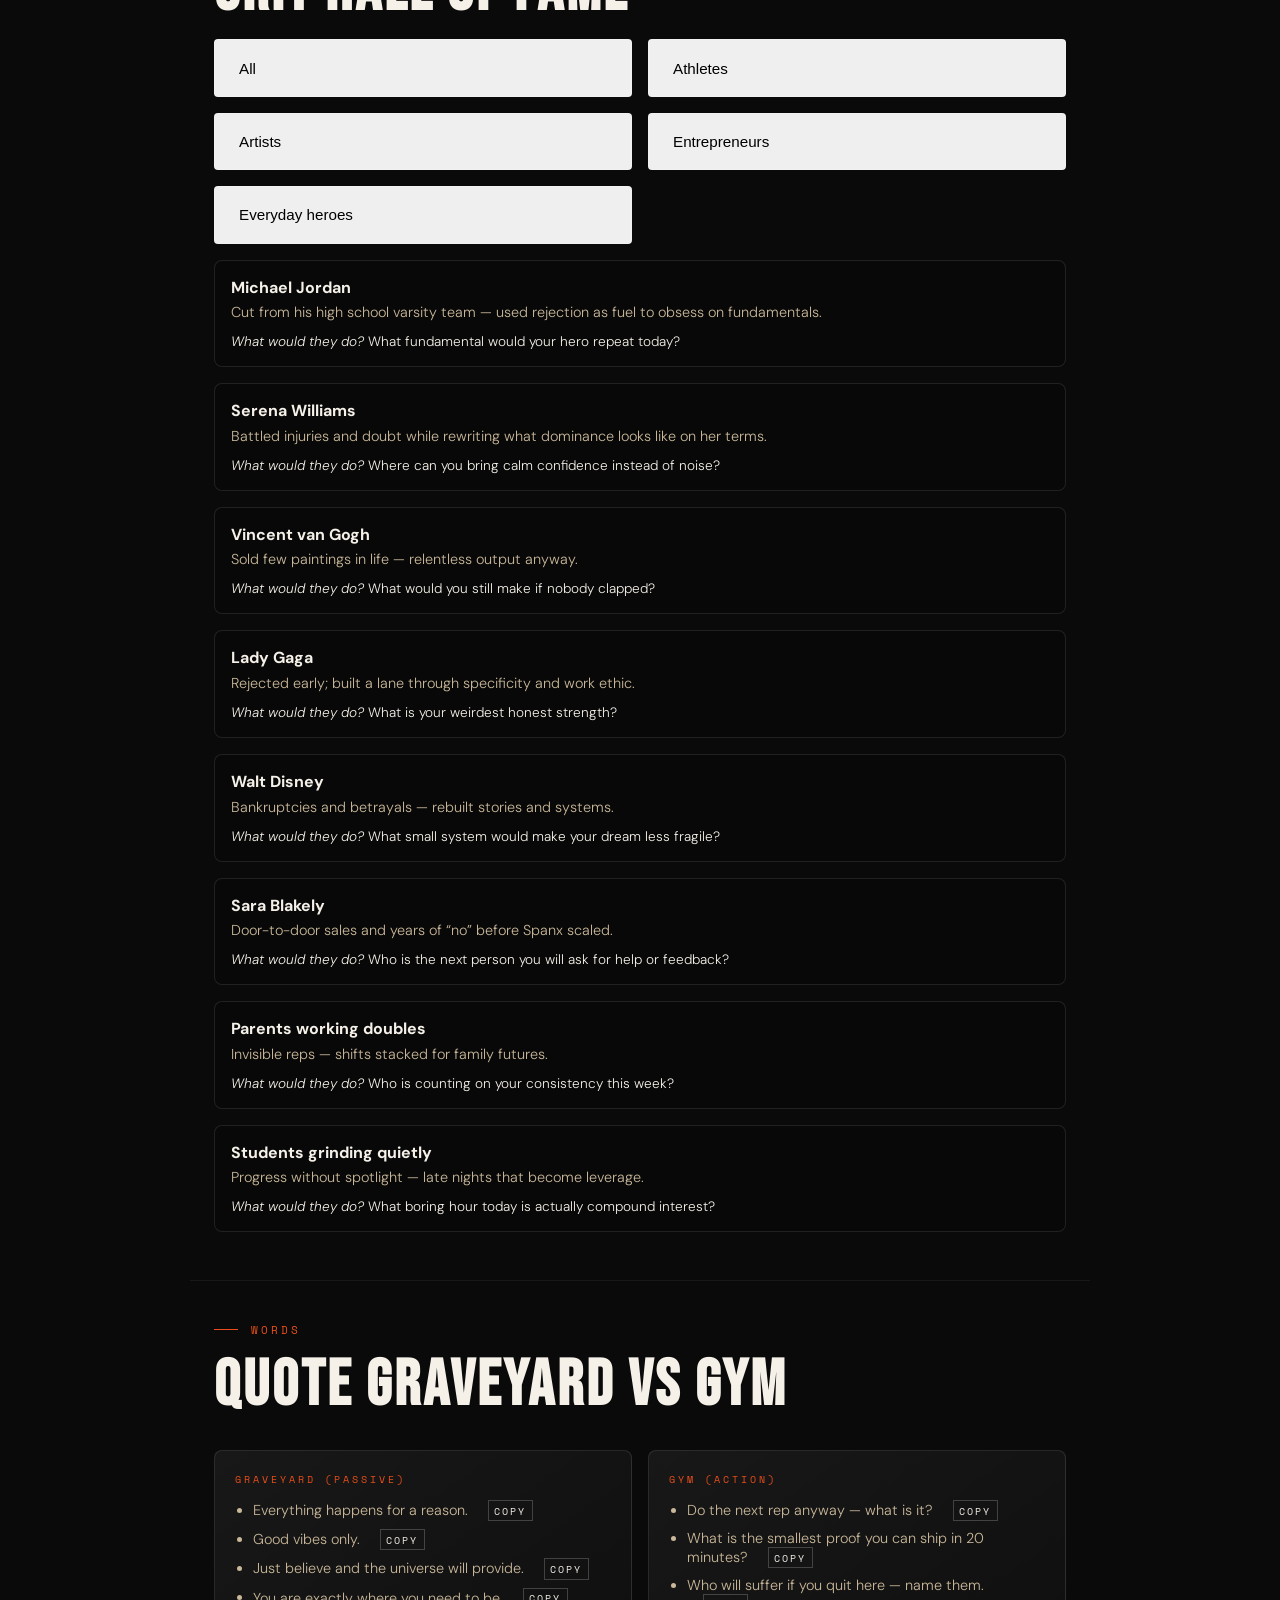
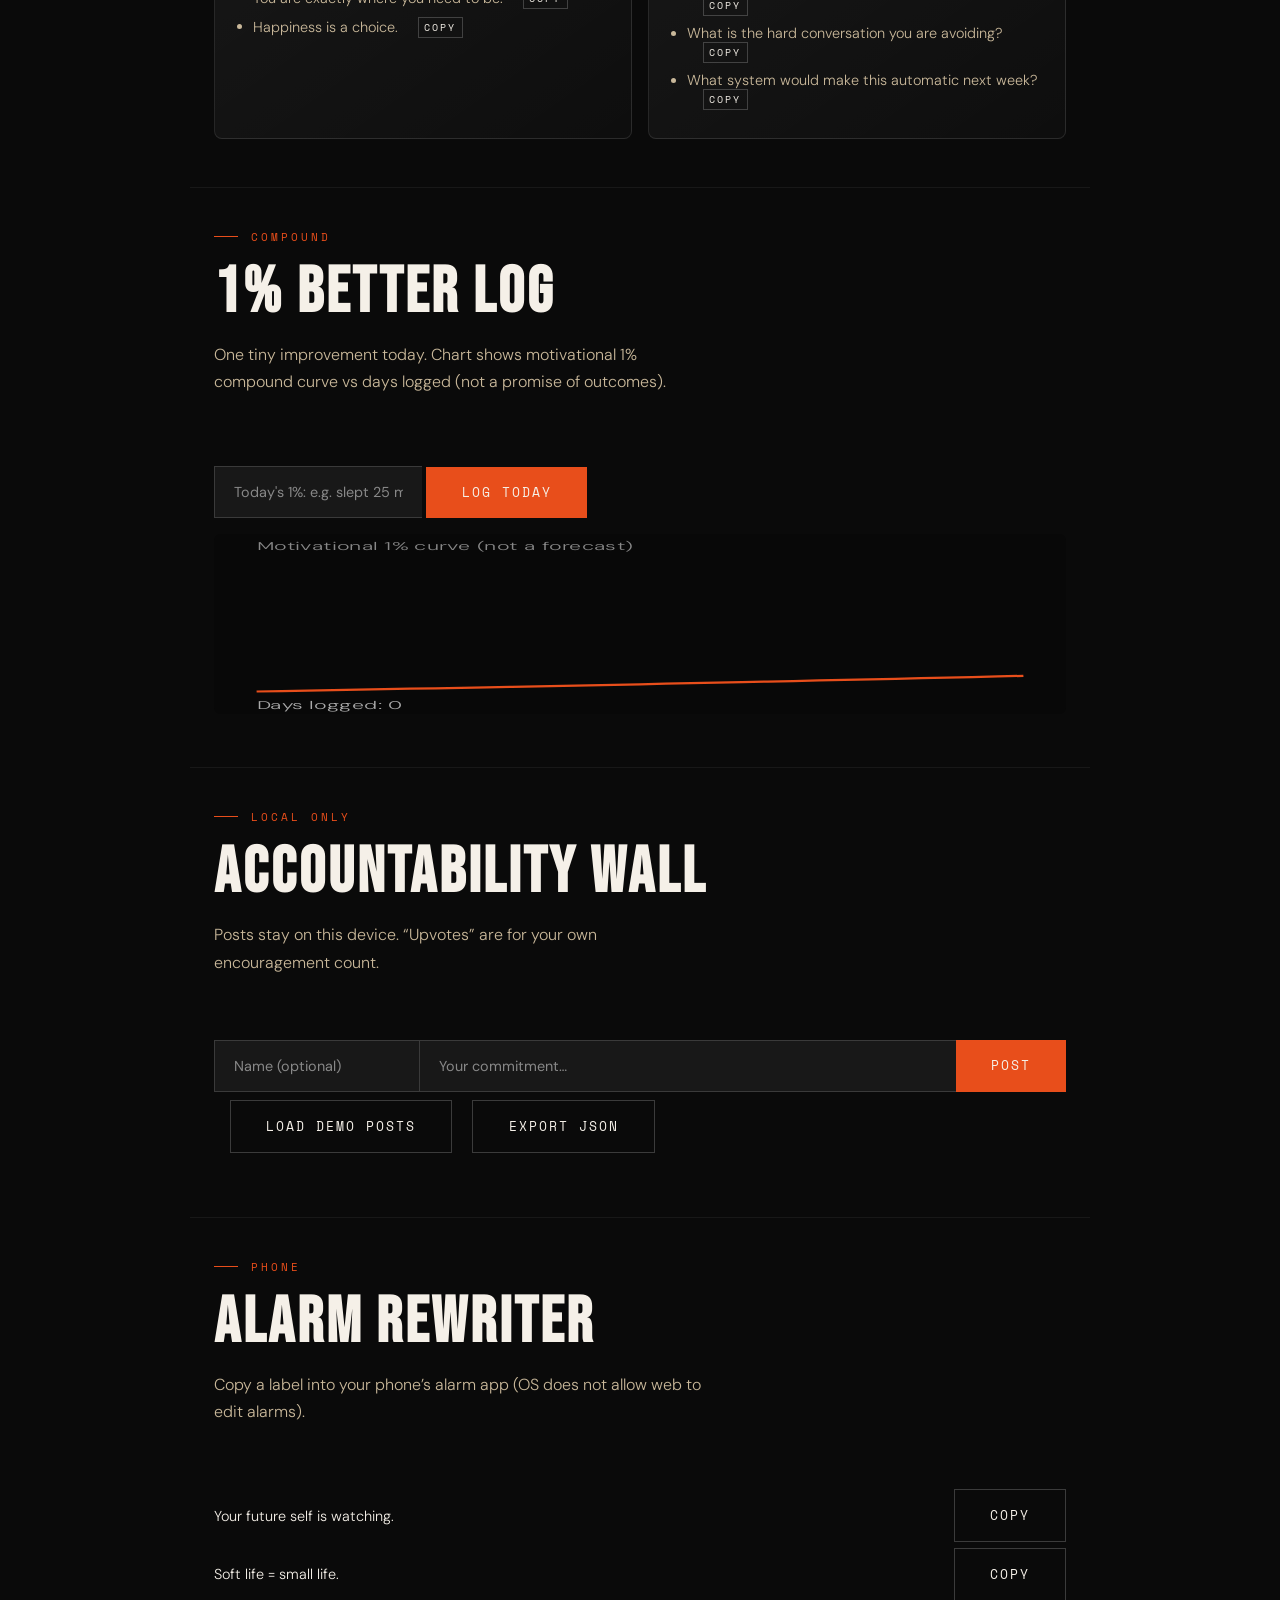
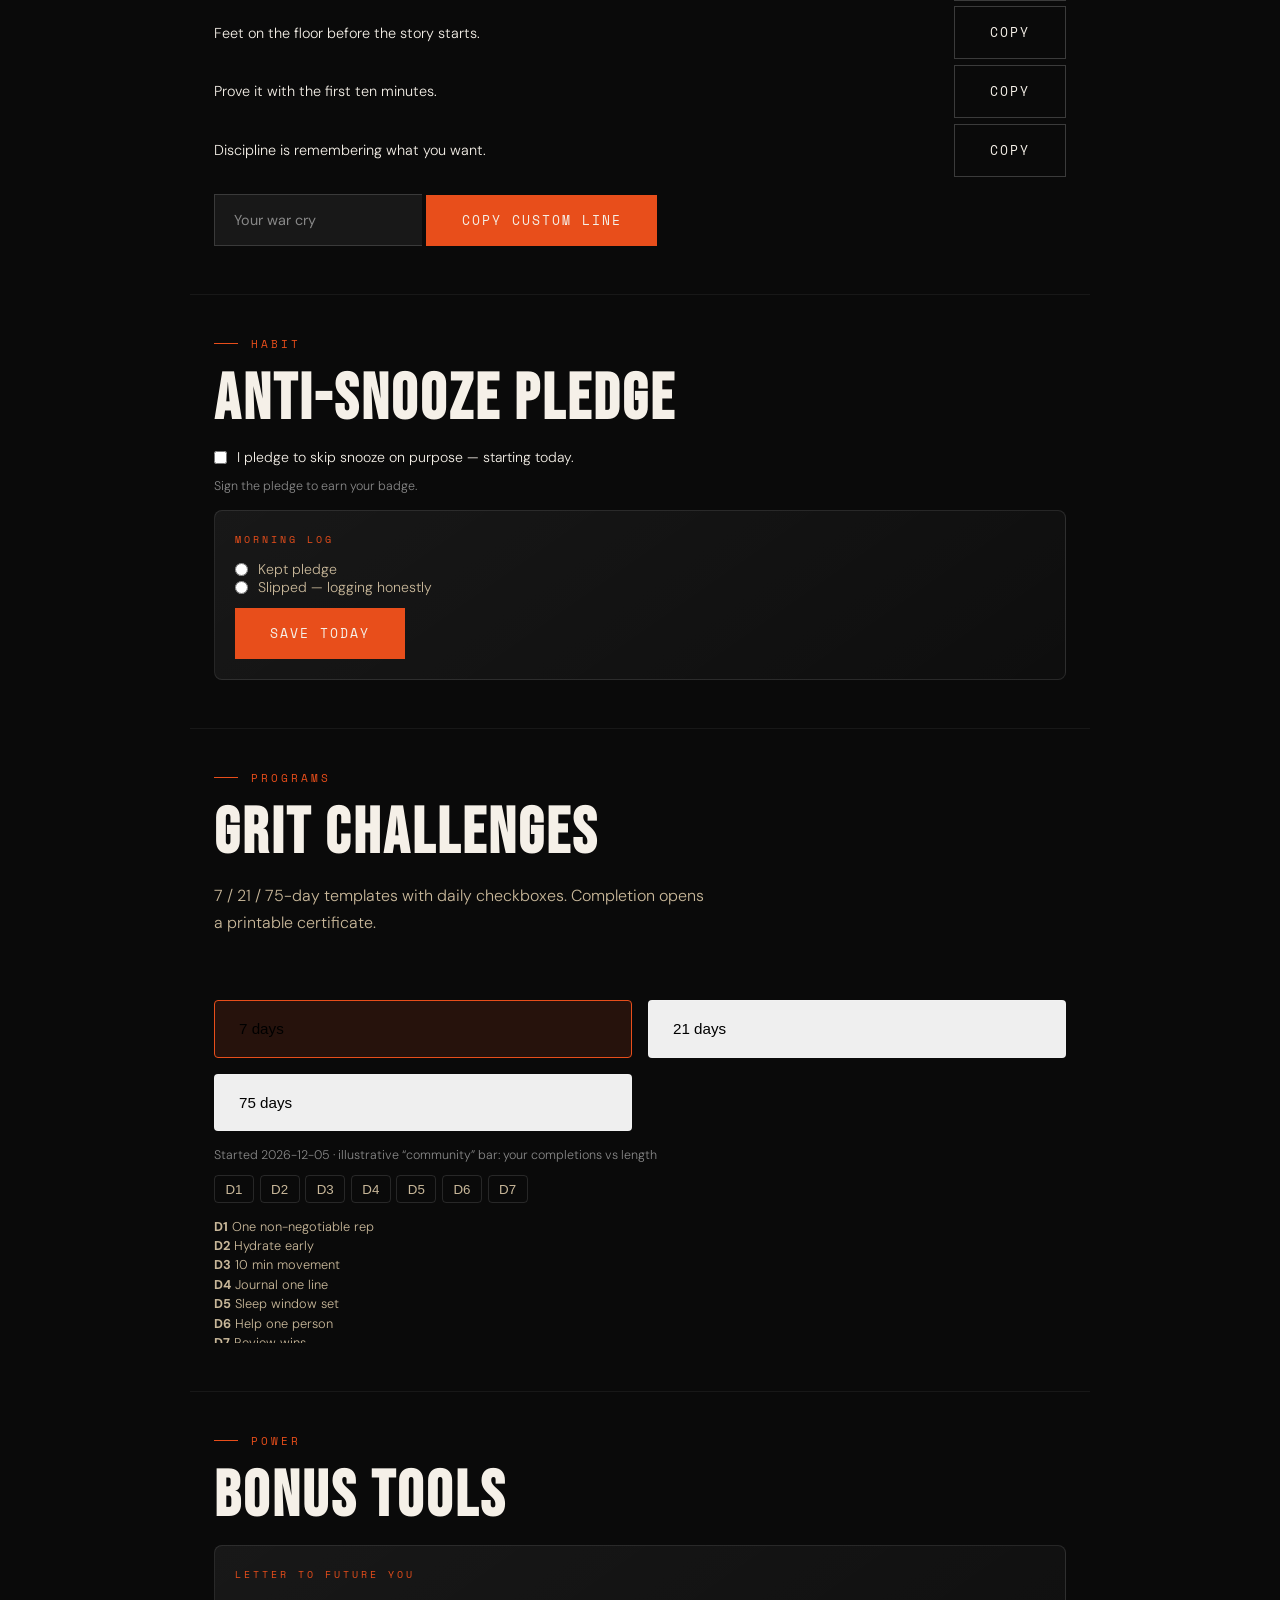
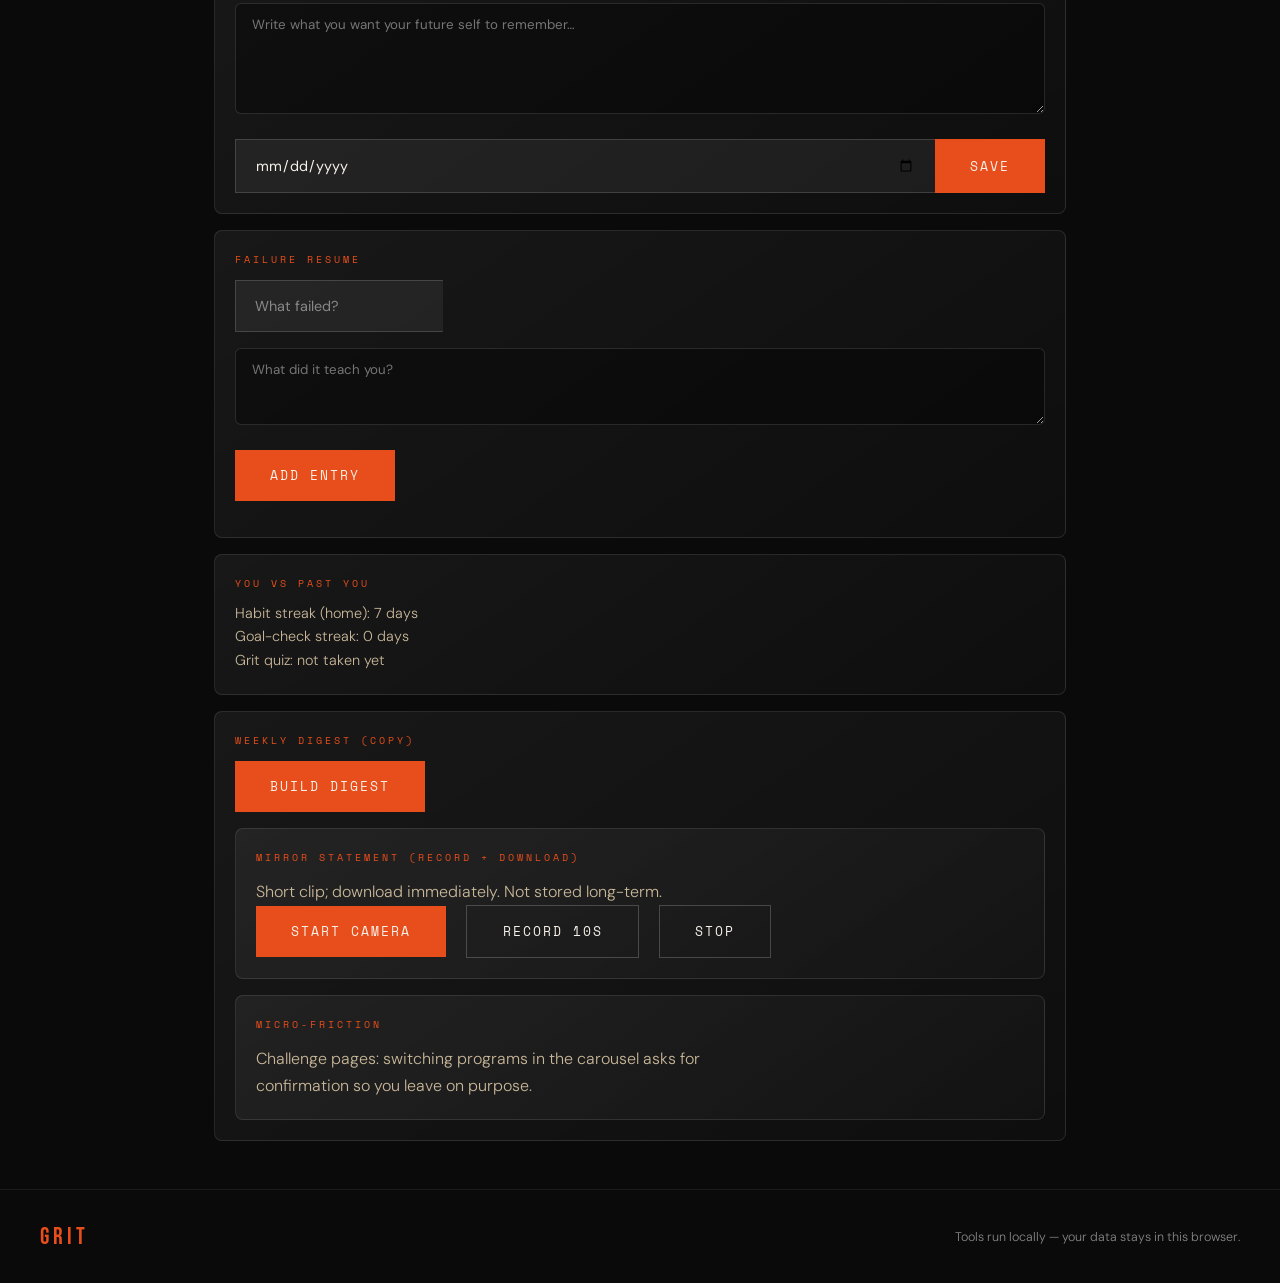
<file: tools.html>
<!DOCTYPE html>
<html lang="en">
<head>
  <meta charset="UTF-8" />
  <meta name="viewport" content="width=device-width, initial-scale=1.0" />
  <title>GRIT — Tools &amp; Lab</title>
  <link rel="preconnect" href="https://fonts.googleapis.com" />
  <link href="https://fonts.googleapis.com/css2?family=Bebas+Neue&family=DM+Sans:ital,wght@0,300;0,400;0,500;1,300&family=Space+Mono&display=swap" rel="stylesheet" />
  <link rel="stylesheet" href="styles.css" />
</head>
<body id="tools-body" class="tools-page">

<nav>
  <a class="nav-logo" href="index.html">GRIT</a>
  <ul class="nav-links">
    <li><a href="index.html">Home</a></li>
    <li><a href="index.html#daily-grit">Dashboard</a></li>
    <li><a href="mantras-calm.html">Breath</a></li>
    <li><a href="faq.html">FAQ</a></li>
  </ul>
  <div class="nav-theme-toggle" id="themeToggle" aria-label="Theme">
    <button type="button" class="theme-chip" data-theme-set="default">Calm</button>
    <button type="button" class="theme-chip" data-theme-set="dark">Dark</button>
    <button type="button" class="theme-chip" data-theme-set="war">War</button>
  </div>
</nav>

<section class="tools-hero">
  <div class="section-label">Lab</div>
  <h1 class="section-title" style="margin-bottom:0.5rem">TOOLS &amp;<br><span>PROTOCOLS</span></h1>
  <p class="section-sub" style="max-width:520px">Wake rituals, breathwork, quizzes, coaching modes, accountability, and bonus power tools — all run locally in your browser.</p>
  <div class="tools-nav-grid">
    <a href="#playlists">Playlists</a>
    <a href="#wake">Wake ritual</a>
    <a href="#breath">Breath</a>
    <a href="#quizzes">Quizzes</a>
    <a href="#coaching">Coaching</a>
    <a href="#weekly">Weekly programs</a>
    <a href="#excuse">Hard conversation</a>
    <a href="#hof">Hall of Fame</a>
    <a href="#quotes">Quotes</a>
    <a href="#onepct">1% log</a>
    <a href="#wall">Wall</a>
    <a href="#alarm">Alarm</a>
    <a href="#pledge">Snooze pledge</a>
    <a href="#challenges">Challenges</a>
    <a href="#bonus">Bonus</a>
  </div>
</section>

<section class="tools-section" id="playlists">
  <div class="section-label">Hype</div>
  <h2 class="section-title">PLAYLISTS</h2>
  <p class="section-sub">Embedded streams (requires network). Pick your lane.</p>
  <div class="tools-tabs" id="playlistTabs">
    <button type="button" class="tools-tab active" data-pl="focus">Focus mode</button>
    <button type="button" class="tools-tab" data-pl="rage">Rage quit comfort</button>
    <button type="button" class="tools-tab" data-pl="reset">Sunday reset</button>
  </div>
  <div class="tools-card" id="playlistPanels">
    <div class="tools-panel" data-pl-panel="focus">
      <p class="section-sub" style="margin:0">Deep work / study energy.</p>
      <div class="playlist-frame-wrap">
        <iframe title="Focus playlist" src="https://www.youtube.com/embed/jfKfPfyJRdk" allow="accelerometer; autoplay; clipboard-write; encrypted-media; gyroscope; picture-in-picture" allowfullscreen></iframe>
      </div>
    </div>
    <div class="tools-panel" data-pl-panel="rage" hidden>
      <p class="section-sub" style="margin:0">High intensity — use before a hard block.</p>
      <div class="playlist-frame-wrap">
        <iframe title="High energy" src="https://www.youtube.com/embed/56hqRlTWf0E" allowfullscreen></iframe>
      </div>
    </div>
    <div class="tools-panel" data-pl-panel="reset" hidden>
      <p class="section-sub" style="margin:0">Slow down and recover.</p>
      <div class="playlist-frame-wrap">
        <iframe title="Ambient reset" src="https://www.youtube.com/embed/Dx5qFachd3A" allowfullscreen></iframe>
      </div>
    </div>
  </div>
</section>

<section class="tools-section" id="wake">
  <div class="section-label">Morning</div>
  <h2 class="section-title">WAKE RITUAL</h2>
  <p class="section-sub">Breathe → Affirm → Visualize → Act. Check steps as you go.</p>
  <div class="tools-card">
    <ol class="ritual-steps" id="ritualSteps">
      <li><label><input type="checkbox" data-ritual="breathe" /> <strong>Breathe</strong> — 4 slow breaths, exhale longer than inhale.</label></li>
      <li><label><input type="checkbox" data-ritual="affirm" /> <strong>Affirm</strong> — one sentence identity (“I show up even when it’s hard”).</label></li>
      <li><label><input type="checkbox" data-ritual="visualize" /> <strong>Visualize</strong> — 30 seconds seeing yourself finish today’s key task.</label></li>
      <li><label><input type="checkbox" data-ritual="act" /> <strong>Act</strong> — first physical move inside 60 seconds (water, shoes, one rep).</label></li>
    </ol>
    <button type="button" class="btn-primary" id="ritualSave">Save today’s ritual progress</button>
  </div>
  <div class="tools-card" style="margin-top:1rem">
    <div class="result-label">5-second rule</div>
    <p class="section-sub" style="margin:0">Mel Robbins-style countdown — then move.</p>
    <div class="five-sec-display" id="fiveSecNum">5</div>
    <div style="text-align:center">
      <button type="button" class="btn-primary" id="fiveSecStart">Start</button>
      <button type="button" class="btn-ghost" id="fiveSecReset">Reset</button>
    </div>
  </div>
  <div class="tools-card" style="margin-top:1rem">
    <div class="result-label">Cold shower challenge</div>
    <p class="section-sub" style="margin:0">Log a cold exposure rep for today.</p>
    <button type="button" class="btn-primary" id="coldShowerLog">I did it today</button>
    <p class="cta-note" id="coldShowerStreak" style="margin-top:0.75rem">Streak: 0 days</p>
  </div>
</section>

<section class="tools-section" id="breath">
  <div class="section-label">Body</div>
  <h2 class="section-title">BREATHWORK</h2>
  <p class="section-sub">Full animated sessions live on <a href="mantras-calm.html" style="color:var(--orange)">Calm + Breath</a> with Box, 4-7-8, Wim Hof-style rounds and session history.</p>
  <a href="mantras-calm.html" class="btn-primary">Open breath lab</a>
</section>

<section class="tools-section" id="quizzes">
  <div class="section-label">Self-discovery</div>
  <h2 class="section-title">QUIZZES</h2>

  <div class="tools-card" id="gritQuizCard">
    <div class="result-label">Grit score (10 questions)</div>
    <p class="section-sub" style="margin:0">Educational reflection — not a clinical diagnosis. Retake monthly to track growth.</p>
    <div id="gritQuizMount"></div>
    <div id="gritQuizResult" hidden></div>
  </div>

  <div class="tools-card" style="margin-top:1rem" id="driveQuizCard">
    <div class="result-label">What’s killing your drive?</div>
    <p class="section-sub" style="margin:0">Find your #1 blocker and a simple action plan.</p>
    <div id="driveQuizMount"></div>
    <div id="driveQuizResult" hidden></div>
  </div>

  <div class="tools-card" style="margin-top:1rem" id="motivationQuizCard">
    <div class="result-label">Personality × motivation match</div>
    <p class="section-sub" style="margin:0">Purpose, competition, fear, love, or legacy — plus mantra and coach pairing.</p>
    <div id="motivationQuizMount"></div>
    <div id="motivationQuizResult" hidden></div>
  </div>
</section>

<section class="tools-section" id="coaching">
  <div class="section-label">Deep coaching</div>
  <h2 class="section-title">COACHING MODES</h2>
  <p class="section-sub">Pick a voice. Saved locally.</p>
  <div class="quiz-options" id="personaPick" style="max-width:none;flex-wrap:wrap">
    <button type="button" class="quiz-opt" data-persona="drill">Drill Sergeant</button>
    <button type="button" class="quiz-opt" data-persona="mentor">Wise Mentor</button>
    <button type="button" class="quiz-opt" data-persona="hype">Hype Friend</button>
    <button type="button" class="quiz-opt" data-persona="therapist">Therapist</button>
  </div>
  <div class="mantra-display" style="margin-top:1rem">
    <div class="mantra-text" id="personaBlurb">Select a mode.</div>
    <div class="mantra-sub" id="personaSample">—</div>
  </div>
</section>

<section class="tools-section" id="weekly">
  <div class="section-label">7-day</div>
  <h2 class="section-title">WEEKLY PROGRAMS</h2>
  <div class="quiz-options" id="weekProgramPick" style="max-width:none;flex-wrap:wrap">
    <button type="button" class="quiz-opt" data-week="confidence">Confidence week</button>
    <button type="button" class="quiz-opt" data-week="discipline">Discipline week</button>
    <button type="button" class="quiz-opt" data-week="fear">Fear-facing week</button>
  </div>
  <div class="tools-card" id="weekProgramUI"></div>
</section>

<section class="tools-section" id="excuse">
  <div class="section-label">Reframe</div>
  <h2 class="section-title">HARD CONVERSATION</h2>
  <p class="section-sub">Type your excuse. Get a kind dismantle + one action.</p>
  <textarea id="excuseInput" class="mantra-personal-ta" rows="3" placeholder="I'm too tired…"></textarea>
  <button type="button" class="btn-primary" id="excuseSubmit">Coach me</button>
  <div class="tools-card" id="excuseOutput" style="margin-top:1rem;display:none"></div>
</section>

<section class="tools-section" id="hof">
  <div class="section-label">Stories</div>
  <h2 class="section-title">GRIT HALL OF FAME</h2>
  <div class="quiz-options" id="hofFilter" style="max-width:none;flex-wrap:wrap;margin-bottom:1rem">
    <button type="button" class="quiz-opt active" data-hof="all">All</button>
    <button type="button" class="quiz-opt" data-hof="athletes">Athletes</button>
    <button type="button" class="quiz-opt" data-hof="artists">Artists</button>
    <button type="button" class="quiz-opt" data-hof="entrepreneurs">Entrepreneurs</button>
    <button type="button" class="quiz-opt" data-hof="everyday">Everyday heroes</button>
  </div>
  <div class="hof-grid" id="hofGrid"></div>
</section>

<section class="tools-section" id="quotes">
  <div class="section-label">Words</div>
  <h2 class="section-title">QUOTE GRAVEYARD VS GYM</h2>
  <div class="quote-columns">
    <div class="tools-card">
      <div class="result-label">Graveyard (passive)</div>
      <ul class="quote-list" id="quoteGraveyard"></ul>
    </div>
    <div class="tools-card">
      <div class="result-label">Gym (action)</div>
      <ul class="quote-list" id="quoteGym"></ul>
    </div>
  </div>
</section>

<section class="tools-section" id="onepct">
  <div class="section-label">Compound</div>
  <h2 class="section-title">1% BETTER LOG</h2>
  <p class="section-sub">One tiny improvement today. Chart shows motivational 1% compound curve vs days logged (not a promise of outcomes).</p>
  <input class="cta-input" type="text" id="onePctInput" placeholder="Today's 1%: e.g. slept 25 min earlier" style="max-width:100%" />
  <button type="button" class="btn-primary" id="onePctSave" style="margin-top:0.5rem">Log today</button>
  <svg class="onepct-chart" id="onePctChart" viewBox="0 0 400 160" preserveAspectRatio="none"></svg>
</section>

<section class="tools-section" id="wall">
  <div class="section-label">Local only</div>
  <h2 class="section-title">ACCOUNTABILITY WALL</h2>
  <p class="section-sub">Posts stay on this device. “Upvotes” are for your own encouragement count.</p>
  <div class="cta-input-row" style="max-width:none;flex-wrap:wrap">
    <input class="cta-input" id="wallName" placeholder="Name (optional)" style="flex:1;min-width:120px" />
    <input class="cta-input" id="wallBody" placeholder="Your commitment…" style="flex:3;min-width:200px" />
    <button type="button" class="btn-primary" id="wallPost">Post</button>
  </div>
  <button type="button" class="btn-ghost" id="wallDemo" style="margin-top:0.5rem">Load demo posts</button>
  <button type="button" class="btn-ghost" id="wallExport">Export JSON</button>
  <div id="wallList" style="margin-top:1rem"></div>
</section>

<section class="tools-section" id="alarm">
  <div class="section-label">Phone</div>
  <h2 class="section-title">ALARM REWRITER</h2>
  <p class="section-sub">Copy a label into your phone’s alarm app (OS does not allow web to edit alarms).</p>
  <div id="alarmSuggestions"></div>
  <input class="cta-input" id="alarmCustom" placeholder="Your war cry" style="max-width:100%;margin-top:0.75rem" />
  <button type="button" class="btn-primary" id="alarmCopy" style="margin-top:0.5rem">Copy custom line</button>
</section>

<section class="tools-section" id="pledge">
  <div class="section-label">Habit</div>
  <h2 class="section-title">ANTI-SNOOZE PLEDGE</h2>
  <label class="daily-goal-check" style="color:var(--white)">
    <input type="checkbox" id="pledgeSign" /> I pledge to skip snooze on purpose — starting today.
  </label>
  <p class="cta-note" id="pledgeBadge" style="margin-top:0.75rem"></p>
  <div class="tools-card" style="margin-top:1rem">
    <div class="result-label">Morning log</div>
    <label class="daily-goal-check"><input type="radio" name="snooze" value="kept" /> Kept pledge</label>
    <label class="daily-goal-check"><input type="radio" name="snooze" value="broke" /> Slipped — logging honestly</label>
    <button type="button" class="btn-primary" id="snoozeLogSave" style="margin-top:0.75rem">Save today</button>
  </div>
</section>

<section class="tools-section" id="challenges">
  <div class="section-label">Programs</div>
  <h2 class="section-title">GRIT CHALLENGES</h2>
  <p class="section-sub">7 / 21 / 75-day templates with daily checkboxes. Completion opens a printable certificate.</p>
  <div class="quiz-options" id="genericChallengePick" style="max-width:none;flex-wrap:wrap">
    <button type="button" class="quiz-opt" data-days="7">7 days</button>
    <button type="button" class="quiz-opt" data-days="21">21 days</button>
    <button type="button" class="quiz-opt" data-days="75">75 days</button>
  </div>
  <div id="genericChallengeUI"></div>
  <div id="certPrintArea" class="cert-print" style="display:none;margin-top:1.5rem">
    <h3 style="font-family:'Bebas Neue',sans-serif;font-size:2rem;letter-spacing:4px">GRIT</h3>
    <p>Certificate of completion</p>
    <p id="certName">Challenger</p>
    <p id="certDays">—</p>
    <p style="font-size:0.85rem;margin-top:1rem">Built in the reps. Keep going.</p>
  </div>
  <button type="button" class="btn-ghost" id="certPrintBtn" style="margin-top:1rem;display:none">Print certificate</button>
</section>

<section class="tools-section" id="bonus">
  <div class="section-label">Power</div>
  <h2 class="section-title">BONUS TOOLS</h2>

  <div class="tools-card">
    <div class="result-label">Letter to future you</div>
    <textarea id="futureLetterBody" class="mantra-personal-ta" rows="5" placeholder="Write what you want your future self to remember…"></textarea>
    <div class="cta-input-row" style="max-width:none;margin-top:0.5rem;flex-wrap:wrap">
      <input class="cta-input" type="date" id="futureLetterReveal" title="Reveal on" />
      <button type="button" class="btn-primary" id="futureLetterSave">Save</button>
    </div>
    <div id="futureLetterLocked" class="cta-note" style="margin-top:0.5rem;display:none"></div>
  </div>

  <div class="tools-card" style="margin-top:1rem">
    <div class="result-label">Failure resume</div>
    <input class="cta-input" id="failTitle" placeholder="What failed?" style="max-width:100%;margin-bottom:0.5rem" />
    <textarea id="failLesson" class="mantra-personal-ta" rows="3" placeholder="What did it teach you?"></textarea>
    <button type="button" class="btn-primary" id="failAdd" style="margin-top:0.5rem">Add entry</button>
    <ul class="quote-list" id="failList" style="margin-top:1rem;list-style:disc"></ul>
  </div>

  <div class="tools-card" style="margin-top:1rem">
    <div class="result-label">You vs past you</div>
    <ul class="quote-list" id="leaderboardList" style="list-style:none;padding-left:0"></ul>
  </div>

  <div class="tools-card" style="margin-top:1rem">
    <div class="result-label">Weekly digest (copy)</div>
    <button type="button" class="btn-primary" id="digestBuild">Build digest</button>
    <pre id="digestOut" class="mantra-personal-ta" style="white-space:pre-wrap;font-size:0.8rem;margin-top:0.5rem;display:none"></pre>
    <button type="button" class="btn-ghost" id="digestCopy" style="margin-top:0.5rem;display:none">Copy</button>
    <button type="button" class="btn-ghost" id="digestMail" style="margin-top:0.5rem;display:none">Email draft</button>

  <div class="tools-card" style="margin-top:1rem">
    <div class="result-label">Mirror statement (record + download)</div>
    <p class="section-sub" style="margin:0">Short clip; download immediately. Not stored long-term.</p>
    <button type="button" class="btn-primary" id="mirrorStart">Start camera</button>
    <button type="button" class="btn-ghost" id="mirrorRec" disabled>Record 10s</button>
    <button type="button" class="btn-ghost" id="mirrorStop" disabled>Stop</button>
    <video id="mirrorVideo" playsinline muted style="width:100%;max-width:360px;margin-top:0.75rem;border-radius:6px;display:none"></video>
  </div>

  <div class="tools-card" style="margin-top:1rem">
    <div class="result-label">Micro-friction</div>
    <p class="section-sub" style="margin:0">Challenge pages: switching programs in the carousel asks for confirmation so you leave on purpose.</p>
  </div>
</section>

<footer>
  <div class="footer-logo">GRIT</div>
  <div class="footer-copy">Tools run locally — your data stays in this browser.</div>
</footer>

<script src="main.js?v=20260514"></script>
<script src="js/tools-page.js?v=20260514"></script>
</body>
</html>
</file>
<file: styles.css>
/* ============================================================
   GRIT — styles.css
   Global styles, layout, components, animations, responsive
   ============================================================ */

/* ── TOKENS ── */
:root {
  --black:       #0a0a0a;
  --white:       #f5f0e8;
  --cream:       #ede8dc;
  --orange:      #e84e1b;
  --orange-dim:  #b83c14;
  --green:       #3a7d44;
  --green-light: #c8e6c9;
  --sand:        #c9b89a;
  --muted:       #888;
}

/* ── CHALLENGE THEMES (scoped to challenge pages only) ── */
body[data-challenge-days] {
  --cream: #f3f0ea;
  --muted: #9696a4;
}

/* 7-day: blue */
body[data-challenge-days="7"] {
  --black: #070f1b;
  --white: #eef6ff;
  --sand:  #bad8f4;
  --orange: #4d9eff;
  --orange-dim: #2f7edd;
  --green: #4aa6c8;
}
body[data-challenge-days="7"] .hero-bg {
  background:
    radial-gradient(ellipse 65% 62% at 72% 32%, rgba(77,158,255,0.26) 0%, transparent 72%),
    radial-gradient(ellipse 55% 45% at 18% 82%, rgba(44,120,220,0.16) 0%, transparent 65%),
    radial-gradient(ellipse 38% 35% at 35% 22%, rgba(103,178,255,0.11) 0%, transparent 68%);
}

/* 21-day: moss */
body[data-challenge-days="21"] {
  --black: #0b130d;
  --white: #f3fbf1;
  --sand:  #c9e2b9;
  --orange: #7ba85a;
  --orange-dim: #5f8746;
  --green: #6f9760;
}
body[data-challenge-days="21"] .hero-bg {
  background:
    radial-gradient(ellipse 62% 60% at 72% 34%, rgba(123,168,90,0.24) 0%, transparent 72%),
    radial-gradient(ellipse 50% 46% at 20% 80%, rgba(102,145,77,0.16) 0%, transparent 62%),
    radial-gradient(ellipse 42% 34% at 36% 24%, rgba(146,188,118,0.10) 0%, transparent 66%);
}

/* 30-day: maroon */
body[data-challenge-days="30"] {
  --black: #19070b;
  --white: #fff1f3;
  --sand:  #f0c1c8;
  --orange: #a94457;
  --orange-dim: #8a3346;
  --green: #8f5a63;
}
body[data-challenge-days="30"] .hero-bg {
  background:
    radial-gradient(ellipse 62% 60% at 72% 34%, rgba(169,68,87,0.25) 0%, transparent 72%),
    radial-gradient(ellipse 50% 44% at 20% 80%, rgba(128,43,63,0.16) 0%, transparent 62%),
    radial-gradient(ellipse 40% 35% at 36% 24%, rgba(191,91,109,0.10) 0%, transparent 66%);
}

/* 66-day: deeper maroon */
body[data-challenge-days="66"] {
  --black: #15050d;
  --white: #fff0f6;
  --sand:  #e8bccf;
  --orange: #8b2f52;
  --orange-dim: #6b213f;
  --green: #7a4c60;
}
body[data-challenge-days="66"] .hero-bg {
  background:
    radial-gradient(ellipse 62% 62% at 74% 34%, rgba(232, 143, 177, 0.27) 0%, transparent 74%),
    radial-gradient(ellipse 50% 44% at 18% 82%, rgba(204, 63, 192, 0.16) 0%, transparent 64%),
    radial-gradient(ellipse 38% 32% at 34% 22%, rgba(165, 80, 221, 0.1) 0%, transparent 66%);
}

body[data-challenge-days] .hero-bg-grid {
  background-image:
    linear-gradient(rgba(255,255,255,0.04) 1px, transparent 1px),
    linear-gradient(90deg, rgba(255,255,255,0.04) 1px, transparent 1px);
}

body[data-challenge-days] nav {
  background: rgba(10,10,10,0.78);
}

/* Glass-depth treatment on challenge pages */
body[data-challenge-days] .hero-card,
body[data-challenge-days] .mantra-display,
body[data-challenge-days] #journey-story .streak-bar,
body[data-challenge-days] .mantra-card {
  background: linear-gradient(145deg, rgba(255,255,255,0.10), rgba(255,255,255,0.03));
  border: 1px solid rgba(255,255,255,0.16);
  box-shadow:
    inset 0 1px 0 rgba(255,255,255,0.12),
    0 10px 40px rgba(0,0,0,0.26);
  backdrop-filter: blur(10px);
}

body[data-challenge-days] .hero-right {
  flex-direction: column;
  gap: 1rem;
}

body[data-challenge-days] .challenge-visual {
  width: 340px;
  border: 1px solid rgba(255,255,255,0.18);
  border-radius: 6px;
  overflow: hidden;
  background: rgba(255,255,255,0.04);
  box-shadow:
    inset 0 1px 0 rgba(255,255,255,0.12),
    0 10px 36px rgba(0,0,0,0.25);
}
body[data-challenge-days] .challenge-visual img {
  display: block;
  width: 100%;
  height: 150px;
  object-fit: cover;
}
body[data-challenge-days] .challenge-visual-caption {
  font-family: 'Space Mono', monospace;
  font-size: 0.62rem;
  letter-spacing: 1.5px;
  text-transform: uppercase;
  color: var(--sand);
  padding: 0.7rem 0.9rem;
  border-top: 1px solid rgba(255,255,255,0.12);
}

body[data-challenge-days] .challenge-side-card .mantra-grid {
  grid-template-columns: 1fr;
  margin-top: 1rem;
}
body[data-challenge-days] .challenge-side-card .mantra-card {
  font-size: 0.8rem;
}

body[data-challenge-days] .challenge-carousel-modal {
  position: fixed;
  inset: 0;
  background: rgba(5,7,12,0.72);
  z-index: 220;
  display: none;
  align-items: center;
  justify-content: center;
  padding: 1.2rem;
}
body[data-challenge-days] .challenge-carousel-modal.open { display: flex; }

body[data-challenge-days] .challenge-carousel-shell {
  width: min(1040px, 97vw);
  border: 1px solid rgba(255,255,255,0.18);
  border-radius: 8px;
  padding: 1.35rem 1.4rem 1.5rem;
  background: linear-gradient(155deg, rgba(255,255,255,0.08), rgba(255,255,255,0.03));
  box-shadow: 0 24px 80px rgba(0,0,0,0.4);
  backdrop-filter: blur(14px);
  position: relative;
}
body[data-challenge-days] .challenge-carousel-close {
  position: absolute;
  right: 0.8rem;
  top: 0.8rem;
  width: 34px;
  height: 34px;
  min-width: 34px;
  padding: 0;
  margin: 0;
  font-size: 1.25rem;
  line-height: 1;
  display: inline-flex;
  align-items: center;
  justify-content: center;
  border-radius: 50%;
}

body[data-challenge-days] .challenge-carousel-track {
  display: flex;
  overflow-x: auto;
  gap: 0.8rem;
  margin-top: 0.8rem;
  padding: 0.3rem 0 0.1rem;
  scrollbar-width: none;
  -ms-overflow-style: none;
}
body[data-challenge-days] .challenge-carousel-track::-webkit-scrollbar {
  display: none;
}
body[data-challenge-days] .challenge-carousel-card {
  flex: 0 0 calc((100% - 2.4rem) / 4);
  display: flex;
  flex-direction: column;
  justify-content: center;
  align-items: center;
  text-align: center;
  text-decoration: none;
  color: var(--white);
  border: 1px solid rgba(255,255,255,0.2);
  border-radius: 8px;
  padding: 1rem 0.9rem 1.1rem;
  min-height: 160px;
  font-family: 'Bebas Neue', sans-serif;
  letter-spacing: 1px;
  font-size: 1.35rem;
  line-height: 1.1;
  position: relative;
  overflow: hidden;
}
body[data-challenge-days] .challenge-carousel-card::before {
  content: '✦';
  position: absolute;
  top: 0.45rem;
  right: 0.6rem;
  font-size: 0.82rem;
  color: rgba(233, 197, 104, 0.92);
  opacity: 0.9;
}
body[data-challenge-days] .challenge-carousel-card span {
  display: block;
  font-family: 'Space Mono', monospace;
  font-size: 0.6rem;
  letter-spacing: 2px;
  margin-bottom: 0.6rem;
  opacity: 0.82;
  text-transform: uppercase;
}
body[data-challenge-days] .challenge-carousel-card.tint-blue { background: rgba(77,158,255,0.18); }
body[data-challenge-days] .challenge-carousel-card.tint-moss { background: rgba(123,168,90,0.2); }
body[data-challenge-days] .challenge-carousel-card.tint-maroon { background: rgba(169,68,87,0.22); }
body[data-challenge-days] .challenge-carousel-card.tint-deep-maroon { background: rgba(139,47,82,0.24); }
body[data-challenge-days] .challenge-carousel-card:hover {
  transform: translateY(-3px) scale(1.01);
  border-color: #d4af37;
  box-shadow:
    inset 0 0 0 1px rgba(212,175,55,0.35),
    0 12px 28px rgba(0,0,0,0.3);
}

body[data-challenge-days] .challenge-carousel-controls {
  display: flex;
  justify-content: flex-end;
  gap: 0.6rem;
  margin-top: 1rem;
}

body[data-challenge-days] #journey-story .streak-bar {
  padding: 1rem 1.1rem;
  border-radius: 8px;
}
body[data-challenge-days] #journey-story .streak-label::before {
  content: '◆ ';
  color: #d4af37;
}
body[data-challenge-days] #journey-story .mantra-card {
  padding: 1.1rem 1.2rem;
}

body[data-challenge-days] #journey-story {
  position: relative;
  overflow: hidden;
}

body[data-challenge-days] #journey-story::before {
  content: '';
  position: absolute;
  inset: 0;
  pointer-events: none;
  background:
    radial-gradient(circle at 12% 20%, rgba(255,255,255,0.06), transparent 30%),
    radial-gradient(circle at 88% 72%, rgba(255,255,255,0.04), transparent 32%);
}

/* ── RESET ── */
*, *::before, *::after { box-sizing: border-box; margin: 0; padding: 0; }
html { scroll-behavior: smooth; }
body {
  background: var(--black);
  color: var(--white);
  font-family: 'DM Sans', sans-serif;
  font-weight: 300;
  overflow-x: hidden;
}

/* ── NAV ── */
nav {
  position: fixed; top: 0; left: 0; right: 0; z-index: 100;
  display: flex; align-items: center; justify-content: space-between;
  padding: 1.2rem 2.5rem;
  background: rgba(10,10,10,0.85);
  backdrop-filter: blur(12px);
  border-bottom: 1px solid rgba(255,255,255,0.06);
}
.nav-logo {
  font-family: 'Bebas Neue', sans-serif;
  font-size: 2rem;
  letter-spacing: 4px;
  color: var(--orange);
  text-decoration: none;
}
.nav-links { display: flex; gap: 2rem; list-style: none; }
.nav-links a {
  color: var(--sand);
  text-decoration: none;
  font-size: 0.82rem;
  letter-spacing: 2px;
  text-transform: uppercase;
  transition: color 0.2s;
}
.nav-links a:hover { color: var(--white); }

.mobile-nav-drawer {
  position: fixed;
  top: 0;
  left: 0;
  bottom: 0;
  width: min(82vw, 320px);
  transform: translateX(-102%);
  opacity: 0;
  pointer-events: none;
  background: rgba(8,8,8,0.98);
  border-right: 1px solid rgba(255,255,255,0.1);
  padding: 5.3rem 1rem 1.2rem;
  z-index: 230;
  transition: transform 0.22s ease, opacity 0.2s ease;
}
.mobile-nav-drawer.open {
  transform: translateX(0);
  opacity: 1;
  pointer-events: auto;
}
.mobile-nav-header {
  display: flex;
  align-items: center;
  justify-content: space-between;
  margin-bottom: 0.8rem;
  padding: 0 0.1rem;
}
.mobile-nav-header .nav-logo,
.mobile-nav-header .mobile-nav-brand {
  display: inline-block;
  font-family: 'Bebas Neue', sans-serif;
  font-size: 2rem;
  letter-spacing: 4px;
  color: var(--orange) !important;
  text-transform: none;
  border-bottom: 0;
  padding: 0;
  margin: 0;
  line-height: 1;
}
.mobile-nav-close {
  width: 34px;
  height: 34px;
  border: 1px solid rgba(255,255,255,0.2);
  background: rgba(255,255,255,0.04);
  color: var(--white);
  border-radius: 4px;
  font-size: 1.2rem;
  cursor: pointer;
}
.mobile-nav-drawer ul {
  list-style: none;
  margin: 0;
  padding: 0;
}
.mobile-nav-drawer a {
  display: block;
  color: var(--sand);
  text-decoration: none;
  text-transform: uppercase;
  letter-spacing: 1.8px;
  font-family: 'Space Mono', monospace;
  font-size: 0.75rem;
  padding: 0.85rem 0.25rem;
  border-bottom: 1px solid rgba(255,255,255,0.08);
}
.mobile-nav-drawer a:hover,
.mobile-nav-drawer a:active { color: var(--white); }

.mobile-nav-backdrop {
  position: fixed;
  inset: 0;
  background: rgba(0,0,0,0.44);
  opacity: 0;
  pointer-events: none;
  z-index: 225;
  transition: opacity 0.2s ease;
}
.mobile-nav-backdrop.open {
  opacity: 1;
  pointer-events: auto;
}

/* ── HERO ── */
#hero {
  min-height: 100vh;
  display: grid;
  grid-template-columns: 1fr 1fr;
  align-items: center;
  padding: 8rem 2.5rem 4rem;
  position: relative;
  overflow: hidden;
}
.hero-bg {
  position: absolute; inset: 0; z-index: 0;
  background:
    radial-gradient(ellipse 60% 60% at 70% 40%, rgba(232,78,27,0.12) 0%, transparent 70%),
    radial-gradient(ellipse 40% 40% at 20% 80%, rgba(58,125,68,0.08) 0%, transparent 60%);
}
.hero-bg-grid {
  position: absolute; inset: 0; z-index: 0;
  background-image:
    linear-gradient(rgba(255,255,255,0.03) 1px, transparent 1px),
    linear-gradient(90deg, rgba(255,255,255,0.03) 1px, transparent 1px);
  background-size: 60px 60px;
}
.hero-left { position: relative; z-index: 1; }
.hero-label {
  font-family: 'Space Mono', monospace;
  font-size: 0.72rem;
  letter-spacing: 3px;
  color: var(--orange);
  text-transform: uppercase;
  margin-bottom: 1.5rem;
  display: flex; align-items: center; gap: 0.8rem;
}
.hero-label::before { content: ''; width: 30px; height: 1px; background: var(--orange); }
h1 {
  font-family: 'Bebas Neue', sans-serif;
  font-size: clamp(5rem, 10vw, 9rem);
  line-height: 0.9;
  letter-spacing: 4px;
  margin-bottom: 1.5rem;
}
h1 span { color: var(--orange); }
.hero-sub {
  font-size: 1.1rem;
  line-height: 1.7;
  color: var(--sand);
  max-width: 420px;
  margin-bottom: 2.5rem;
}

/* ── BUTTONS ── */
.btn-primary {
  display: inline-block;
  background: var(--orange);
  color: var(--white);
  padding: 1rem 2.2rem;
  font-family: 'Space Mono', monospace;
  font-size: 0.8rem;
  letter-spacing: 2px;
  text-transform: uppercase;
  text-decoration: none;
  border: none; cursor: pointer;
  transition: background 0.2s, transform 0.15s;
}
.btn-primary:hover { background: var(--orange-dim); transform: translateY(-2px); }
.btn-ghost {
  display: inline-block;
  background: transparent;
  color: var(--white);
  padding: 1rem 2.2rem;
  font-family: 'Space Mono', monospace;
  font-size: 0.8rem;
  letter-spacing: 2px;
  text-transform: uppercase;
  text-decoration: none;
  border: 1px solid rgba(255,255,255,0.2);
  cursor: pointer;
  transition: border-color 0.2s, transform 0.15s;
  margin-left: 1rem;
}
.btn-ghost:hover { border-color: var(--white); transform: translateY(-2px); }

/* ── HERO CARD ── */
.hero-right {
  position: relative; z-index: 1;
  display: flex; align-items: center; justify-content: center;
}
.hero-card {
  background: rgba(255,255,255,0.04);
  border: 1px solid rgba(255,255,255,0.09);
  border-radius: 4px;
  padding: 2.5rem;
  width: 340px;
  backdrop-filter: blur(8px);
}
.today-label {
  font-family: 'Space Mono', monospace;
  font-size: 0.65rem;
  letter-spacing: 3px;
  color: var(--orange);
  text-transform: uppercase;
  margin-bottom: 1.2rem;
}
.today-task {
  font-size: 1.05rem;
  line-height: 1.6;
  color: var(--white);
  margin-bottom: 1.8rem;
  font-weight: 400;
}
.habit-list { display: flex; flex-direction: column; gap: 0.75rem; }
.habit-item {
  display: flex; align-items: center; gap: 0.9rem;
  padding: 0.8rem 1rem;
  background: rgba(255,255,255,0.04);
  border-radius: 3px;
  border: 1px solid rgba(255,255,255,0.06);
  cursor: pointer;
  transition: background 0.2s;
  user-select: none;
}
.habit-item:hover { background: rgba(255,255,255,0.08); }
.habit-item.done { opacity: 0.5; }
.habit-item.done .habit-check { background: var(--green); border-color: var(--green); }
.habit-item.done .habit-text { text-decoration: line-through; }
.habit-check {
  width: 20px; height: 20px;
  border: 1.5px solid rgba(255,255,255,0.25);
  border-radius: 50%;
  flex-shrink: 0;
  display: flex; align-items: center; justify-content: center;
  transition: background 0.2s;
  font-size: 0.7rem;
}
.habit-text { font-size: 0.88rem; color: var(--sand); }
.streak-bar {
  margin-top: 1.5rem;
  padding-top: 1.5rem;
  border-top: 1px solid rgba(255,255,255,0.07);
}
.streak-row { display: flex; justify-content: space-between; align-items: center; margin-bottom: 0.6rem; }
.streak-label { font-family: 'Space Mono', monospace; font-size: 0.65rem; letter-spacing: 2px; color: var(--muted); text-transform: uppercase; }
.streak-count { font-family: 'Bebas Neue', sans-serif; font-size: 1.6rem; color: var(--orange); letter-spacing: 2px; }
.streak-dots { display: flex; gap: 5px; }
.dot { width: 8px; height: 8px; border-radius: 50%; background: rgba(255,255,255,0.1); }
.dot.active { background: var(--orange); }
.dot.done { background: var(--green); }

/* ── STATS ── */
#stats {
  background: var(--orange);
  padding: 3rem 2.5rem;
  display: grid;
  grid-template-columns: repeat(3, 1fr);
  text-align: center;
  gap: 2rem;
}
.stat-num {
  font-family: 'Bebas Neue', sans-serif;
  font-size: 4rem;
  letter-spacing: 2px;
  color: var(--black);
}
.stat-desc {
  font-size: 0.85rem;
  color: rgba(0,0,0,0.6);
  letter-spacing: 1px;
  text-transform: uppercase;
}

/* ── SHARED SECTION TYPOGRAPHY ── */
.section-label {
  font-family: 'Space Mono', monospace;
  font-size: 0.7rem;
  letter-spacing: 3px;
  color: var(--orange);
  text-transform: uppercase;
  margin-bottom: 1rem;
  display: flex; align-items: center; gap: 0.8rem;
}
.section-label::before { content: ''; width: 24px; height: 1px; background: var(--orange); }
.section-title {
  font-family: 'Bebas Neue', sans-serif;
  font-size: clamp(3rem, 5vw, 5rem);
  letter-spacing: 3px;
  line-height: 1;
  margin-bottom: 1rem;
}
.section-sub { font-size: 1rem; color: var(--sand); max-width: 500px; line-height: 1.7; margin-bottom: 4rem; }

/* ── PILLARS ── */
#pillars {
  padding: 7rem 2.5rem;
  max-width: 1100px;
  margin: 0 auto;
}
.pillars-grid { display: grid; grid-template-columns: repeat(3, 1fr); gap: 1.5px; background: rgba(255,255,255,0.07); }
.pillar-card {
  background: var(--black);
  padding: 2.5rem 2rem;
  transition: background 0.2s;
}
.pillar-card:hover { background: #111; }
.pillar-icon { font-size: 2rem; margin-bottom: 1.2rem; }
.pillar-title {
  font-family: 'Bebas Neue', sans-serif;
  font-size: 1.8rem;
  letter-spacing: 2px;
  margin-bottom: 0.8rem;
  color: var(--white);
}
.pillar-desc { font-size: 0.9rem; color: var(--sand); line-height: 1.7; }

/* ── MANTRA TICKER ── */
#mantra-ticker {
  background: var(--orange);
  padding: 1.2rem 0;
  overflow: hidden;
  white-space: nowrap;
}
.ticker-track {
  display: inline-flex;
  animation: tickerScroll 28s linear infinite;
}
.ticker-item {
  font-family: 'Bebas Neue', sans-serif;
  font-size: 1.3rem;
  letter-spacing: 3px;
  color: var(--black);
  padding: 0 2.5rem;
  opacity: 0.85;
}
.ticker-item::before { content: '✦'; margin-right: 2.5rem; opacity: 0.4; }
@keyframes tickerScroll {
  from { transform: translateX(0); }
  to   { transform: translateX(-50%); }
}

/* ── INTEREST FINDER ── */
#interests {
  background: #0d0d0d;
  padding: 7rem 2.5rem;
}
.interests-inner { max-width: 1100px; margin: 0 auto; }
.interest-quiz {
  margin-top: 3rem;
  background: rgba(255,255,255,0.03);
  border: 1px solid rgba(255,255,255,0.08);
  border-radius: 6px;
  padding: 2.5rem;
}
.quiz-step { display: none; }
.quiz-step.active { display: block; }
.quiz-q {
  font-family: 'Bebas Neue', sans-serif;
  font-size: 2rem;
  letter-spacing: 2px;
  margin-bottom: 0.5rem;
}
.quiz-hint { font-size: 0.88rem; color: var(--muted); margin-bottom: 2rem; }
.quiz-options {
  display: grid;
  grid-template-columns: repeat(2, 1fr);
  gap: 1rem;
}
.quiz-opt {
  padding: 1.2rem 1.5rem;
  border: 1px solid rgba(255,255,255,0.1);
  border-radius: 4px;
  cursor: pointer;
  transition: border-color 0.2s, background 0.2s;
  font-size: 0.95rem;
  display: flex; align-items: center; gap: 0.8rem;
}
.quiz-opt:hover { border-color: var(--orange); background: rgba(232,78,27,0.07); }
.quiz-opt.selected { border-color: var(--orange); background: rgba(232,78,27,0.12); }
.quiz-opt-icon { font-size: 1.4rem; }
.quiz-nav { display: flex; justify-content: space-between; align-items: center; margin-top: 2rem; }
.quiz-progress {
  font-family: 'Space Mono', monospace;
  font-size: 0.7rem;
  color: var(--muted);
  letter-spacing: 2px;
}
.quiz-result { display: none; }
.quiz-result.active { display: block; }
.result-label {
  font-family: 'Space Mono', monospace;
  font-size: 0.65rem;
  letter-spacing: 3px;
  color: var(--orange);
  text-transform: uppercase;
  margin-bottom: 0.8rem;
}
.result-title {
  font-family: 'Bebas Neue', sans-serif;
  font-size: 3rem;
  letter-spacing: 3px;
  margin-bottom: 1rem;
}
.result-desc { font-size: 1rem; color: var(--sand); line-height: 1.7; margin-bottom: 1.5rem; max-width: 540px; }
.result-habits { display: flex; flex-wrap: wrap; gap: 0.6rem; margin-bottom: 2rem; }
.result-habit-tag {
  font-family: 'Space Mono', monospace;
  font-size: 0.65rem;
  letter-spacing: 1.5px;
  text-transform: uppercase;
  padding: 0.35rem 0.8rem;
  background: rgba(232,78,27,0.12);
  border: 1px solid rgba(232,78,27,0.3);
  color: var(--orange);
  border-radius: 2px;
}

/* ── MANTRAS SECTION ── */
#mantras {
  padding: 7rem 2.5rem;
  max-width: 1100px; margin: 0 auto;
}
.mantra-display {
  margin-top: 3rem;
  text-align: center;
  padding: 4rem 2rem;
  border: 1px solid rgba(255,255,255,0.07);
  border-radius: 6px;
  background: rgba(255,255,255,0.02);
  position: relative; overflow: hidden;
}
.mantra-display::before {
  content: '"';
  position: absolute; top: -1rem; left: 2rem;
  font-family: 'Bebas Neue', sans-serif;
  font-size: 12rem;
  color: rgba(232,78,27,0.06);
  line-height: 1;
  pointer-events: none;
}
.mantra-text {
  font-family: 'Bebas Neue', sans-serif;
  font-size: clamp(2.2rem, 4vw, 4rem);
  letter-spacing: 3px;
  line-height: 1.15;
  color: var(--white);
  transition: opacity 0.4s ease;
}
.mantra-sub {
  margin-top: 1rem;
  font-size: 0.88rem;
  color: var(--muted);
  font-style: italic;
  transition: opacity 0.4s ease;
}
.mantra-controls {
  display: flex; justify-content: center; gap: 1rem; margin-top: 2rem;
}
.mantra-grid {
  display: grid;
  grid-template-columns: repeat(3, 1fr);
  gap: 1.2rem;
  margin-top: 2.5rem;
}
.mantra-card {
  padding: 1.5rem;
  border-left: 3px solid var(--orange);
  background: rgba(232,78,27,0.04);
  border-radius: 0 4px 4px 0;
  font-size: 0.92rem;
  line-height: 1.6;
  color: var(--sand);
  font-style: italic;
  transition: background 0.2s;
}
.mantra-card:hover { background: rgba(232,78,27,0.08); color: var(--white); }

/* ── CALM MANTRAS PAGE ── */
.mantra-calm-page {
  background: #070b10;
}

#calm-hero {
  min-height: 92vh;
  position: relative;
  overflow: hidden;
  padding: 8rem 2.5rem 4rem;
}
.calm-mist {
  position: absolute;
  inset: 0;
  background:
    linear-gradient(140deg, rgba(6,10,16,0.72), rgba(6,10,16,0.5)),
    url('assets/mantras-hero.png') center/cover no-repeat,
    radial-gradient(ellipse 60% 50% at 75% 20%, rgba(196,212,231,0.2) 0%, transparent 70%),
    radial-gradient(ellipse 50% 45% at 20% 80%, rgba(163,176,198,0.14) 0%, transparent 70%);
}
.calm-ink {
  position: absolute;
  inset: 0;
  background:
    linear-gradient(120deg, rgba(13,19,28,0.9), rgba(11,17,25,0.7)),
    radial-gradient(circle at 12% 20%, rgba(0,0,0,0.32), transparent 35%);
}
.calm-inner {
  position: relative;
  z-index: 1;
  max-width: 920px;
  margin: 0 auto;
}
.calm-title {
  font-family: 'Bebas Neue', sans-serif;
  font-size: clamp(3.6rem, 9vw, 8.2rem);
  line-height: 0.92;
  letter-spacing: 4px;
}
.calm-sub {
  color: #cfd6df;
  max-width: 620px;
  font-size: 1.05rem;
  line-height: 1.8;
  margin-top: 1rem;
}
.calm-pill-row {
  margin-top: 2rem;
  display: flex;
  flex-wrap: wrap;
  gap: 0.7rem;
}
.calm-pill {
  padding: 0.45rem 0.9rem;
  border: 1px solid rgba(255,255,255,0.18);
  border-radius: 999px;
  font-family: 'Space Mono', monospace;
  font-size: 0.65rem;
  letter-spacing: 1.2px;
  text-transform: uppercase;
  color: #dce4ed;
  background: rgba(255,255,255,0.04);
}

.calm-banners { padding-top: 3rem; }
.calm-banner-grid {
  display: grid;
  grid-template-columns: 1fr;
  gap: 1rem;
  margin-top: 1.2rem;
}
.calm-banner {
  min-height: 230px;
  border-radius: 10px;
  border: 1px solid rgba(255,255,255,0.14);
  box-shadow: 0 14px 35px rgba(0,0,0,0.28);
  position: relative;
  overflow: hidden;
  background-size: cover;
  background-position: center;
  cursor: pointer;
}
.calm-banner::after {
  content: '';
  position: absolute;
  inset: 0;
  background: linear-gradient(160deg, rgba(8,12,18,0.2), rgba(8,12,18,0.5));
}
.calm-banner.b1 {
  background-image: url('assets/mantra-banners/sumi-e-golden-tree.png');
}
.calm-banner.b2 {
  background-image:
    linear-gradient(160deg, rgba(18, 52, 88, 0.85), rgba(6, 16, 32, 0.92)),
    url('assets/mantra-banners/sumi-e-golden-tree.png');
  background-size: cover;
  background-position: center;
}
.calm-banner.b3 {
  background-image:
    linear-gradient(160deg, rgba(62, 22, 78, 0.85), rgba(18, 8, 36, 0.92)),
    url('assets/mantra-banners/sumi-e-golden-tree.png');
  background-size: cover;
  background-position: center;
}
.breath-pattern-grid {
  grid-template-columns: repeat(auto-fit, minmax(200px, 1fr));
}
.calm-banner.b4 {
  background-image:
    linear-gradient(160deg, rgba(88, 16, 16, 0.85), rgba(28, 6, 6, 0.92)),
    url('assets/mantra-banners/sumi-e-golden-tree.png');
  background-size: cover;
  background-position: center;
}
.breath-pattern-grid .calm-banner[data-label]::after {
  content: attr(data-label);
  position: absolute;
  bottom: 12px;
  left: 12px;
  z-index: 2;
  font-family: 'Space Mono', monospace;
  font-size: 0.62rem;
  letter-spacing: 0.14em;
  color: #f0f4ff;
  text-shadow: 0 1px 4px rgba(0,0,0,0.6);
}

#breathHistoryList.breath-hist-list {
  list-style: none;
  padding: 0;
  margin: 0;
  max-height: 200px;
  overflow-y: auto;
}
#breathHistoryList .breath-hist-row {
  display: grid;
  grid-template-columns: 7.5rem 1fr auto;
  gap: 0.75rem;
  align-items: baseline;
  padding: 0.5rem 0.35rem;
  border-bottom: 1px solid rgba(255,255,255,0.06);
  font-size: 0.84rem;
  color: var(--white);
}
#breathHistoryList .breath-hist-date {
  font-family: 'Space Mono', monospace;
  font-size: 0.68rem;
  letter-spacing: 0.06em;
  color: #c9b89a;
}
#breathHistoryList .breath-hist-pattern {
  color: #dce4ed;
}
#breathHistoryList .breath-hist-dur {
  font-family: 'Space Mono', monospace;
  font-size: 0.68rem;
  color: var(--orange);
  text-align: right;
}
#breathHistoryList .breath-hist-empty {
  color: var(--sand);
  font-size: 0.88rem;
  padding: 0.35rem 0;
}

.calm-section {
  max-width: 1100px;
  margin: 0 auto;
  padding: 5rem 2.5rem;
}

#why.calm-section,
#self-talk.calm-section {
  position: relative;
  overflow: hidden;
  border-top: 1px solid rgba(255,255,255,0.06);
  max-width: none;
  width: 100vw;
  margin-left: calc(50% - 50vw);
  margin-right: calc(50% - 50vw);
}
#why.calm-section::before,
#self-talk.calm-section::before {
  content: '';
  position: absolute;
  inset: 0;
  z-index: 0;
  background-size: cover;
  background-position: center;
  filter: saturate(0.9);
}
#why.calm-section::before {
  background-image:
    linear-gradient(150deg, rgba(7,11,16,0.82), rgba(7,11,16,0.6)),
    url('assets/mantra-banners/hand_painted_japanese_themed_landscape_design_0507.jpg');
}
#self-talk.calm-section::before {
  background-image:
    linear-gradient(150deg, rgba(7,11,16,0.84), rgba(7,11,16,0.65)),
    url('assets/mantra-banners/2c178285-42fb-48f4-8505-ce6dc2bf48a0.jpg');
}
#why.calm-section > *,
#self-talk.calm-section > * {
  position: relative;
  z-index: 1;
}
.calm-grid {
  display: grid;
  grid-template-columns: repeat(3, 1fr);
  gap: 1rem;
}
.calm-card {
  background: rgba(255,255,255,0.03);
  border: 1px solid rgba(255,255,255,0.1);
  border-radius: 8px;
  padding: 1.4rem;
  color: #c8d0da;
  line-height: 1.75;
}
.calm-card-title {
  font-family: 'Bebas Neue', sans-serif;
  letter-spacing: 2px;
  font-size: 1.4rem;
  margin-bottom: 0.35rem;
  color: #f5f0e8;
}
.calm-card.wide {
  max-width: 900px;
}

.hero-examples {
  display: grid;
  grid-template-columns: repeat(3, 1fr);
  gap: 1rem;
}
.hero-example-card {
  background: rgba(255,255,255,0.03);
  border: 1px solid rgba(255,255,255,0.11);
  border-radius: 8px;
  overflow: hidden;
}
.hero-example-card img {
  width: 100%;
  height: 220px;
  object-fit: cover;
}
.hero-example-name {
  font-family: 'Bebas Neue', sans-serif;
  letter-spacing: 2px;
  font-size: 1.5rem;
  margin: 0.8rem 1rem 0.45rem;
}
.hero-example-card p {
  margin: 0 1rem 1rem;
  color: #c8d0da;
  line-height: 1.7;
  font-size: 0.93rem;
}

.breath-panel {
  position: fixed;
  inset: 0;
  z-index: 240;
  background: rgba(4,7,12,0.62);
  display: none;
  align-items: center;
  justify-content: center;
  padding: 1rem;
}
.breath-panel.open { display: flex; }
.breath-card {
  width: min(420px, 94vw);
  border: 1px solid rgba(255,255,255,0.2);
  border-radius: 12px;
  background: linear-gradient(155deg, rgba(255,255,255,0.12), rgba(255,255,255,0.04));
  backdrop-filter: blur(12px);
  box-shadow: 0 26px 64px rgba(0,0,0,0.35);
  padding: 1.5rem 1.4rem 1.3rem;
  text-align: center;
}
.breath-circle-wrap {
  position: relative;
  width: 250px;
  height: 250px;
  margin: 0.7rem auto 0;
}
.breath-circle-ring {
  position: absolute;
  inset: 0;
  border-radius: 50%;
  border: 2px solid rgba(255,255,255,0.25);
  box-shadow:
    inset 0 0 30px rgba(117,211,196,0.12),
    0 0 40px rgba(117,211,196,0.1);
}
.breath-circle {
  position: absolute;
  inset: 28px;
  border-radius: 50%;
  display: flex;
  flex-direction: column;
  align-items: center;
  justify-content: center;
  background: radial-gradient(circle at 30% 30%, rgba(25,219,190,0.26), rgba(6,65,80,0.55));
  border: 1px solid rgba(255,255,255,0.2);
  transform: scale(0.9);
  transition: transform 0.95s ease-in-out, box-shadow 0.6s ease;
  box-shadow: 0 0 40px rgba(34,199,172,0.2);
}
.breath-panel.inhale .breath-circle {
  transform: scale(1.02);
  box-shadow: 0 0 52px rgba(34,199,172,0.34);
}
.breath-panel.hold .breath-circle {
  transform: scale(0.92);
  box-shadow: 0 0 30px rgba(120, 180, 255, 0.2);
}
.breath-panel.power-in .breath-circle {
  transform: scale(1.04);
  transition: transform 0.45s ease;
}
.breath-panel.power-out .breath-circle {
  transform: scale(0.86);
  transition: transform 0.45s ease;
}
.breath-phase {
  font-family: 'Bebas Neue', sans-serif;
  letter-spacing: 3px;
  font-size: 1.5rem;
  margin-top: 0.1rem;
}
.breath-count {
  font-family: 'Bebas Neue', sans-serif;
  font-size: clamp(3rem, 10vw, 4.4rem);
  letter-spacing: 3px;
  line-height: 1;
  margin-top: 0.1rem;
}
.breath-meta {
  margin-top: 1rem;
  color: #d1d9e2;
  font-family: 'Space Mono', monospace;
  font-size: 0.68rem;
  letter-spacing: 1.3px;
}
.breath-actions {
  margin-top: 1rem;
}

/* ── SCIENCE ── */
#science {
  background: #0f0f0f;
  padding: 7rem 2.5rem;
}
.science-inner { max-width: 1100px; margin: 0 auto; display: grid; grid-template-columns: 1fr 1fr; gap: 5rem; align-items: center; }
.science-quote {
  font-family: 'Bebas Neue', sans-serif;
  font-size: clamp(2.5rem, 4vw, 4.5rem);
  letter-spacing: 2px;
  line-height: 1.1;
  color: var(--white);
}
.science-quote em { color: var(--orange); font-style: normal; }
.science-attr {
  margin-top: 1.5rem;
  font-family: 'Space Mono', monospace;
  font-size: 0.7rem;
  letter-spacing: 2px;
  color: var(--muted);
  text-transform: uppercase;
}
.science-facts { display: flex; flex-direction: column; gap: 1.5rem; }
.fact-card {
  padding: 1.5rem;
  border-left: 3px solid var(--orange);
  background: rgba(232,78,27,0.05);
}
.fact-title { font-weight: 500; font-size: 1rem; margin-bottom: 0.5rem; }
.fact-body { font-size: 0.88rem; color: var(--sand); line-height: 1.6; }

/* ── CHALLENGE ── */
#challenge {
  padding: 7rem 2.5rem;
  max-width: 1100px; margin: 0 auto;
}
.challenge-grid { display: grid; grid-template-columns: repeat(2, 1fr); gap: 1.5rem; margin-top: 3rem; }
.challenge-card {
  padding: 2rem;
  border: 1px solid rgba(255,255,255,0.08);
  border-radius: 4px;
  transition: border-color 0.2s, transform 0.2s;
  position: relative; overflow: hidden;
}
.challenge-card:hover { border-color: var(--orange); transform: translateY(-4px); }
.challenge-card::before {
  content: '';
  position: absolute; inset: 0;
  background: linear-gradient(135deg, rgba(232,78,27,0.05) 0%, transparent 60%);
  opacity: 0;
  transition: opacity 0.3s;
  pointer-events: none;
}
.challenge-card:hover::before { opacity: 1; }
.ch-days {
  font-family: 'Bebas Neue', sans-serif;
  font-size: 4rem;
  color: var(--orange);
  letter-spacing: 2px;
  line-height: 1;
}
.ch-title { font-size: 1.1rem; font-weight: 500; margin: 0.5rem 0; }
.ch-desc { font-size: 0.88rem; color: var(--sand); line-height: 1.6; margin-bottom: 1.5rem; }
.ch-tag {
  display: inline-block;
  font-family: 'Space Mono', monospace;
  font-size: 0.65rem;
  letter-spacing: 2px;
  text-transform: uppercase;
  padding: 0.35rem 0.8rem;
  border: 1px solid rgba(255,255,255,0.15);
  color: var(--muted);
  border-radius: 2px;
}

/* ── WALL OF WINS ── */
#wins {
  background: #0f0f0f;
  padding: 7rem 2.5rem;
}
.wins-inner { max-width: 1100px; margin: 0 auto; }
.wins-grid { display: grid; grid-template-columns: repeat(3, 1fr); gap: 1.5rem; margin-top: 3rem; }
.win-card {
  padding: 1.8rem;
  background: rgba(255,255,255,0.03);
  border: 1px solid rgba(255,255,255,0.07);
  border-radius: 4px;
  transition: transform 0.2s;
}
.win-card:hover { transform: translateY(-4px); }
.win-meta {
  display: flex; align-items: center; gap: 0.8rem;
  margin-bottom: 1rem;
}
.win-avatar {
  width: 36px; height: 36px; border-radius: 50%;
  background: var(--orange);
  display: flex; align-items: center; justify-content: center;
  font-family: 'Bebas Neue', sans-serif; font-size: 1rem;
  color: var(--white);
  flex-shrink: 0;
}
.win-name { font-size: 0.9rem; font-weight: 500; }
.win-streak { font-family: 'Space Mono', monospace; font-size: 0.65rem; color: var(--orange); letter-spacing: 1px; }
.win-text { font-size: 0.9rem; color: var(--sand); line-height: 1.7; }
.win-badge {
  display: inline-flex; align-items: center; gap: 0.4rem;
  margin-top: 1rem;
  font-family: 'Space Mono', monospace;
  font-size: 0.6rem; letter-spacing: 1.5px;
  text-transform: uppercase;
  color: var(--green);
  background: rgba(58,125,68,0.12);
  padding: 0.3rem 0.7rem;
  border-radius: 2px;
}

/* ── CHALLENGE JOURNEY STORY ── */
#journey-story {
  background: var(--black);
  padding: 7rem 2.5rem;
}
.journey-inner { max-width: 1100px; margin: 0 auto; }

.journey-day-row {
  margin-top: 1.5rem;
  margin-bottom: 1.5rem;
}
.journey-day-row .cta-input-row { margin: 0; }
.journey-day-row .cta-note { margin-top: 0.75rem; }

.journey-module {
  margin-bottom: 1.6rem;
  padding: 1.2rem;
  border: 1px solid rgba(255,255,255,0.1);
  border-radius: 6px;
  background: rgba(255,255,255,0.02);
}
.coach-head-row {
  display: flex;
  align-items: center;
  justify-content: space-between;
  gap: 0.8rem;
}
.coach-info-btn {
  width: 24px;
  height: 24px;
  min-width: 24px;
  border-radius: 50%;
  border: 1px solid rgba(255,255,255,0.35);
  background: rgba(255,255,255,0.04);
  color: var(--white);
  font-family: 'Space Mono', monospace;
  font-size: 0.72rem;
  cursor: pointer;
}
.coach-info-pop {
  margin: 0.65rem 0 0.9rem;
  padding: 0.72rem 0.8rem;
  border: 1px solid rgba(255,255,255,0.16);
  background: rgba(255,255,255,0.05);
  border-radius: 6px;
  color: var(--sand);
  font-size: 0.8rem;
  line-height: 1.6;
}

.coach-guide-pop {
  position: fixed;
  inset: 0;
  z-index: 500;
  background: rgba(0,0,0,0.48);
  display: none;
  align-items: center;
  justify-content: center;
  padding: 1rem;
}
.coach-guide-pop.open { display: flex; }
.coach-guide-card {
  width: min(520px, 95vw);
  background: #101317;
  border: 1px solid rgba(255,255,255,0.15);
  border-radius: 10px;
  padding: 1rem 1rem 0.9rem;
  position: relative;
}
.coach-guide-close {
  position: absolute;
  top: 0.5rem;
  right: 0.55rem;
  width: 30px;
  height: 30px;
  border: 1px solid rgba(255,255,255,0.2);
  background: rgba(255,255,255,0.04);
  color: var(--white);
  border-radius: 6px;
  cursor: pointer;
}
.coach-guide-title {
  font-family: 'Bebas Neue', sans-serif;
  letter-spacing: 2px;
  font-size: 1.5rem;
  margin-bottom: 0.6rem;
}
.coach-guide-body {
  color: var(--sand);
  font-size: 0.9rem;
  line-height: 1.6;
  display: grid;
  gap: 0.35rem;
}
.coach-guide-pop.is-error .coach-guide-card {
  border-color: rgba(232,78,27,0.6);
  box-shadow: 0 0 0 1px rgba(232,78,27,0.25) inset;
}
.journey-module .quiz-q { font-size: 1.3rem; margin-bottom: 0.7rem; }
.journey-module .quiz-options { margin-top: 0.5rem; }
.journey-module .quiz-opt {
  background: rgba(255,255,255,0.03);
  color: var(--white);
}
.journey-module input.cta-input,
.journey-module textarea.cta-input {
  display: block;
  width: 100%;
  min-width: 0;
}
.journey-module #challengeMeterInput { width: min(540px, 100%); accent-color: var(--orange); }
.journey-module #winImpactInput { width: min(540px, 100%); accent-color: var(--orange); }
.journey-module textarea.cta-input {
  width: 100%;
  resize: vertical;
  min-height: 120px;
}

/* Celebration pulse (applies only when JS toggles it) */
.journey-celebrate {
  border-color: rgba(255,255,255,0.14) !important;
  box-shadow:
    0 0 0 1px rgba(255,255,255,0.06),
    0 0 0 6px rgba(255,255,255,0.03),
    0 0 60px rgba(255,255,255,0.05);
  transform: translateY(-2px);
  transition: box-shadow 0.35s ease, transform 0.25s ease;
}

/* ── JOIN OPTIONS PAGE ── */
.join-page {
  background: #070a11;
}
#join-experience {
  min-height: 100vh;
  position: relative;
  overflow: hidden;
  padding: 8rem 2.5rem 3rem;
}
.join-bg {
  position: absolute;
  inset: 0;
  background:
    radial-gradient(ellipse 60% 60% at 72% 34%, rgba(232,78,27,0.16) 0%, transparent 70%),
    radial-gradient(ellipse 45% 45% at 18% 82%, rgba(83,124,200,0.14) 0%, transparent 65%),
    linear-gradient(145deg, rgba(10,14,22,0.96), rgba(10,14,22,0.8));
}
.join-grid {
  position: relative;
  z-index: 1;
  max-width: 1150px;
  margin: 0 auto;
  display: grid;
  grid-template-columns: 1fr 1fr;
  gap: 1.4rem;
  align-items: start;
}
.join-title {
  font-family: 'Bebas Neue', sans-serif;
  font-size: clamp(3rem, 8vw, 6.3rem);
  line-height: 0.9;
  letter-spacing: 3px;
}
.join-sub {
  color: var(--sand);
  margin-top: 1rem;
  max-width: 520px;
  line-height: 1.7;
}

.join-ad-grid {
  margin-top: 1.3rem;
  display: grid;
  grid-template-columns: 1fr;
  gap: 0.9rem;
}
.join-ad-card {
  text-align: left;
  padding: 1.1rem;
  border: 1px solid rgba(255,255,255,0.16);
  border-radius: 8px;
  background: linear-gradient(150deg, rgba(255,255,255,0.1), rgba(255,255,255,0.03));
  color: var(--white);
  cursor: pointer;
  transition: transform 0.2s, border-color 0.2s;
}
.join-ad-card:hover,
.join-ad-card.selected {
  transform: translateY(-2px);
  border-color: rgba(232,78,27,0.8);
}
.join-ad-tag {
  font-family: 'Space Mono', monospace;
  font-size: 0.62rem;
  letter-spacing: 2px;
  text-transform: uppercase;
  opacity: 0.85;
}
.join-ad-name {
  margin-top: 0.4rem;
  font-family: 'Bebas Neue', sans-serif;
  letter-spacing: 2px;
  font-size: 2rem;
}
.join-ad-card p {
  margin-top: 0.4rem;
  font-size: 0.92rem;
  color: #d6dce5;
  line-height: 1.6;
}

.join-glass-form {
  border: 1px solid rgba(255,255,255,0.16);
  border-radius: 10px;
  background: linear-gradient(155deg, rgba(255,255,255,0.1), rgba(255,255,255,0.03));
  backdrop-filter: blur(14px);
  box-shadow: 0 20px 60px rgba(0,0,0,0.35);
  padding: 1.3rem;
}
.join-form-grid {
  display: grid;
  grid-template-columns: 1fr 1fr;
  gap: 0.7rem;
}
.join-textarea {
  margin-top: 0.8rem;
  width: 100%;
  min-height: 120px;
  height: 120px;
  border-right: 1px solid rgba(255,255,255,0.15);
  resize: vertical;
}
.join-promise-row {
  margin-top: 0.9rem;
  display: flex;
  align-items: flex-start;
  gap: 0.6rem;
  color: #d2d9e2;
  font-size: 0.88rem;
  line-height: 1.6;
}
.join-actions {
  margin-top: 1rem;
  display: flex;
  align-items: center;
  gap: 0.7rem;
}

/* ── CTA ── */
#cta {
  padding: 7rem 2.5rem;
  text-align: center;
  position: relative; overflow: hidden;
}
.cta-bg {
  position: absolute; inset: 0;
  background: radial-gradient(ellipse 60% 80% at 50% 50%, rgba(232,78,27,0.14) 0%, transparent 70%);
  pointer-events: none;
}
.cta-inner { position: relative; z-index: 1; }
.cta-title {
  font-family: 'Bebas Neue', sans-serif;
  font-size: clamp(4rem, 8vw, 8rem);
  letter-spacing: 4px;
  line-height: 1;
  margin-bottom: 1.5rem;
}
.cta-sub { font-size: 1.1rem; color: var(--sand); margin-bottom: 2.5rem; }
.cta-input-row {
  display: flex; justify-content: center; gap: 0; max-width: 440px; margin: 0 auto;
}
.cta-input {
  flex: 1;
  padding: 1rem 1.2rem;
  background: rgba(255,255,255,0.06);
  border: 1px solid rgba(255,255,255,0.15);
  border-right: none;
  color: var(--white);
  font-family: 'DM Sans', sans-serif;
  font-size: 0.9rem;
  outline: none;
}
.cta-input::placeholder { color: var(--muted); }
.cta-note { margin-top: 1rem; font-size: 0.78rem; color: var(--muted); }

/* ── FOOTER ── */
footer {
  border-top: 1px solid rgba(255,255,255,0.07);
  padding: 2rem 2.5rem;
  display: flex; justify-content: space-between; align-items: center;
}
.footer-logo {
  font-family: 'Bebas Neue', sans-serif;
  font-size: 1.5rem; letter-spacing: 4px; color: var(--orange);
}
.footer-copy { font-size: 0.78rem; color: var(--muted); }

/* ── ANIMATIONS ── */
@keyframes fadeUp {
  from { opacity: 0; transform: translateY(28px); }
  to   { opacity: 1; transform: translateY(0); }
}
.hero-left > * { animation: fadeUp 0.7s ease both; }
.hero-left > *:nth-child(1) { animation-delay: 0.1s; }
.hero-left > *:nth-child(2) { animation-delay: 0.2s; }
.hero-left > *:nth-child(3) { animation-delay: 0.3s; }
.hero-left > *:nth-child(4) { animation-delay: 0.45s; }
.hero-right { animation: fadeUp 0.8s 0.5s ease both; }

/* ── RESPONSIVE ── */
@media (max-width: 900px) {
  #hero { grid-template-columns: 1fr; padding-top: 7rem; }
  .hero-right { display: none; }
  #stats { grid-template-columns: 1fr; }
  .pillars-grid { grid-template-columns: 1fr; gap: 1px; }
  .science-inner { grid-template-columns: 1fr; gap: 3rem; }
  .challenge-grid { grid-template-columns: 1fr; }
  .wins-grid { grid-template-columns: 1fr; }
  .quiz-options { grid-template-columns: 1fr; }
  .mantra-grid { grid-template-columns: 1fr; }
  nav { padding: 1rem 1.5rem; }
  .nav-links { display: none; }

  body[data-challenge-days] .hero-right { display: flex; }
  body[data-challenge-days] .challenge-visual,
  body[data-challenge-days] .hero-card { width: 100%; max-width: 360px; }

  body[data-challenge-days] .challenge-carousel-card { flex-basis: 72%; min-height: 145px; }

  .calm-grid, .hero-examples, .calm-banner-grid { grid-template-columns: 1fr; }

  .join-grid { grid-template-columns: 1fr; }
  .join-form-grid { grid-template-columns: 1fr; }
  .join-actions { flex-direction: column; align-items: stretch; }
  .join-actions .btn-ghost { margin-left: 0; text-align: center; }
}

@media (max-width: 640px) {
  nav { padding: 0.85rem 1rem; }
  .nav-logo { font-size: 1.6rem; letter-spacing: 3px; }
  .mobile-nav-drawer { width: min(86vw, 300px); padding-top: 4.8rem; }

  #hero,
  #pillars,
  #interests,
  #mantras,
  #science,
  #challenge,
  #wins,
  #cta {
    padding-left: 1rem;
    padding-right: 1rem;
  }

  #hero { padding-top: 6.2rem; padding-bottom: 2.5rem; }
  h1 { font-size: clamp(3rem, 18vw, 4.6rem); letter-spacing: 2px; }
  .hero-sub { font-size: 0.98rem; line-height: 1.65; }

  .section-title { font-size: clamp(2.2rem, 12vw, 3.4rem); letter-spacing: 2px; }
  .section-sub { margin-bottom: 2.4rem; }

  .btn-primary, .btn-ghost {
    width: 100%;
    text-align: center;
    margin-left: 0;
    padding: 0.95rem 1rem;
  }
  .hero-left > div:last-child,
  .quiz-nav,
  .mantra-controls,
  .join-actions {
    display: grid;
    grid-template-columns: 1fr;
    gap: 0.65rem;
  }

  .mantra-display { padding: 2.2rem 1rem; }
  .mantra-text { letter-spacing: 1.5px; }

  .cta-input-row {
    flex-direction: column;
    gap: 0.55rem;
    max-width: none;
  }
  .cta-input {
    border-right: 1px solid rgba(255,255,255,0.15);
  }

  footer {
    flex-direction: column;
    gap: 0.6rem;
    align-items: flex-start;
    padding: 1.2rem 1rem 1.4rem;
  }

  body[data-challenge-days] .hero-right {
    width: 100%;
    align-items: stretch;
  }
  body[data-challenge-days] .challenge-visual,
  body[data-challenge-days] .hero-card {
    max-width: none;
    width: 100%;
  }
  body[data-challenge-days] .challenge-carousel-shell {
    width: 100%;
    padding: 1rem;
  }
  body[data-challenge-days] .challenge-carousel-controls {
    justify-content: stretch;
  }
  body[data-challenge-days] .challenge-carousel-controls .btn-primary,
  body[data-challenge-days] .challenge-carousel-controls .btn-ghost {
    width: 100%;
  }
  body[data-challenge-days] .challenge-carousel-card {
    flex-basis: 86%;
    min-height: 130px;
  }

  .calm-section { padding: 3rem 1rem; }
  #calm-hero { padding: 6.3rem 1rem 2.3rem; min-height: 72vh; }
  .calm-title { font-size: clamp(2.4rem, 16vw, 4rem); letter-spacing: 2px; }
  .calm-sub { font-size: 0.95rem; }
  .hero-example-card img { height: 190px; }

  .breath-card { width: 94vw; padding: 1.1rem 1rem 1rem; }
  .breath-circle-wrap { width: 220px; height: 220px; }
  .breath-phase { font-size: 1.2rem; letter-spacing: 2px; }
  .breath-meta { font-size: 0.62rem; letter-spacing: 1px; }

  #join-experience { padding: 6.3rem 1rem 2.2rem; }
  .join-title { font-size: clamp(2.5rem, 15vw, 4.2rem); letter-spacing: 2px; }
  .join-glass-form { padding: 1rem; }
}

/* ── THEME: DARK / WAR ── */
html[data-theme="dark"] {
  --black: #050508;
  --white: #ece8e1;
  --cream: #d8d2c8;
  --orange: #c45c32;
  --orange-dim: #9a4524;
  --green: #4a8a6a;
  --sand: #9a9a9a;
}
html[data-theme="dark"] .hero-bg {
  filter: saturate(0.85) brightness(0.92);
}
html[data-theme="war"] {
  --black: #140202;
  --white: #ffe8e8;
  --cream: #ffd4d4;
  --orange: #ff2a2a;
  --orange-dim: #c41a1a;
  --green: #8b2a2a;
  --sand: #ff9a9a;
}
html[data-theme="war"] .hero-bg {
  background:
    radial-gradient(ellipse 60% 50% at 70% 20%, rgba(255, 40, 40, 0.35) 0%, transparent 65%),
    radial-gradient(ellipse 50% 40% at 20% 80%, rgba(120, 0, 0, 0.45) 0%, transparent 60%);
}
@media (prefers-reduced-motion: reduce) {
  html[data-theme="war"] .hero-bg { filter: none; }
}

.nav-theme-toggle {
  display: flex;
  flex-wrap: wrap;
  gap: 0.35rem;
  align-items: center;
}
.theme-chip {
  font-family: 'Space Mono', monospace;
  font-size: 0.62rem;
  letter-spacing: 0.12em;
  text-transform: uppercase;
  padding: 0.35rem 0.55rem;
  border-radius: 4px;
  border: 1px solid rgba(255,255,255,0.15);
  background: rgba(255,255,255,0.04);
  color: var(--sand);
  cursor: pointer;
}
.theme-chip:hover { color: var(--white); border-color: rgba(255,255,255,0.28); }
.theme-chip.active {
  border-color: var(--orange);
  color: var(--orange);
  background: rgba(232, 78, 27, 0.12);
}
html[data-theme="dark"] .theme-chip.active,
html[data-theme="war"] .theme-chip.active {
  background: rgba(255, 74, 42, 0.18);
}

/* Mood entry */
.mood-entry-modal {
  position: fixed;
  inset: 0;
  z-index: 99980;
  background: rgba(0,0,0,0.72);
  display: none;
  align-items: center;
  justify-content: center;
  padding: 1.5rem;
  pointer-events: auto;
}
.mood-entry-modal.open { display: flex; }
.mood-entry-card {
  max-width: 420px;
  width: 100%;
  position: relative;
  z-index: 1;
  pointer-events: auto;
  background: linear-gradient(145deg, rgba(30,30,30,0.98), rgba(12,12,12,0.98));
  border: 1px solid rgba(255,255,255,0.12);
  border-radius: 8px;
  padding: 1.75rem;
  box-shadow: 0 24px 80px rgba(0,0,0,0.55);
}
.mood-entry-sub { color: var(--sand); font-size: 0.95rem; line-height: 1.55; margin-bottom: 1.25rem; }
.mood-pick-row {
  display: flex;
  flex-wrap: wrap;
  gap: 0.65rem;
  margin-bottom: 1rem;
}
.mood-pick-btn {
  flex: 1;
  min-width: 100px;
  padding: 0.75rem 0.5rem;
  border-radius: 6px;
  border: 1px solid rgba(255,255,255,0.12);
  background: rgba(255,255,255,0.05);
  color: var(--white);
  cursor: pointer;
  font-size: 0.85rem;
}
.mood-pick-btn:hover { border-color: var(--orange); }
.mood-emoji { display: block; font-size: 1.4rem; margin-bottom: 0.25rem; }
.mood-skip { width: 100%; margin-top: 0.5rem; }

body.mood-defeated #hero h1 span { color: var(--sand); }
body.mood-ready #hero h1 span { color: var(--orange); }

/* Daily dashboard */
#daily-grit {
  padding: 4rem 2.5rem 3rem;
  border-top: 1px solid rgba(255,255,255,0.06);
  background: linear-gradient(180deg, rgba(232,78,27,0.04), transparent);
}
.dashboard-inner { max-width: 1100px; margin: 0 auto; }
.dashboard-grid {
  display: grid;
  grid-template-columns: repeat(auto-fit, minmax(260px, 1fr));
  gap: 1.25rem;
  margin-top: 2rem;
}
.dashboard-card {
  background: linear-gradient(145deg, rgba(255,255,255,0.06), rgba(255,255,255,0.02));
  border: 1px solid rgba(255,255,255,0.1);
  border-radius: 8px;
  padding: 1.25rem 1.35rem;
}
.dashboard-card.wide { grid-column: 1 / -1; }
.dashboard-mission-text {
  font-size: 1.1rem;
  line-height: 1.65;
  color: var(--white);
  margin-top: 0.5rem;
}
.streak-pair {
  display: flex;
  gap: 1.5rem;
  margin: 0.75rem 0 1rem;
}
.streak-big {
  font-family: 'Bebas Neue', sans-serif;
  font-size: 2.4rem;
  color: var(--orange);
  display: block;
  line-height: 1;
}
.streak-caption { font-size: 0.72rem; color: var(--sand); letter-spacing: 0.08em; text-transform: uppercase; }
.daily-goal-check {
  display: flex;
  align-items: flex-start;
  gap: 0.6rem;
  font-size: 0.88rem;
  color: var(--sand);
  cursor: pointer;
}
.daily-goal-check input { margin-top: 0.2rem; }
.dashboard-prompt { color: var(--white); margin-bottom: 0.75rem; font-weight: 500; }

/* Mantra chips + personal */
.mantra-cat-row {
  display: flex;
  flex-wrap: wrap;
  gap: 0.5rem;
  justify-content: center;
  margin: 1.25rem 0 0.5rem;
}
.mantra-chip {
  font-family: 'Space Mono', monospace;
  font-size: 0.62rem;
  letter-spacing: 0.14em;
  text-transform: uppercase;
  padding: 0.45rem 0.75rem;
  border-radius: 999px;
  border: 1px solid rgba(255,255,255,0.12);
  background: transparent;
  color: var(--sand);
  cursor: pointer;
}
.mantra-chip.active {
  border-color: var(--orange);
  color: var(--orange);
}
.mantra-personal-block {
  max-width: 640px;
  margin: 1.5rem auto 0;
  text-align: left;
}
.mantra-personal-ta {
  width: 100%;
  margin: 0.5rem 0 0.75rem;
  padding: 0.75rem 1rem;
  border-radius: 6px;
  border: 1px solid rgba(255,255,255,0.12);
  background: rgba(0,0,0,0.35);
  color: var(--white);
  font-family: inherit;
  resize: vertical;
}

/* Tools hub */
body.tools-page { padding-top: 5rem; }
.tools-hero {
  padding: 6rem 2.5rem 2rem;
  max-width: 900px;
  margin: 0 auto;
}
.tools-nav-grid {
  display: flex;
  flex-wrap: wrap;
  gap: 0.5rem;
  margin-top: 1.25rem;
}
.tools-nav-grid a {
  font-size: 0.72rem;
  letter-spacing: 0.12em;
  text-transform: uppercase;
  color: var(--orange);
  text-decoration: none;
  border: 1px solid rgba(232,78,27,0.35);
  padding: 0.35rem 0.65rem;
  border-radius: 4px;
}
.tools-nav-grid a:hover { background: rgba(232,78,27,0.12); }
.tools-section {
  max-width: 900px;
  margin: 0 auto;
  padding: 2.5rem 1.5rem 3rem;
  border-top: 1px solid rgba(255,255,255,0.06);
}
.tools-card {
  background: linear-gradient(145deg, rgba(255,255,255,0.06), rgba(255,255,255,0.02));
  border: 1px solid rgba(255,255,255,0.1);
  border-radius: 8px;
  padding: 1.25rem;
  margin-top: 1rem;
}
.tools-tabs { display: flex; flex-wrap: wrap; gap: 0.5rem; margin-bottom: 1rem; }
.tools-tab {
  font-family: 'Space Mono', monospace;
  font-size: 0.65rem;
  letter-spacing: 0.12em;
  text-transform: uppercase;
  padding: 0.4rem 0.75rem;
  border: 1px solid rgba(255,255,255,0.12);
  background: transparent;
  color: var(--sand);
  cursor: pointer;
  border-radius: 4px;
}
.tools-tab.active { border-color: var(--orange); color: var(--orange); }
.tools-panel[hidden] { display: none; }
.playlist-frame-wrap {
  position: relative;
  padding-bottom: 56.25%;
  height: 0;
  overflow: hidden;
  border-radius: 8px;
  border: 1px solid rgba(255,255,255,0.1);
  margin-top: 0.75rem;
}
.playlist-frame-wrap iframe {
  position: absolute;
  top: 0; left: 0;
  width: 100%;
  height: 100%;
  border: 0;
}
.ritual-steps { list-style: none; padding: 0; margin: 0; }
.ritual-steps li {
  display: flex;
  align-items: flex-start;
  gap: 0.65rem;
  padding: 0.5rem 0;
  border-bottom: 1px solid rgba(255,255,255,0.06);
  color: var(--sand);
}
.five-sec-display {
  font-family: 'Bebas Neue', sans-serif;
  font-size: clamp(4rem, 18vw, 8rem);
  text-align: center;
  color: var(--orange);
  line-height: 1;
  margin: 1rem 0;
}
.quiz-likert {
  display: flex;
  flex-wrap: wrap;
  gap: 0.35rem;
  margin: 0.5rem 0 1rem;
}
.quiz-likert button {
  flex: 1;
  min-width: 36px;
  padding: 0.45rem;
  border-radius: 4px;
  border: 1px solid rgba(255,255,255,0.12);
  background: rgba(0,0,0,0.25);
  color: var(--white);
  cursor: pointer;
  font-size: 0.8rem;
}
.quiz-likert button.selected { border-color: var(--orange); color: var(--orange); }
.hof-grid { display: grid; gap: 1rem; margin-top: 1rem; }
.hof-card {
  border: 1px solid rgba(255,255,255,0.1);
  border-radius: 8px;
  padding: 1rem;
  background: rgba(0,0,0,0.2);
}
.hof-card h3 { margin: 0 0 0.35rem; font-size: 1rem; color: var(--white); }
.quote-columns {
  display: grid;
  grid-template-columns: 1fr 1fr;
  gap: 1rem;
}
@media (max-width: 700px) {
  .quote-columns { grid-template-columns: 1fr; }
}
.quote-list { margin: 0; padding-left: 1.1rem; color: var(--sand); font-size: 0.9rem; }
.quote-list li { margin-bottom: 0.5rem; }
.onepct-chart {
  width: 100%;
  height: 180px;
  margin-top: 1rem;
  border-radius: 6px;
  background: rgba(0,0,0,0.25);
}
.wall-post {
  border-bottom: 1px solid rgba(255,255,255,0.08);
  padding: 0.75rem 0;
  display: flex;
  justify-content: space-between;
  gap: 1rem;
  align-items: flex-start;
}
.wall-post small { color: var(--sand); display: block; margin-top: 0.25rem; }
.challenge-runner-days {
  display: flex;
  flex-wrap: wrap;
  gap: 0.35rem;
  margin: 0.75rem 0;
}
.challenge-runner-days button {
  min-width: 2.5rem;
  padding: 0.35rem 0.5rem;
  border-radius: 4px;
  border: 1px solid rgba(255,255,255,0.12);
  background: transparent;
  color: var(--sand);
  cursor: pointer;
}
.challenge-runner-days button.done { border-color: var(--green); color: var(--green); }
.challenge-runner-days button.current { border-color: var(--orange); color: var(--orange); }
.cert-print {
  max-width: 600px;
  margin: 1rem auto;
  padding: 2rem;
  border: 2px solid var(--orange);
  text-align: center;
  background: #fff;
  color: #111;
}
@media print {
  body * { visibility: hidden; }
  #certPrintArea, #certPrintArea * { visibility: visible; }
  #certPrintArea { position: absolute; left: 0; top: 0; width: 100%; }
}
</file>
